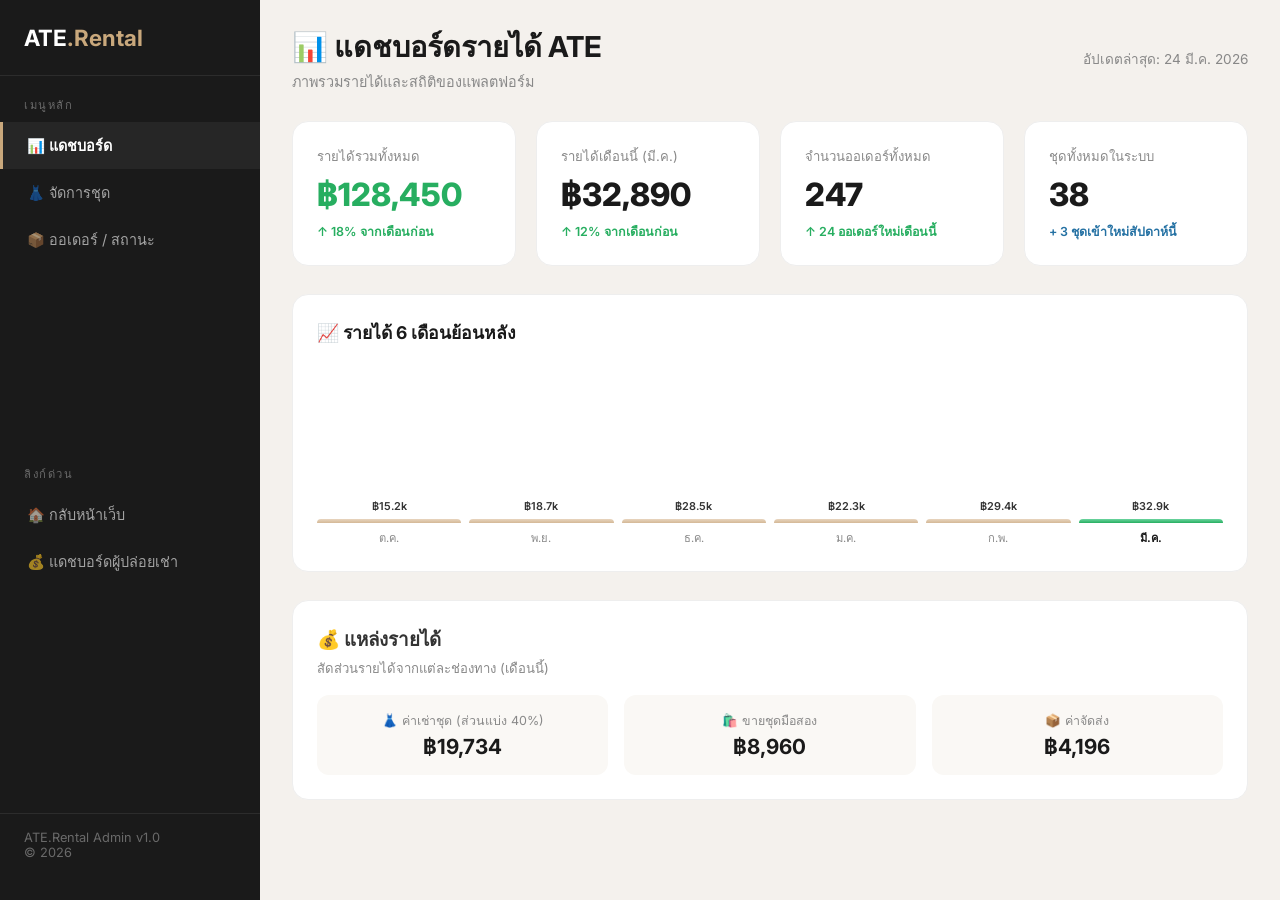
<file: admin.html>
<!DOCTYPE html>
<html lang="th">
<head>
  <meta charset="UTF-8">
  <meta name="viewport" content="width=device-width, initial-scale=1.0">
  <title>Admin Dashboard — ATE.Rental</title>
  <link href="https://fonts.googleapis.com/css2?family=Inter:wght@400;500;600;700;800&display=swap" rel="stylesheet">
  <style>
    :root {
      --dark: #1a1a1a;
      --primary: #c9a87c;
      --primary-dark: #a18259;
      --text: #333;
      --text-light: #888;
      --light: #f8f5f0;
      --radius: 16px;
      --green: #27ae60;
      --orange: #e67e22;
      --red: #e74c3c;
      --blue: #2471a3;
    }
    * { margin:0; padding:0; box-sizing:border-box; }
    body { font-family: 'Inter', sans-serif; background: #f4f1ed; color: var(--text); }

    /* Sidebar */
    .admin-layout { display: flex; min-height: 100vh; }
    .sidebar {
      width: 260px; background: var(--dark); color: #fff; padding: 24px 0;
      position: fixed; top: 0; left: 0; height: 100vh; z-index: 100;
      display: flex; flex-direction: column;
    }
    .sidebar-logo { padding: 0 24px 24px; font-size: 1.4rem; font-weight: 700; border-bottom: 1px solid rgba(255,255,255,0.08); }
    .sidebar-logo span { color: var(--primary); }
    .sidebar-label { font-size: 0.7rem; color: rgba(255,255,255,0.35); text-transform: uppercase; letter-spacing: 1.5px; padding: 20px 24px 8px; }
    .sidebar-nav { list-style: none; flex: 1; }
    .sidebar-nav a {
      display: flex; align-items: center; gap: 12px; padding: 12px 24px;
      color: rgba(255,255,255,0.6); text-decoration: none; font-size: 0.9rem;
      transition: all 0.2s; border-left: 3px solid transparent;
    }
    .sidebar-nav a:hover, .sidebar-nav a.active {
      background: rgba(255,255,255,0.05); color: #fff; border-left-color: var(--primary);
    }
    .sidebar-nav a.active { font-weight: 600; }
    .sidebar-footer { padding: 16px 24px; border-top: 1px solid rgba(255,255,255,0.08); font-size: 0.8rem; color: rgba(255,255,255,0.35); }

    /* Main */
    .main-content { margin-left: 260px; flex: 1; padding: 24px 32px; }
    .page-header { display: flex; justify-content: space-between; align-items: center; margin-bottom: 28px; }
    .page-header h1 { font-size: 1.8rem; color: var(--dark); }
    .page-header p { color: var(--text-light); font-size: 0.9rem; }

    /* Stats Cards */
    .stats-grid { display: grid; grid-template-columns: repeat(4, 1fr); gap: 20px; margin-bottom: 28px; }
    .stat-card {
      background: #fff; border-radius: var(--radius); padding: 24px;
      border: 1px solid #eee; position: relative; overflow: hidden;
    }
    .stat-card::after {
      content: ''; position: absolute; top: 0; right: 0; width: 80px; height: 80px;
      border-radius: 0 0 0 80px; opacity: 0.1;
    }
    .stat-label { font-size: 0.82rem; color: var(--text-light); margin-bottom: 8px; }
    .stat-value { font-size: 2rem; font-weight: 800; color: var(--dark); }
    .stat-change { font-size: 0.78rem; margin-top: 8px; font-weight: 600; }
    .stat-change.up { color: var(--green); }
    .stat-change.down { color: var(--red); }

    /* Chart */
    .chart-section {
      background: #fff; border-radius: var(--radius); padding: 24px;
      border: 1px solid #eee; margin-bottom: 28px;
    }
    .chart-header { display: flex; justify-content: space-between; align-items: center; margin-bottom: 20px; }
    .chart-header h3 { font-size: 1.1rem; color: var(--dark); }
    .chart-bar-container { display: flex; align-items: flex-end; gap: 8px; height: 180px; padding-top: 10px; }
    .chart-bar-wrapper { flex: 1; display: flex; flex-direction: column; align-items: center; gap: 6px; }
    .chart-bar {
      width: 100%; border-radius: 6px 6px 0 0; transition: height 0.6s ease;
      position: relative; min-height: 4px;
    }
    .chart-bar:hover { opacity: 0.85; }
    .chart-bar-label { font-size: 0.7rem; color: var(--text-light); }
    .chart-bar-value { font-size: 0.68rem; color: var(--text); font-weight: 600; }

    /* Table */
    .table-section {
      background: #fff; border-radius: var(--radius); border: 1px solid #eee; margin-bottom: 28px; overflow: hidden;
    }
    .table-header { display: flex; justify-content: space-between; align-items: center; padding: 20px 24px; border-bottom: 1px solid #eee; }
    .table-header h3 { font-size: 1.1rem; color: var(--dark); }
    .admin-table { width: 100%; border-collapse: collapse; }
    .admin-table th {
      text-align: left; padding: 14px 20px; font-size: 0.78rem; color: var(--text-light);
      text-transform: uppercase; letter-spacing: 0.5px; background: #faf8f5; border-bottom: 1px solid #eee;
    }
    .admin-table td { padding: 16px 20px; font-size: 0.88rem; border-bottom: 1px solid #f5f5f5; vertical-align: middle; }
    .admin-table tr:hover { background: #fdfcfa; }
    .admin-table img { width: 48px; height: 48px; object-fit: cover; border-radius: 10px; }

    /* Status Badges */
    .status-badge {
      display: inline-flex; align-items: center; gap: 5px;
      padding: 4px 12px; border-radius: 50px; font-size: 0.75rem; font-weight: 600;
    }
    .status-badge.available { background: #e8f5e9; color: #2e7d32; }
    .status-badge.rented { background: #fff3e0; color: #e65100; }
    .status-badge.shipped { background: #e3f2fd; color: #1565c0; }
    .status-badge.cleaning { background: #fce4ec; color: #c62828; }
    .status-badge.returned { background: #f3e5f5; color: #7b1fa2; }

    /* Buttons */
    .btn-admin {
      padding: 8px 16px; border-radius: 10px; border: none;
      font-size: 0.82rem; font-weight: 600; cursor: pointer; font-family: 'Inter', sans-serif;
      transition: all 0.2s;
    }
    .btn-admin.primary { background: var(--dark); color: #fff; }
    .btn-admin.primary:hover { background: #333; }
    .btn-admin.outline { background: transparent; border: 1.5px solid #ddd; color: var(--text); }
    .btn-admin.outline:hover { border-color: var(--primary); color: var(--primary); }
    .btn-admin.small { padding: 5px 12px; font-size: 0.75rem; }

    /* Status Dropdown */
    .status-select {
      padding: 6px 10px; border-radius: 8px; border: 1.5px solid #ddd; font-size: 0.82rem;
      font-family: 'Inter', sans-serif; cursor: pointer; background: #fff;
    }
    .status-select:focus { outline: none; border-color: var(--primary); }

    /* Modal */
    .admin-modal-overlay {
      position: fixed; top: 0; left: 0; width: 100%; height: 100%;
      background: rgba(0,0,0,0.5); z-index: 1000;
      display: none; align-items: center; justify-content: center;
    }
    .admin-modal-overlay.show { display: flex; }
    .admin-modal {
      background: #fff; border-radius: 20px; width: 560px; max-height: 90vh;
      overflow-y: auto; padding: 32px; position: relative;
    }
    .admin-modal h2 { font-size: 1.3rem; margin-bottom: 20px; color: var(--dark); }
    .form-group { margin-bottom: 16px; }
    .form-group label { display: block; font-size: 0.85rem; font-weight: 600; color: var(--text); margin-bottom: 6px; }
    .form-group input, .form-group select, .form-group textarea {
      width: 100%; padding: 10px 14px; border: 1.5px solid #ddd; border-radius: 10px;
      font-size: 0.9rem; font-family: 'Inter', sans-serif;
    }
    .form-group input:focus, .form-group select:focus, .form-group textarea:focus {
      outline: none; border-color: var(--primary);
    }
    .form-row { display: grid; grid-template-columns: 1fr 1fr; gap: 12px; }
    .modal-close {
      position: absolute; top: 16px; right: 16px; background: #f5f5f5; border: none;
      width: 32px; height: 32px; border-radius: 50%; font-size: 1.1rem; cursor: pointer;
      display: flex; align-items: center; justify-content: center;
    }

    /* Tabs */
    .tab-nav { display: flex; gap: 4px; background: #f5f0eb; border-radius: 12px; padding: 4px; margin-bottom: 24px; width: fit-content; }
    .tab-btn {
      padding: 10px 20px; border: none; background: transparent; border-radius: 8px;
      font-size: 0.88rem; font-weight: 500; cursor: pointer; font-family: 'Inter', sans-serif;
      color: var(--text-light); transition: all 0.2s;
    }
    .tab-btn.active { background: #fff; color: var(--dark); font-weight: 600; box-shadow: 0 2px 8px rgba(0,0,0,0.06); }

    /* Revenue breakdown */
    .revenue-grid { display: grid; grid-template-columns: repeat(3, 1fr); gap: 16px; margin-top: 16px; }
    .revenue-item { padding: 16px; background: #faf8f5; border-radius: 12px; text-align: center; }
    .revenue-item .rev-label { font-size: 0.78rem; color: var(--text-light); margin-bottom: 4px; }
    .revenue-item .rev-value { font-size: 1.3rem; font-weight: 700; color: var(--dark); }

    @media (max-width: 1024px) {
      .stats-grid { grid-template-columns: repeat(2, 1fr); }
      .sidebar { display: none; }
      .main-content { margin-left: 0; }
    }
  </style>
</head>
<body>
  <div class="admin-layout">

    <!-- SIDEBAR -->
    <aside class="sidebar">
      <div class="sidebar-logo">ATE<span>.Rental</span></div>
      <div class="sidebar-label">เมนูหลัก</div>
      <ul class="sidebar-nav">
        <li><a href="#" class="active" onclick="showTab('dashboard')">📊 แดชบอร์ด</a></li>
        <li><a href="#" onclick="showTab('dresses')">👗 จัดการชุด</a></li>
        <li><a href="#" onclick="showTab('orders')">📦 ออเดอร์ / สถานะ</a></li>
      </ul>
      <div class="sidebar-label">ลิงก์ด่วน</div>
      <ul class="sidebar-nav">
        <li><a href="index.html">🏠 กลับหน้าเว็บ</a></li>
        <li><a href="lender.html">💰 แดชบอร์ดผู้ปล่อยเช่า</a></li>
      </ul>
      <div class="sidebar-footer">ATE.Rental Admin v1.0<br>© 2026</div>
    </aside>

    <!-- MAIN CONTENT -->
    <main class="main-content">

      <!-- ===== TAB: DASHBOARD ===== -->
      <div id="tab-dashboard">
        <div class="page-header">
          <div>
            <h1>📊 แดชบอร์ดรายได้ ATE</h1>
            <p>ภาพรวมรายได้และสถิติของแพลตฟอร์ม</p>
          </div>
          <div style="font-size:0.85rem; color:var(--text-light);">อัปเดตล่าสุด: 24 มี.ค. 2026</div>
        </div>

        <!-- Stats Cards -->
        <div class="stats-grid">
          <div class="stat-card">
            <div class="stat-label">รายได้รวมทั้งหมด</div>
            <div class="stat-value" style="color:var(--green);">฿128,450</div>
            <div class="stat-change up">↑ 18% จากเดือนก่อน</div>
          </div>
          <div class="stat-card">
            <div class="stat-label">รายได้เดือนนี้ (มี.ค.)</div>
            <div class="stat-value">฿32,890</div>
            <div class="stat-change up">↑ 12% จากเดือนก่อน</div>
          </div>
          <div class="stat-card">
            <div class="stat-label">จำนวนออเดอร์ทั้งหมด</div>
            <div class="stat-value">247</div>
            <div class="stat-change up">↑ 24 ออเดอร์ใหม่เดือนนี้</div>
          </div>
          <div class="stat-card">
            <div class="stat-label">ชุดทั้งหมดในระบบ</div>
            <div class="stat-value">38</div>
            <div class="stat-change" style="color:var(--blue);">+ 3 ชุดเข้าใหม่สัปดาห์นี้</div>
          </div>
        </div>

        <!-- Revenue Chart -->
        <div class="chart-section">
          <div class="chart-header">
            <h3>📈 รายได้ 6 เดือนย้อนหลัง</h3>
          </div>
          <div class="chart-bar-container">
            <div class="chart-bar-wrapper">
              <div class="chart-bar-value">฿15.2k</div>
              <div class="chart-bar" style="height:48%; background:linear-gradient(to top, #d4b896, #e8d5bf);"></div>
              <div class="chart-bar-label">ต.ค.</div>
            </div>
            <div class="chart-bar-wrapper">
              <div class="chart-bar-value">฿18.7k</div>
              <div class="chart-bar" style="height:58%; background:linear-gradient(to top, #d4b896, #e8d5bf);"></div>
              <div class="chart-bar-label">พ.ย.</div>
            </div>
            <div class="chart-bar-wrapper">
              <div class="chart-bar-value">฿28.5k</div>
              <div class="chart-bar" style="height:85%; background:linear-gradient(to top, #d4b896, #e8d5bf);"></div>
              <div class="chart-bar-label">ธ.ค.</div>
            </div>
            <div class="chart-bar-wrapper">
              <div class="chart-bar-value">฿22.3k</div>
              <div class="chart-bar" style="height:68%; background:linear-gradient(to top, #d4b896, #e8d5bf);"></div>
              <div class="chart-bar-label">ม.ค.</div>
            </div>
            <div class="chart-bar-wrapper">
              <div class="chart-bar-value">฿29.4k</div>
              <div class="chart-bar" style="height:88%; background:linear-gradient(to top, #d4b896, #e8d5bf);"></div>
              <div class="chart-bar-label">ก.พ.</div>
            </div>
            <div class="chart-bar-wrapper">
              <div class="chart-bar-value">฿32.9k</div>
              <div class="chart-bar" style="height:100%; background:linear-gradient(to top, var(--green), #6dd5a0);"></div>
              <div class="chart-bar-label" style="font-weight:700; color:var(--dark);">มี.ค.</div>
            </div>
          </div>
        </div>

        <!-- Revenue Breakdown -->
        <div class="chart-section">
          <h3 style="margin-bottom:4px;">💰 แหล่งรายได้</h3>
          <p style="font-size:0.82rem; color:var(--text-light); margin-bottom:12px;">สัดส่วนรายได้จากแต่ละช่องทาง (เดือนนี้)</p>
          <div class="revenue-grid">
            <div class="revenue-item">
              <div class="rev-label">👗 ค่าเช่าชุด (ส่วนแบ่ง 40%)</div>
              <div class="rev-value">฿19,734</div>
            </div>
            <div class="revenue-item">
              <div class="rev-label">🛍️ ขายชุดมือสอง</div>
              <div class="rev-value">฿8,960</div>
            </div>
            <div class="revenue-item">
              <div class="rev-label">📦 ค่าจัดส่ง</div>
              <div class="rev-value">฿4,196</div>
            </div>
          </div>
        </div>
      </div>

      <!-- ===== TAB: DRESSES ===== -->
      <div id="tab-dresses" style="display:none;">
        <div class="page-header">
          <div>
            <h1>👗 จัดการชุด</h1>
            <p>เพิ่ม แก้ไข อัปเดตชุดทั้งหมดในระบบ</p>
          </div>
          <button class="btn-admin primary" onclick="openAddDressModal()">+ เพิ่มชุดใหม่</button>
        </div>

        <div class="table-section">
          <div class="table-header">
            <h3>ชุดทั้งหมด (38 ชุด)</h3>
            <input type="text" placeholder="🔍 ค้นหาชุด..." style="padding:8px 16px; border-radius:10px; border:1.5px solid #ddd; font-size:0.85rem; width:220px; font-family:'Inter',sans-serif;">
          </div>
          <table class="admin-table">
            <thead>
              <tr>
                <th>ชุด</th>
                <th>ชื่อ</th>
                <th>แบรนด์</th>
                <th>ราคาเช่า</th>
                <th>สถานะ</th>
                <th>เช่าแล้ว</th>
                <th>จัดการ</th>
              </tr>
            </thead>
            <tbody>
              <tr>
                <td><img src="dress1.png" alt=""></td>
                <td><strong>White Ruffle Mini Dress</strong><br><span style="font-size:0.75rem;color:var(--text-light);">S, M, L · ขาว</span></td>
                <td>ATE Original</td>
                <td>฿390 / 3 วัน</td>
                <td><span class="status-badge available">● ว่าง</span></td>
                <td>13 ครั้ง</td>
                <td><button class="btn-admin outline small" onclick="openAddDressModal()">แก้ไข</button></td>
              </tr>
              <tr>
                <td><img src="dress2.png" alt=""></td>
                <td><strong>Chiness Cream Dress</strong><br><span style="font-size:0.75rem;color:var(--text-light);">S · ครีม</span></td>
                <td>iamcoco</td>
                <td>฿550 / 3 วัน</td>
                <td><span class="status-badge rented">● กำลังเช่า</span></td>
                <td>8 ครั้ง</td>
                <td><button class="btn-admin outline small" onclick="openAddDressModal()">แก้ไข</button></td>
              </tr>
              <tr>
                <td><img src="dress3.png" alt=""></td>
                <td><strong>Emerald Satin Cocktail</strong><br><span style="font-size:0.75rem;color:var(--text-light);">S, M, L · เขียว</span></td>
                <td>ATE Original</td>
                <td>฿490 / 3 วัน</td>
                <td><span class="status-badge cleaning">● กำลังซัก</span></td>
                <td>11 ครั้ง</td>
                <td><button class="btn-admin outline small" onclick="openAddDressModal()">แก้ไข</button></td>
              </tr>
              <tr>
                <td><img src="dress4.png" alt=""></td>
                <td><strong>Black Sequin Mini</strong><br><span style="font-size:0.75rem;color:var(--text-light);">XS, S · ดำ</span></td>
                <td>Zara</td>
                <td>฿450 / 3 วัน</td>
                <td><span class="status-badge shipped">● จัดส่งแล้ว</span></td>
                <td>15 ครั้ง</td>
                <td><button class="btn-admin outline small" onclick="openAddDressModal()">แก้ไข</button></td>
              </tr>
              <tr>
                <td><img src="dress5.png" alt=""></td>
                <td><strong>Navy Velvet Evening Gown</strong><br><span style="font-size:0.75rem;color:var(--text-light);">S, M · กรม</span></td>
                <td>ATE Original</td>
                <td>฿590 / 3 วัน</td>
                <td><span class="status-badge available">● ว่าง</span></td>
                <td>15 ครั้ง</td>
                <td><button class="btn-admin outline small" onclick="openAddDressModal()">แก้ไข</button></td>
              </tr>
              <tr>
                <td><img src="dress6.png" alt=""></td>
                <td><strong>Champagne Silk Maxi</strong><br><span style="font-size:0.75rem;color:var(--text-light);">S, M, L · ทอง</span></td>
                <td>ATE Original</td>
                <td>฿590 / 3 วัน</td>
                <td><span class="status-badge returned">● คืนชุดแล้ว</span></td>
                <td>9 ครั้ง</td>
                <td><button class="btn-admin outline small" onclick="openAddDressModal()">แก้ไข</button></td>
              </tr>
            </tbody>
          </table>
        </div>
      </div>

      <!-- ===== TAB: ORDERS ===== -->
      <div id="tab-orders" style="display:none;">
        <div class="page-header">
          <div>
            <h1>📦 ออเดอร์ / อัปเดตสถานะ</h1>
            <p>ติดตามและอัปเดตสถานะออเดอร์ทั้งหมด</p>
          </div>
        </div>

        <div class="table-section">
          <div class="table-header">
            <h3>ออเดอร์ล่าสุด</h3>
            <div style="display:flex; gap:8px;">
              <select class="status-select" id="filterStatus" onchange="filterOrders()">
                <option value="all">ทุกสถานะ</option>
                <option value="pending">รอยืนยัน</option>
                <option value="confirmed">ยืนยันแล้ว</option>
                <option value="shipped">จัดส่งแล้ว</option>
                <option value="cleaning">กำลังซัก</option>
                <option value="returned">คืนชุดแล้ว</option>
              </select>
            </div>
          </div>
          <table class="admin-table" id="ordersTable">
            <thead>
              <tr>
                <th>ออเดอร์</th>
                <th>ลูกค้า</th>
                <th>ชุด</th>
                <th>วันเช่า</th>
                <th>ยอดเงิน</th>
                <th>สถานะ</th>
                <th>อัปเดต</th>
              </tr>
            </thead>
            <tbody>
              <tr data-status="pending">
                <td><strong>ATE-20260324-001</strong></td>
                <td>คุณณัฐนรี ว.<br><span style="font-size:0.75rem;color:var(--text-light);">081-234-5678</span></td>
                <td><div style="display:flex;align-items:center;gap:10px;"><img src="dress1.png" alt=""> White Ruffle Mini</div></td>
                <td>24–26 มี.ค.</td>
                <td>฿440</td>
                <td><span class="status-badge rented">● รอยืนยัน</span></td>
                <td>
                  <select class="status-select" onchange="updateOrderStatus(this)">
                    <option value="pending" selected>รอยืนยัน</option>
                    <option value="confirmed">ยืนยันแล้ว</option>
                    <option value="shipped">จัดส่งแล้ว</option>
                    <option value="returned">คืนชุดแล้ว</option>
                    <option value="cleaning">กำลังซัก</option>
                  </select>
                </td>
              </tr>
              <tr data-status="shipped">
                <td><strong>ATE-20260322-015</strong></td>
                <td>คุณปิยะดา ส.<br><span style="font-size:0.75rem;color:var(--text-light);">089-876-5432</span></td>
                <td><div style="display:flex;align-items:center;gap:10px;"><img src="dress3.png" alt=""> Emerald Satin</div></td>
                <td>22–24 มี.ค.</td>
                <td>฿540</td>
                <td><span class="status-badge shipped">● จัดส่งแล้ว</span></td>
                <td>
                  <select class="status-select" onchange="updateOrderStatus(this)">
                    <option value="pending">รอยืนยัน</option>
                    <option value="confirmed">ยืนยันแล้ว</option>
                    <option value="shipped" selected>จัดส่งแล้ว</option>
                    <option value="returned">คืนชุดแล้ว</option>
                    <option value="cleaning">กำลังซัก</option>
                  </select>
                </td>
              </tr>
              <tr data-status="returned">
                <td><strong>ATE-20260320-012</strong></td>
                <td>คุณสุชาดา ล.<br><span style="font-size:0.75rem;color:var(--text-light);">062-111-2222</span></td>
                <td><div style="display:flex;align-items:center;gap:10px;"><img src="dress5.png" alt=""> Navy Velvet</div></td>
                <td>20–22 มี.ค.</td>
                <td>฿640</td>
                <td><span class="status-badge returned">● คืนชุดแล้ว</span></td>
                <td>
                  <select class="status-select" onchange="updateOrderStatus(this)">
                    <option value="pending">รอยืนยัน</option>
                    <option value="confirmed">ยืนยันแล้ว</option>
                    <option value="shipped">จัดส่งแล้ว</option>
                    <option value="returned" selected>คืนชุดแล้ว</option>
                    <option value="cleaning">กำลังซัก</option>
                  </select>
                </td>
              </tr>
              <tr data-status="cleaning">
                <td><strong>ATE-20260318-009</strong></td>
                <td>คุณชนัญชิดา พ.<br><span style="font-size:0.75rem;color:var(--text-light);">095-333-4444</span></td>
                <td><div style="display:flex;align-items:center;gap:10px;"><img src="dress4.png" alt=""> Black Sequin Mini</div></td>
                <td>18–20 มี.ค.</td>
                <td>฿500</td>
                <td><span class="status-badge cleaning">● กำลังซัก</span></td>
                <td>
                  <select class="status-select" onchange="updateOrderStatus(this)">
                    <option value="pending">รอยืนยัน</option>
                    <option value="confirmed">ยืนยันแล้ว</option>
                    <option value="shipped">จัดส่งแล้ว</option>
                    <option value="returned">คืนชุดแล้ว</option>
                    <option value="cleaning" selected>กำลังซัก</option>
                  </select>
                </td>
              </tr>
              <tr data-status="confirmed">
                <td><strong>ATE-20260324-002</strong></td>
                <td>คุณอารียา ก.<br><span style="font-size:0.75rem;color:var(--text-light);">088-555-6666</span></td>
                <td><div style="display:flex;align-items:center;gap:10px;"><img src="dress6.png" alt=""> Champagne Silk Maxi</div></td>
                <td>25–27 มี.ค.</td>
                <td>฿640</td>
                <td><span class="status-badge available">● ยืนยันแล้ว</span></td>
                <td>
                  <select class="status-select" onchange="updateOrderStatus(this)">
                    <option value="pending">รอยืนยัน</option>
                    <option value="confirmed" selected>ยืนยันแล้ว</option>
                    <option value="shipped">จัดส่งแล้ว</option>
                    <option value="returned">คืนชุดแล้ว</option>
                    <option value="cleaning">กำลังซัก</option>
                  </select>
                </td>
              </tr>
            </tbody>
          </table>
        </div>
      </div>

    </main>
  </div>

  <!-- ADD/EDIT DRESS MODAL -->
  <div class="admin-modal-overlay" id="dressModal">
    <div class="admin-modal">
      <button class="modal-close" onclick="closeDressModal()">✕</button>
      <h2>👗 เพิ่ม / แก้ไขชุด</h2>
      <form onsubmit="saveDress(event)">
        <div class="form-group">
          <label>ชื่อชุด</label>
          <input type="text" placeholder="เช่น White Ruffle Mini Dress" required>
        </div>
        <div class="form-row">
          <div class="form-group">
            <label>แบรนด์</label>
            <input type="text" placeholder="เช่น ATE Original, Zara" required>
          </div>
          <div class="form-group">
            <label>ราคาเช่า (บาท / 3 วัน)</label>
            <input type="number" placeholder="390" required>
          </div>
        </div>
        <div class="form-row">
          <div class="form-group">
            <label>ไซส์</label>
            <input type="text" placeholder="S, M, L">
          </div>
          <div class="form-group">
            <label>สี</label>
            <input type="text" placeholder="ขาว, ดำ, ครีม">
          </div>
        </div>
        <div class="form-row">
          <div class="form-group">
            <label>หมวดหมู่</label>
            <select>
              <option>Casual</option>
              <option>Party</option>
              <option>Premium</option>
              <option>Diner</option>
              <option>Chinese</option>
            </select>
          </div>
          <div class="form-group">
            <label>สถานะ</label>
            <select>
              <option>ว่าง</option>
              <option>กำลังเช่า</option>
              <option>กำลังซัก</option>
              <option>จัดส่งแล้ว</option>
              <option>คืนชุดแล้ว</option>
            </select>
          </div>
        </div>
        <div class="form-group">
          <label>อัปโหลดรูปชุด</label>
          <input type="file" accept="image/*">
        </div>
        <div class="form-group">
          <label>ทริคแต่งตัว (Style Tips)</label>
          <textarea rows="3" placeholder="เช่น แมทช์กับรองเท้าส้นเปลือยสีดำ..."></textarea>
        </div>
        <div style="display:flex; gap:12px; margin-top:20px;">
          <button type="submit" class="btn-admin primary" style="flex:1;">💾 บันทึก</button>
          <button type="button" class="btn-admin outline" style="flex:1;" onclick="closeDressModal()">ยกเลิก</button>
        </div>
      </form>
    </div>
  </div>

  <script>
    // Tab switching
    function showTab(tab) {
      document.querySelectorAll('[id^="tab-"]').forEach(el => el.style.display = 'none');
      document.getElementById('tab-' + tab).style.display = 'block';
      document.querySelectorAll('.sidebar-nav a').forEach(a => a.classList.remove('active'));
      event.target.closest('a').classList.add('active');
    }

    // Modal
    function openAddDressModal() {
      document.getElementById('dressModal').classList.add('show');
    }
    function closeDressModal() {
      document.getElementById('dressModal').classList.remove('show');
    }
    document.getElementById('dressModal').addEventListener('click', function(e) {
      if (e.target === this) closeDressModal();
    });

    // Save dress (mock)
    function saveDress(e) {
      e.preventDefault();
      alert('✅ บันทึกข้อมูลชุดเรียบร้อยแล้ว!');
      closeDressModal();
    }

    // Update order status
    function updateOrderStatus(select) {
      const row = select.closest('tr');
      const badge = row.querySelector('.status-badge');
      const statusMap = {
        'pending': { text: '● รอยืนยัน', class: 'rented' },
        'confirmed': { text: '● ยืนยันแล้ว', class: 'available' },
        'shipped': { text: '● จัดส่งแล้ว', class: 'shipped' },
        'returned': { text: '● คืนชุดแล้ว', class: 'returned' },
        'cleaning': { text: '● กำลังซัก', class: 'cleaning' }
      };
      const status = statusMap[select.value];
      badge.className = 'status-badge ' + status.class;
      badge.textContent = status.text;
      row.setAttribute('data-status', select.value);

      // Flash confirmation
      row.style.background = '#f0fff0';
      setTimeout(() => { row.style.background = ''; }, 1500);
    }

    // Filter orders
    function filterOrders() {
      const filter = document.getElementById('filterStatus').value;
      document.querySelectorAll('#ordersTable tbody tr').forEach(row => {
        if (filter === 'all' || row.getAttribute('data-status') === filter) {
          row.style.display = '';
        } else {
          row.style.display = 'none';
        }
      });
    }
  </script>
</body>
</html>
</file>
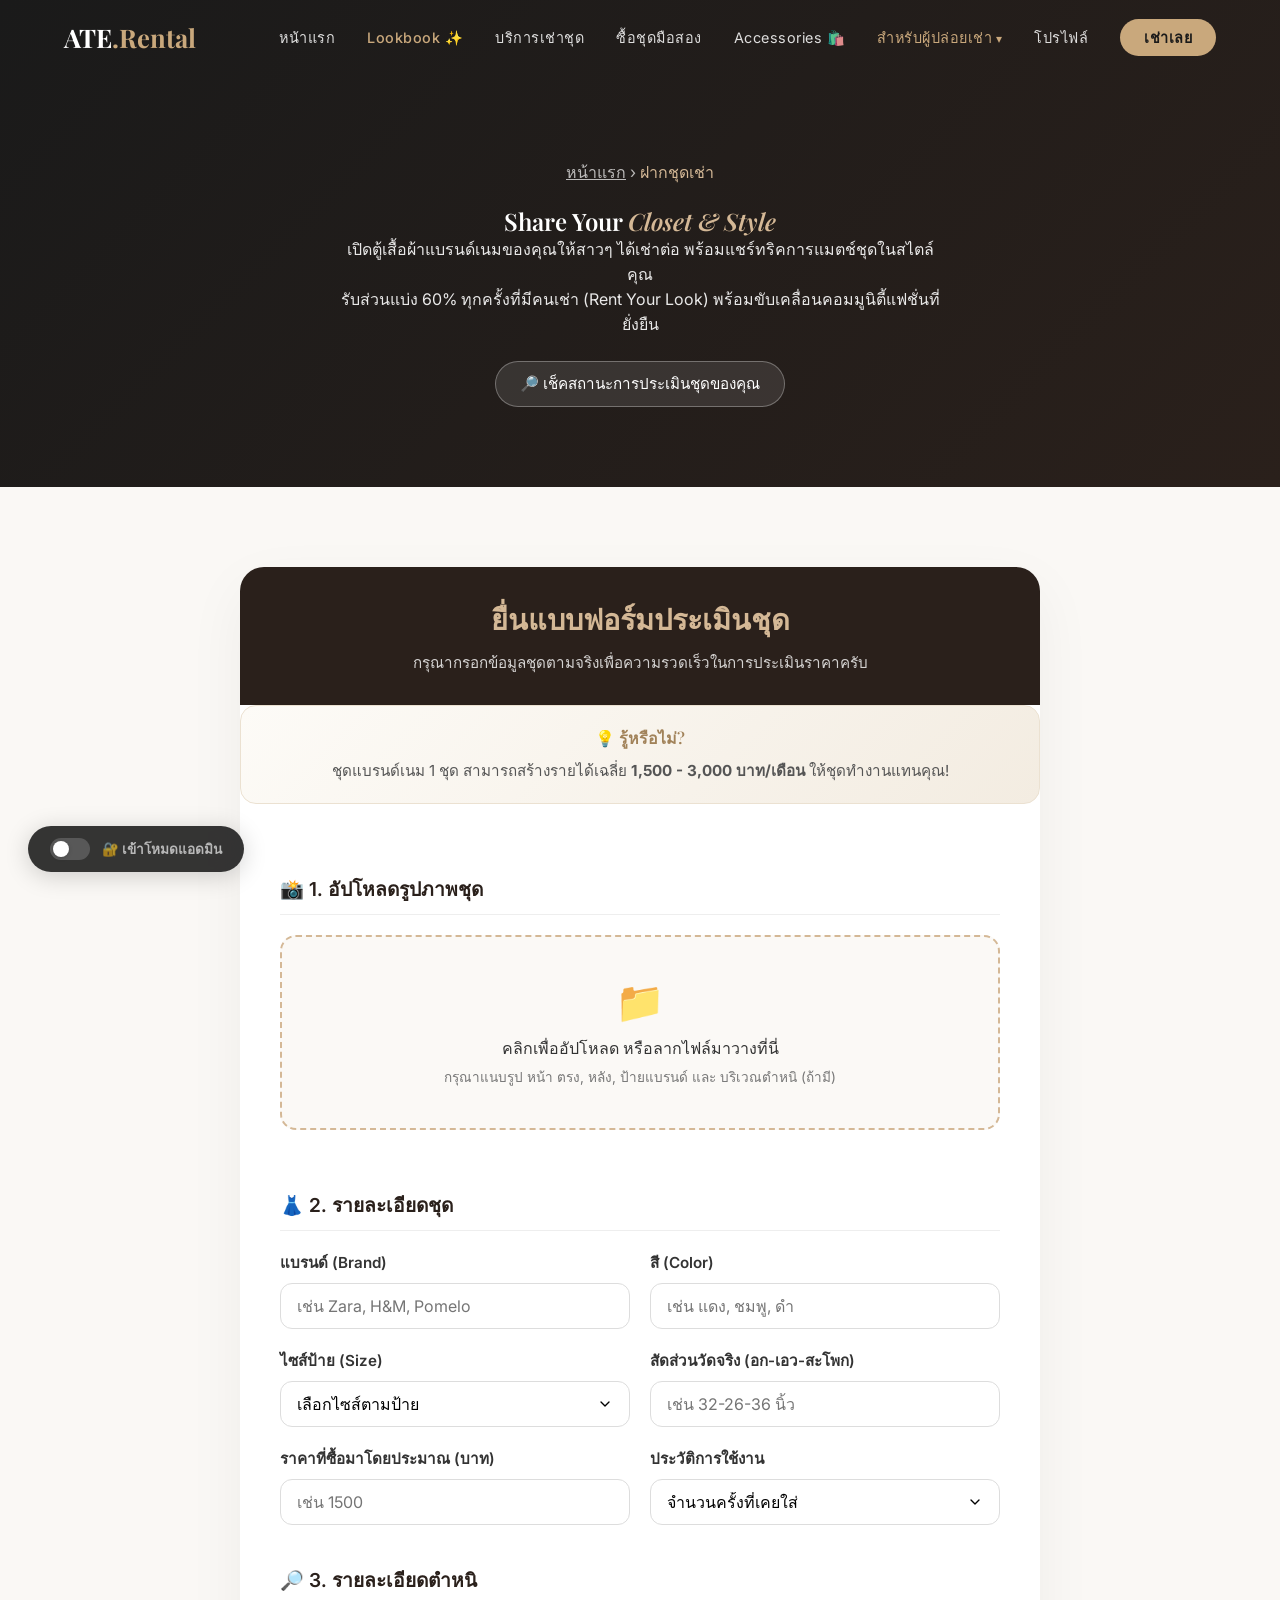
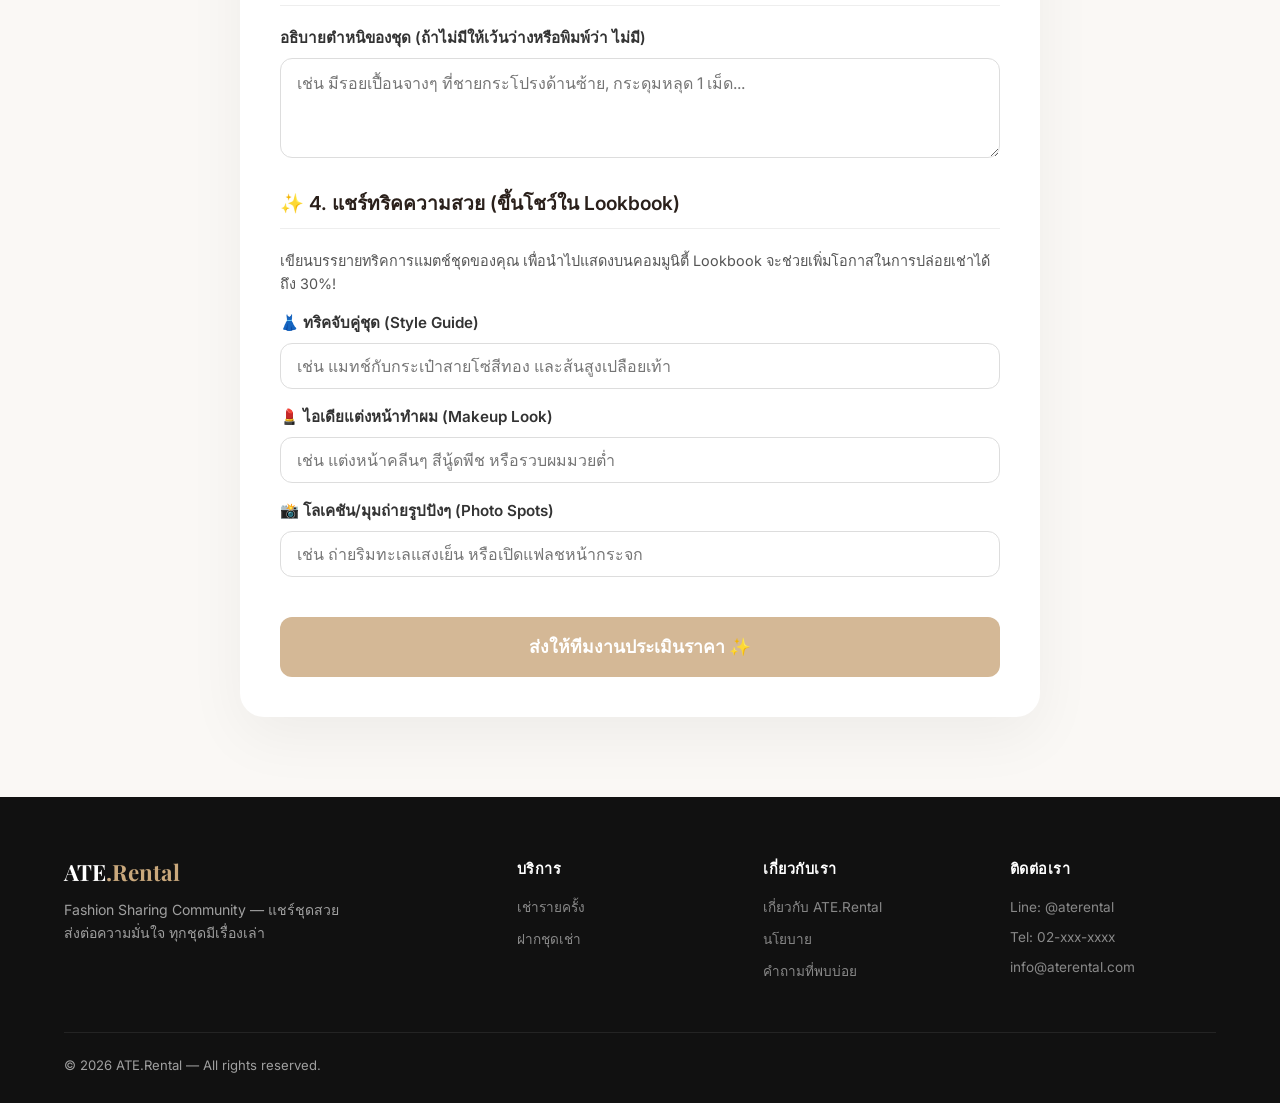
<file: consign.html>
<!DOCTYPE html>
<html lang="th">

<head>
  <meta charset="UTF-8">
  <meta name="viewport" content="width=device-width, initial-scale=1.0">
  <meta name="description" content="ATE.Rental — ฝากชุดเช่ากับเรา เปลี่ยนตู้เสื้อผ้าเป็นรายได้">
  <title>ฝากชุดเช่า (Consignment) — ATE.Rental</title>
  <link rel="stylesheet" href="styles.css">
  <style>
    /* Consign Hero */
    .consign-hero {
      padding: 160px 0 80px;
      background: linear-gradient(135deg, #1a1a1a 0%, #2a201b 100%);
      color: #fff;
      text-align: center;
      position: relative;
    }
    .consign-hero h1 span { color: #d4b896; font-style: italic; }
    
    /* Form Section */
    .consign-main {
      padding: 80px 0;
      background: #faf8f5;
    }
    .consign-container {
      max-width: 800px;
      margin: 0 auto;
      background: #fff;
      border-radius: 24px;
      box-shadow: 0 20px 60px rgba(0,0,0,0.05);
      overflow: hidden;
    }
    .form-header {
      background: #2a201b;
      color: #fff;
      padding: 30px 40px;
      text-align: center;
    }
    .form-header h2 { font-size: 1.8rem; margin-bottom: 8px; color: #d4b896; }
    .form-header p { opacity: 0.8; font-size: 0.95rem; }
    
    .consign-form {
      padding: 40px;
    }
    
    .form-section {
      margin-bottom: 40px;
    }
    .form-section-title {
      font-size: 1.2rem;
      font-weight: 600;
      color: #2a201b;
      margin-bottom: 20px;
      padding-bottom: 10px;
      border-bottom: 1px solid #eee;
      display: flex;
      align-items: center;
      gap: 10px;
    }
    
    /* Upload Zone */
    .upload-zone {
      border: 2px dashed #d4b896;
      border-radius: 16px;
      padding: 40px 20px;
      text-align: center;
      background: #fbf9f6;
      cursor: pointer;
      transition: all 0.3s ease;
      position: relative;
    }
    .upload-zone:hover {
      background: #faf4eb;
      border-color: #b59b7a;
    }
    .upload-icon {
      font-size: 40px;
      margin-bottom: 10px;
      color: #d4b896;
    }
    .upload-text {
      font-weight: 500;
      color: #333;
      margin-bottom: 5px;
    }
    .upload-hint {
      font-size: 0.85rem;
      color: #777;
    }
    .upload-zone input[type="file"] {
      position: absolute;
      top: 0; left: 0; width: 100%; height: 100%;
      opacity: 0; cursor: pointer;
    }
    
    /* Preview Grid */
    .preview-grid {
      display: grid;
      grid-template-columns: repeat(auto-fill, minmax(100px, 1fr));
      gap: 15px;
      margin-top: 20px;
    }
    .preview-box {
      aspect-ratio: 1;
      border-radius: 12px;
      background: #f0f0f0;
      display: flex;
      align-items: center;
      justify-content: center;
      overflow: hidden;
      position: relative;
    }
    .preview-box img {
      width: 100%; height: 100%; object-fit: cover;
    }
    
    /* Grid Layout */
    .form-row {
      display: grid;
      grid-template-columns: 1fr 1fr;
      gap: 20px;
      margin-bottom: 20px;
    }
    @media (max-width: 600px) {
      .form-row { grid-template-columns: 1fr; }
    }
    
    .form-group {
      display: flex;
      flex-direction: column;
      gap: 8px;
    }
    .form-group label {
      font-size: 0.95rem;
      font-weight: 600;
      color: #333;
    }
    .form-control {
      padding: 12px 16px;
      border: 1px solid #ddd;
      border-radius: 12px;
      font-size: 1rem;
      font-family: inherit;
      background: #fff;
      transition: border-color 0.2s;
    }
    .form-control:focus {
      outline: none;
      border-color: #d4b896;
    }
    select.form-control {
      cursor: pointer;
      appearance: none;
      background-image: url("data:image/svg+xml;charset=UTF-8,%3csvg xmlns='http://www.w3.org/2000/svg' viewBox='0 0 24 24' fill='none' stroke='currentColor' stroke-width='2' stroke-linecap='round' stroke-linejoin='round'%3e%3cpolyline points='6 9 12 15 18 9'%3e%3c/polyline%3e%3c/svg%3e");
      background-repeat: no-repeat;
      background-position: right 1rem center;
      background-size: 1em;
    }
    textarea.form-control {
      resize: vertical;
      min-height: 100px;
    }
    
    .submit-btn {
      width: 100%;
      padding: 16px;
      background: #d4b896;
      color: #fff;
      border: none;
      border-radius: 12px;
      font-size: 1.1rem;
      font-weight: 600;
      cursor: pointer;
      transition: all 0.3s ease;
      margin-top: 20px;
    }
    .submit-btn:hover {
      background: #b59b7a;
      transform: translateY(-2px);
    }
    
    /* Success Modal */
    .modal-overlay {
      position: fixed; top: 0; left: 0; width: 100%; height: 100%;
      background: rgba(0,0,0,0.6);
      display: flex; align-items: center; justify-content: center;
      z-index: 10000;
      opacity: 0; pointer-events: none; transition: opacity 0.3s;
    }
    .modal-overlay.show { opacity: 1; pointer-events: auto; }
    .modal-content {
      background: #fff; padding: 40px; border-radius: 24px;
      text-align: center; max-width: 400px; width: 90%;
      transform: translateY(20px); transition: transform 0.3s;
    }
    .modal-overlay.show .modal-content { transform: translateY(0); }
    .success-icon { font-size: 60px; margin-bottom: 20px; display: block; }
    .modal-content h3 { font-size: 1.5rem; margin-bottom: 15px; color: #2a201b; }
    .modal-content p { color: #666; line-height: 1.6; margin-bottom: 25px; }
    
  </style>
</head>

<body>

  <!-- NAVIGATION -->
  <nav id="navbar">
    <div class="container">
      <a href="index.html" class="logo">ATE<span>.Rental</span></a>
      <ul class="nav-links">
        <li><a href="index.html">หน้าแรก</a></li>
        <li><a href="lookbook.html" style="font-weight: 500; color: var(--primary);">Lookbook ✨</a></li>
        <li><a href="rental.html">บริการเช่าชุด</a></li>
        <li><a href="second_hand.html">ซื้อชุดมือสอง</a></li>
        <li><a href="accessories.html">Accessories 🛍️</a></li>
        <li class="dropdown">
          <a href="#" class="dropbtn" style="color:var(--primary)">สำหรับผู้ปล่อยเช่า</a>
          <div class="dropdown-content">
            <a href="consign.html">ฝากชุดเช่า</a>
            <a href="lender.html">แดชบอร์ดรายได้</a>
          </div>
        </li>
        <li><a href="profile.html">โปรไฟล์</a></li>
        <li><a href="rental.html" class="nav-cta">เช่าเลย</a></li>
      </ul>
      <button class="menu-toggle" id="menuToggle" aria-label="Toggle menu">☰</button>
    </div>
  </nav>

  <!-- HERO -->
  <section class="consign-hero">
    <div class="container">
      <div class="breadcrumb" style="margin-bottom: 20px;">
        <a href="index.html" style="color: rgba(255,255,255,0.7);">หน้าแรก</a>
        <span style="color: rgba(255,255,255,0.7);">›</span>
        <span class="current" style="color: #d4b896;">ฝากชุดเช่า</span>
      </div>
      <h1>Share Your <span>Closet & Style</span></h1>
      <p style="max-width: 600px; margin: 0 auto; opacity: 0.9; margin-bottom: 24px;">เปิดตู้เสื้อผ้าแบรนด์เนมของคุณให้สาวๆ ได้เช่าต่อ พร้อมแชร์ทริคการแมตช์ชุดในสไตล์คุณ<br>รับส่วนแบ่ง 60% ทุกครั้งที่มีคนเช่า (Rent Your Look) พร้อมขับเคลื่อนคอมมูนิตี้แฟชั่นที่ยั่งยืน</p>
      <a href="lender.html?tab=evaluated" style="display:inline-block; background:rgba(255,255,255,0.1); border:1px solid rgba(255,255,255,0.3); color:#fff; padding:10px 24px; border-radius:30px; text-decoration:none; font-size:0.95rem; transition:all 0.3s;" onmouseover="this.style.background='rgba(255,255,255,0.2)'" onmouseout="this.style.background='rgba(255,255,255,0.1)'">🔎 เช็คสถานะการประเมินชุดของคุณ</a>
    </div>
  </section>

  <!-- FORM SECTION -->
  <section class="consign-main">
    <div class="container">
      <div class="consign-container">
        <div class="form-header">
          <h2>ยื่นแบบฟอร์มประเมินชุด</h2>
          <p>กรุณากรอกข้อมูลชุดตามจริงเพื่อความรวดเร็วในการประเมินราคาครับ</p>
        </div>
        
        <div style="background: linear-gradient(135deg, #fdfbf7 0%, #f3ece1 100%); padding: 20px; border-radius: 16px; margin-bottom: 30px; border: 1px solid #ebe1d1; text-align: center;">
          <h4 style="color: #a18259; margin-bottom: 8px;">💡 รู้หรือไม่?</h4>
          <p style="color: #555; font-size: 0.95rem; margin: 0;">ชุดแบรนด์เนม 1 ชุด สามารถสร้างรายได้เฉลี่ย <strong>1,500 - 3,000 บาท/เดือน</strong> ให้ชุดทำงานแทนคุณ!</p>
        </div>
        
        <form class="consign-form" id="consignForm" onsubmit="event.preventDefault(); showSuccessModal();">
          
          <!-- Section 1: Photos -->
          <div class="form-section">
            <div class="form-section-title">📸 1. อัปโหลดรูปภาพชุด</div>
            <div class="upload-zone" id="uploadZone">
              <input type="file" multiple accept="image/*" id="fileInput">
              <div class="upload-icon">📁</div>
              <div class="upload-text">คลิกเพื่ออัปโหลด หรือลากไฟล์มาวางที่นี่</div>
              <div class="upload-hint">กรุณาแนบรูป หน้า ตรง, หลัง, ป้ายแบรนด์ และ บริเวณตำหนิ (ถ้ามี)</div>
            </div>
            <div class="preview-grid" id="previewGrid">
              <!-- JS will append previews here -->
            </div>
          </div>

          <!-- Section 2: Details -->
          <div class="form-section">
            <div class="form-section-title">👗 2. รายละเอียดชุด</div>
            <div class="form-row">
              <div class="form-group">
                <label>แบรนด์ (Brand)</label>
                <input type="text" class="form-control" placeholder="เช่น Zara, H&M, Pomelo" required>
              </div>
              <div class="form-group">
                <label>สี (Color)</label>
                <input type="text" class="form-control" placeholder="เช่น แดง, ชมพู, ดำ" required>
              </div>
            </div>
            <div class="form-row">
              <div class="form-group">
                <label>ไซส์ป้าย (Size)</label>
                <select class="form-control" required>
                  <option value="" disabled selected>เลือกไซส์ตามป้าย</option>
                  <option value="XS">XS</option>
                  <option value="S">S</option>
                  <option value="M">M</option>
                  <option value="L">L</option>
                  <option value="XL">XL</option>
                  <option value="Free">Freesize</option>
                </select>
              </div>
              <div class="form-group">
                <label>สัดส่วนวัดจริง (อก-เอว-สะโพก)</label>
                <input type="text" class="form-control" placeholder="เช่น 32-26-36 นิ้ว" required>
              </div>
            </div>
            <div class="form-row">
              <div class="form-group">
                <label>ราคาที่ซื้อมาโดยประมาณ (บาท)</label>
                <input type="number" class="form-control" placeholder="เช่น 1500" required>
              </div>
              <div class="form-group">
                <label>ประวัติการใช้งาน</label>
                <select class="form-control" required>
                  <option value="" disabled selected>จำนวนครั้งที่เคยใส่</option>
                  <option value="0">ของใหม่ป้ายห้อย (ยังไม่เคยใส่)</option>
                  <option value="1">ใส่ 1-3 ครั้ง</option>
                  <option value="2">ใส่ 4-10 ครั้ง</option>
                  <option value="3">ใส่มากกว่า 10 ครั้ง</option>
                </select>
              </div>
            </div>
          </div>

          <!-- Section 3: Defects -->
          <div class="form-section" style="margin-bottom: 30px;">
            <div class="form-section-title">🔎 3. รายละเอียดตำหนิ</div>
            <div class="form-group">
              <label>อธิบายตำหนิของชุด (ถ้าไม่มีให้เว้นว่างหรือพิมพ์ว่า ไม่มี)</label>
              <textarea class="form-control" placeholder="เช่น มีรอยเปื้อนจางๆ ที่ชายกระโปรงด้านซ้าย, กระดุมหลุด 1 เม็ด..."></textarea>
            </div>
          </div>

          <!-- Section 4: Share How To Look (Girlfriend's Guide) -->
          <div class="form-section" style="margin-bottom: 20px;">
            <div class="form-section-title">✨ 4. แชร์ทริคความสวย (ขึ้นโชว์ใน Lookbook)</div>
            <p style="font-size: 0.9rem; color: #555; margin-bottom: 16px;">เขียนบรรยายทริคการแมตช์ชุดของคุณ เพื่อนำไปแสดงบนคอมมูนิตี้ Lookbook จะช่วยเพิ่มโอกาสในการปล่อยเช่าได้ถึง 30%!</p>
            
            <div class="form-group" style="margin-bottom: 16px;">
              <label>👗 ทริคจับคู่ชุด (Style Guide)</label>
              <input type="text" class="form-control" placeholder="เช่น แมทช์กับกระเป๋าสายโซ่สีทอง และส้นสูงเปลือยเท้า">
            </div>
            <div class="form-group" style="margin-bottom: 16px;">
              <label>💄 ไอเดียแต่งหน้าทำผม (Makeup Look)</label>
              <input type="text" class="form-control" placeholder="เช่น แต่งหน้าคลีนๆ สีนู้ดพีช หรือรวบผมมวยต่ำ">
            </div>
            <div class="form-group">
              <label>📸 โลเคชัน/มุมถ่ายรูปปังๆ (Photo Spots)</label>
              <input type="text" class="form-control" placeholder="เช่น ถ่ายริมทะเลแสงเย็น หรือเปิดแฟลชหน้ากระจก">
            </div>
          </div>

          <button type="submit" class="submit-btn" id="submitBtn">ส่งให้ทีมงานประเมินราคา ✨</button>
        </form>
      </div>
    </div>
  </section>

  <!-- SUCCESS MODAL -->
  <div class="modal-overlay" id="successModal">
    <div class="modal-content">
      <span class="success-icon">🎉</span>
      <h3>ขอบคุณที่สนใจฝากชุดเช่า!</h3>
      <p>ระบบได้รับภาพและรายละเอียดชุดของคุณเรียบร้อยแล้ว<br><br>แอดมินกำลังทำการประเมินราคาและจะทำการติดต่อกลับไปหาคุณผ่าน ช่องทางแชท ภายใน 24 ชั่วโมงครับ 💖</p>
      <div style="display:flex; flex-direction:column; gap:12px; margin-top:10px;">
        <a href="lender.html?tab=evaluated" class="submit-btn" style="text-decoration:none; display:inline-block; box-sizing:border-box; margin:0;">ดูสถานะประเมินชุด</a>
        <a href="index.html" style="color:#777; text-decoration:underline; font-size:0.95rem;">กลับหน้าแรก</a>
      </div>
    </div>
  </div>

  <!-- FOOTER -->
  <footer>
    <div class="container">
      <div class="footer-grid">
        <div class="footer-brand">
          <a href="index.html" class="logo">ATE<span>.Rental</span></a>
          <p>Fashion Sharing Community — แชร์ชุดสวย ส่งต่อความมั่นใจ ทุกชุดมีเรื่องเล่า</p>
        </div>
        <div class="footer-col">
          <h4>บริการ</h4>
          <ul>
            <li><a href="rental.html">เช่ารายครั้ง</a></li>
            <li><a href="consign.html">ฝากชุดเช่า</a></li>
          </ul>
        </div>
        <div class="footer-col">
          <h4>เกี่ยวกับเรา</h4>
          <ul>
            <li><a href="#">เกี่ยวกับ ATE.Rental</a></li>
            <li><a href="index.html#policy">นโยบาย</a></li>
            <li><a href="index.html#faq">คำถามที่พบบ่อย</a></li>
          </ul>
        </div>
        <div class="footer-col">
          <h4>ติดต่อเรา</h4>
          <ul>
            <li><a href="#">Line: @aterental</a></li>
            <li><a href="#">Tel: 02-xxx-xxxx</a></li>
            <li><a href="#">info@aterental.com</a></li>
          </ul>
        </div>
      </div>
      <div class="footer-bottom">
        <p>© 2026 ATE.Rental — All rights reserved.</p>
      </div>
    </div>
  </footer>

  <script src="admin-toggle.js"></script>
  <script src="chat.js"></script>
  <script>
    // File Upload Preview Mockup
    const fileInput = document.getElementById('fileInput');
    const previewGrid = document.getElementById('previewGrid');

    fileInput.addEventListener('change', function(e) {
      const files = Array.from(e.target.files);
      files.forEach(file => {
        if (!file.type.match('image.*')) return;
        const reader = new FileReader();
        reader.onload = function(e) {
          const div = document.createElement('div');
          div.className = 'preview-box';
          div.innerHTML = `<img src="${e.target.result}" alt="Preview">`;
          previewGrid.appendChild(div);
        }
        reader.readAsDataURL(file);
      });
    });

    // Modal Logic
    function showSuccessModal() {
      const btn = document.getElementById('submitBtn');
      btn.innerHTML = 'กำลังส่งข้อมูล... ⏳';
      btn.style.opacity = '0.8';
      
      setInterval(() => {
        document.getElementById('successModal').classList.add('show');
        btn.innerHTML = 'ส่งให้ทีมงานประเมินราคา ✨';
        btn.style.opacity = '1';
      }, 1000);
    }

    // Scroll Navbar Setup
    window.addEventListener('scroll', () => { 
        document.getElementById('navbar').classList.toggle('scrolled', window.scrollY > 50);
    });

    // Mobile menu
    document.getElementById('menuToggle').addEventListener('click', () => {
      const links = document.querySelector('.nav-links');
      links.style.display = links.style.display === 'flex' ? 'none' : 'flex';
      links.style.flexDirection = 'column'; links.style.position = 'absolute';
      links.style.top = '100%'; links.style.left = '0'; links.style.width = '100%';
      links.style.background = 'rgba(26,26,26,0.98)'; links.style.padding = '20px';
      links.style.gap = '16px'; links.style.borderRadius = '0 0 16px 16px';
    });
  </script>
</body>
</html>
</file>
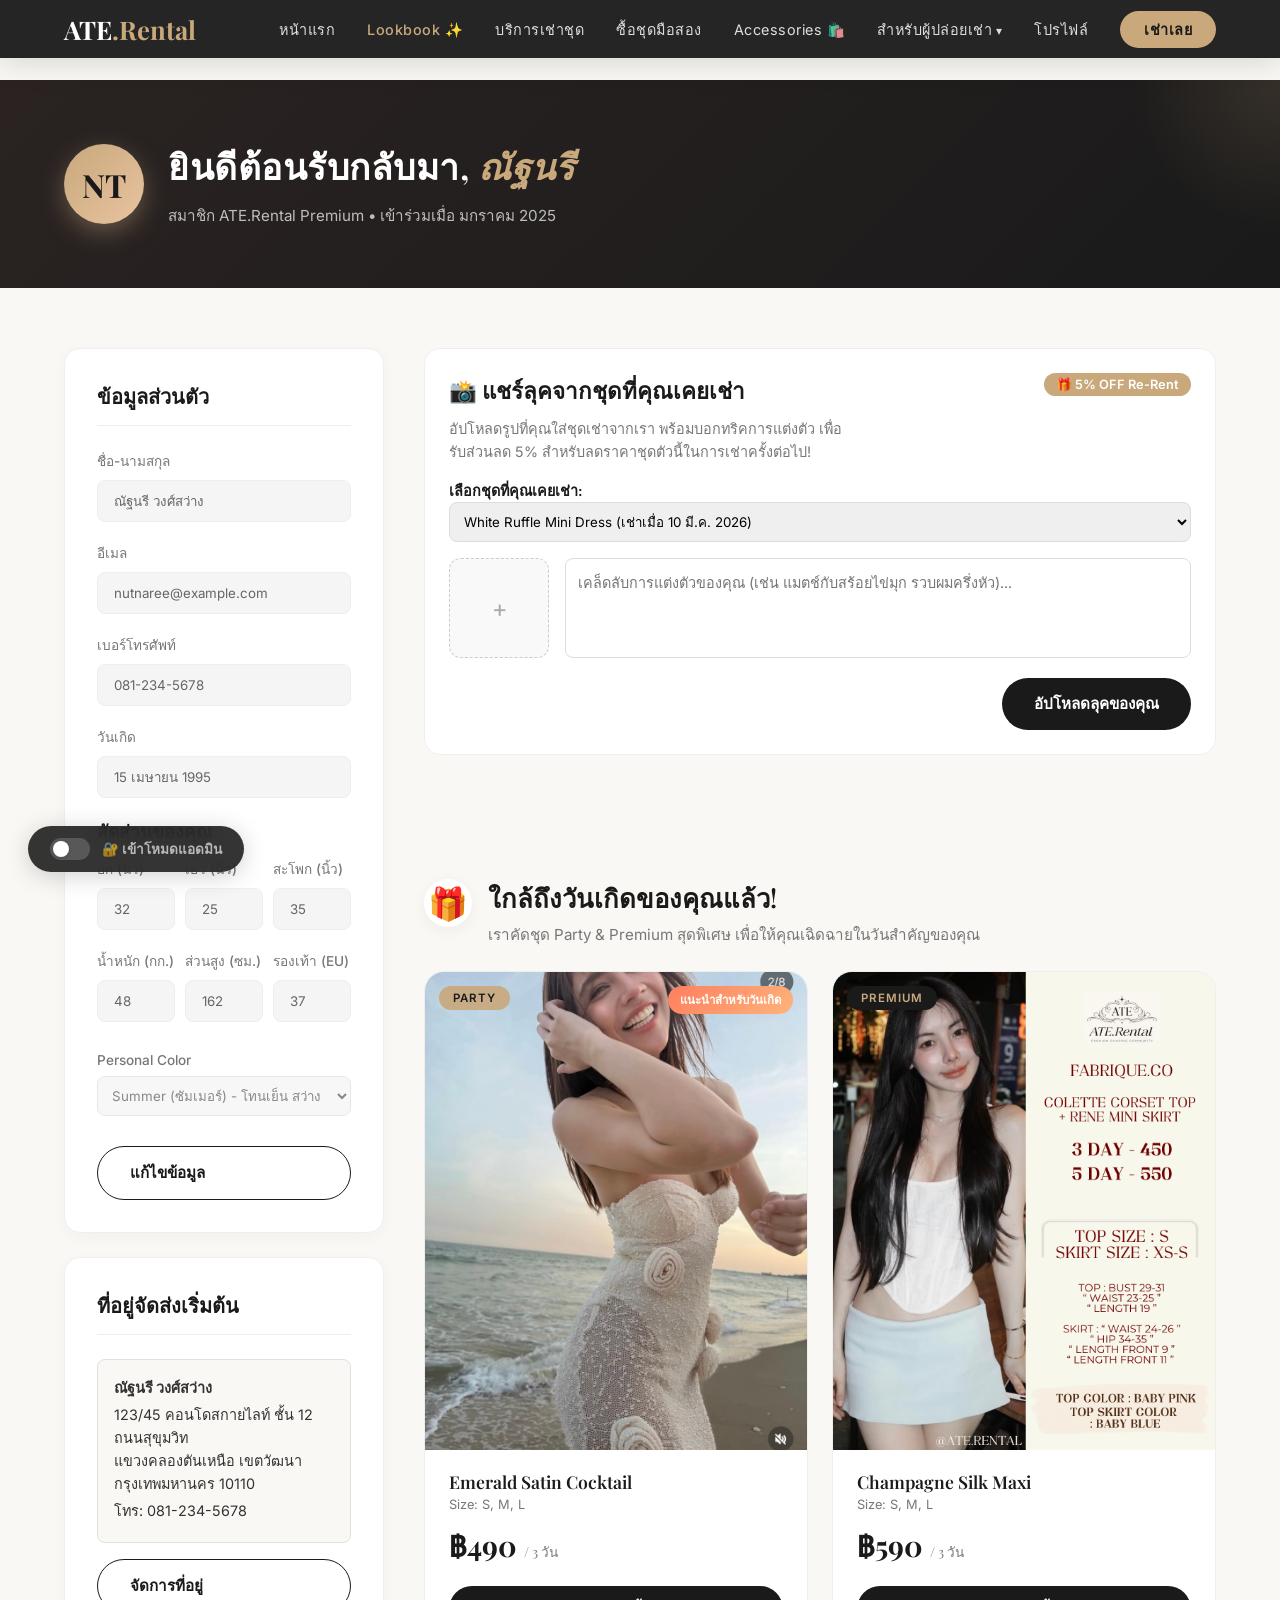
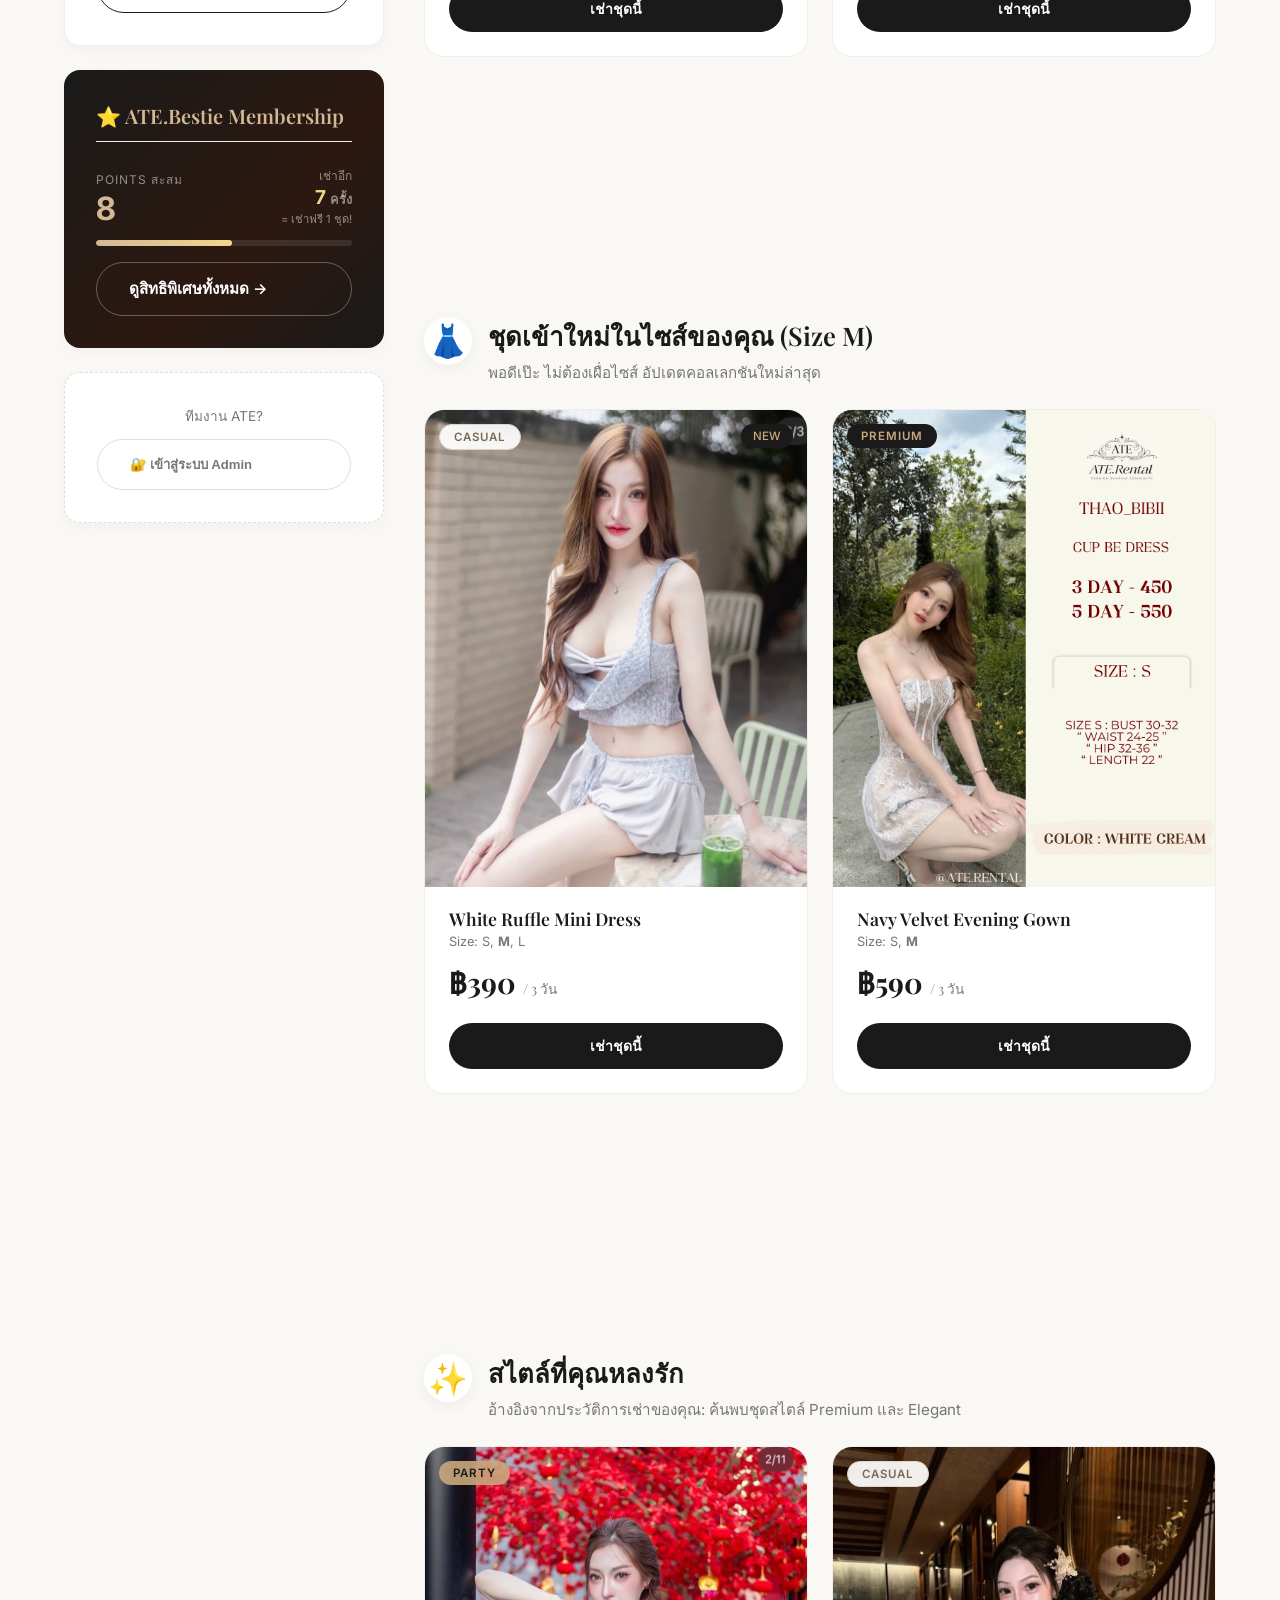
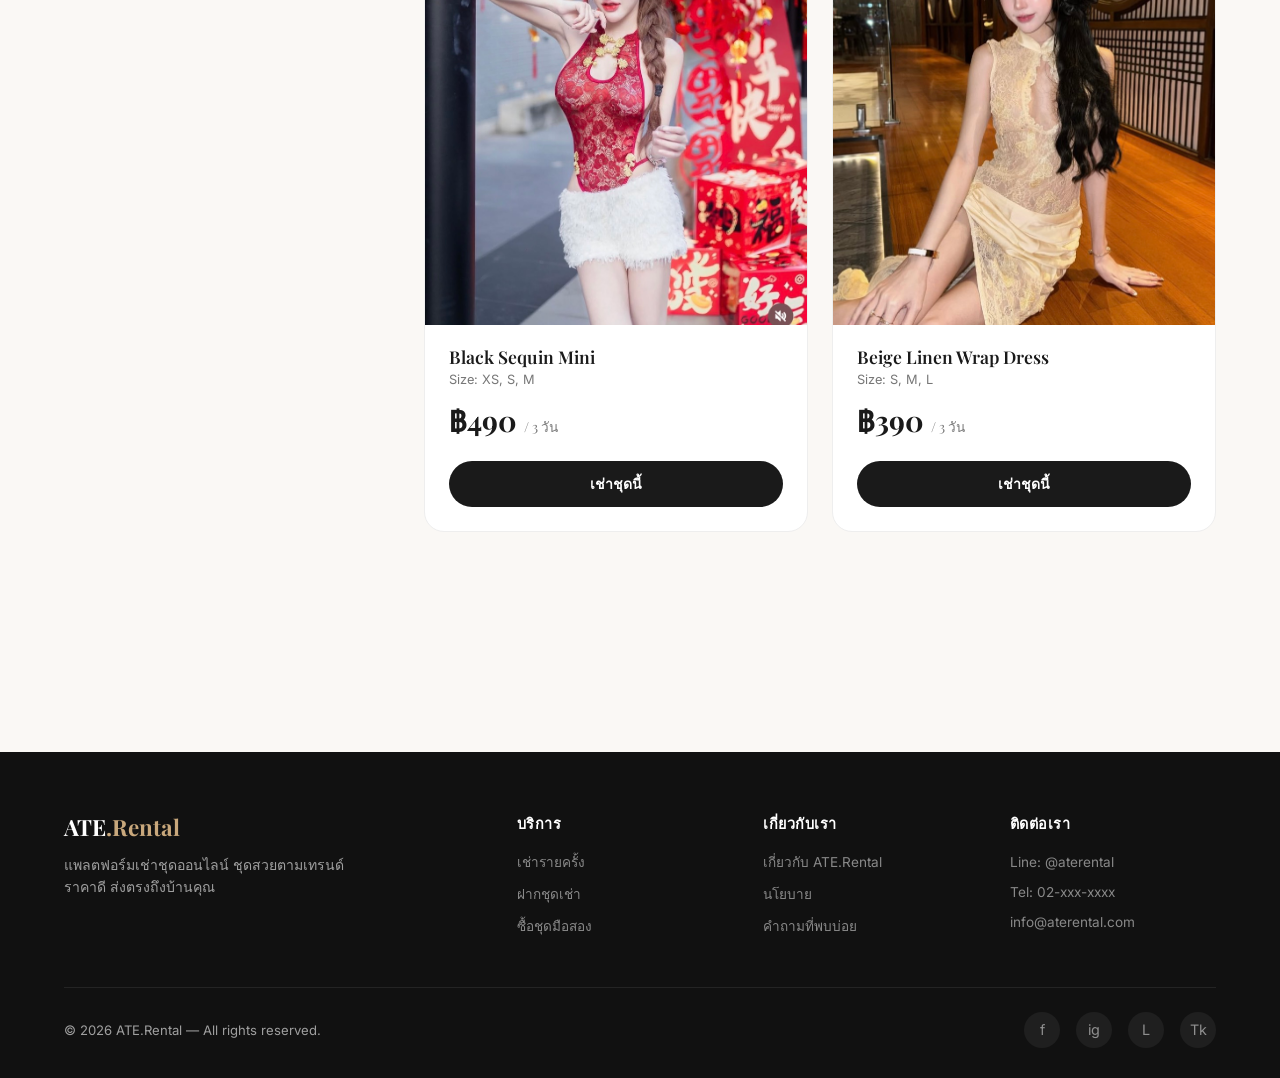
<file: profile.html>
<!DOCTYPE html>
<html lang="th">

<head>
  <meta charset="UTF-8">
  <meta name="viewport" content="width=device-width, initial-scale=1.0">
  <meta name="description"
    content="ATE.Rental Profile - จัดการข้อมูลส่วนตัวและดูชุดที่คัดสรรพิเศษสำหรับคุณ">
  <title>โปรไฟล์ของคุณ — ATE.Rental</title>
  <link rel="stylesheet" href="styles.css">
  <link rel="stylesheet" href="profile.css">
</head>

<body>

  <!-- NAVIGATION -->
  <nav id="navbar" class="scrolled">
    <div class="container">
      <a href="index.html" class="logo">ATE<span>.Rental</span></a>
      <ul class="nav-links">
        <li><a href="index.html">หน้าแรก</a></li>
        <li><a href="lookbook.html" style="font-weight: 500; color: var(--primary);">Lookbook ✨</a></li>
        <li><a href="rental.html">บริการเช่าชุด</a></li>
        <li><a href="second_hand.html">ซื้อชุดมือสอง</a></li>
        <li><a href="accessories.html">Accessories 🛍️</a></li>
        <li class="dropdown">
          <a href="#" class="dropbtn">สำหรับผู้ปล่อยเช่า</a>
          <div class="dropdown-content">
            <a href="consign.html">ฝากชุดเช่า</a>
            <a href="lender.html">แดชบอร์ดรายได้</a>
          </div>
        </li>
        <li><a href="profile.html">โปรไฟล์</a></li>
        <li><a href="rental.html" class="nav-cta">เช่าเลย</a></li>
      </ul>
      <button class="menu-toggle" id="menuToggle" aria-label="Toggle menu">☰</button>
    </div>
  </nav>

  <!-- PROFILE HEADER -->
  <header class="profile-header">
    <div class="container">
      <div class="profile-user">
        <div class="profile-avatar">
          <span>NT</span>
        </div>
        <div class="profile-greeting">
          <h1>ยินดีต้อนรับกลับมา, <span>ณัฐนรี</span></h1>
          <p>สมาชิก ATE.Rental Premium • เข้าร่วมเมื่อ มกราคม 2025</p>
        </div>
      </div>
    </div>
  </header>

  <main class="profile-main container">
    <!-- SIDEBAR / SETTINGS -->
    <aside class="profile-sidebar">
      <section class="settings-card animate">
        <h2>ข้อมูลส่วนตัว</h2>
        <form class="profile-form">
          <div class="form-group">
            <label>ชื่อ-นามสกุล</label>
            <input type="text" value="ณัฐนรี วงศ์สว่าง" disabled>
          </div>
          <div class="form-group">
            <label>อีเมล</label>
            <input type="email" value="nutnaree@example.com" disabled>
          </div>
          <div class="form-group">
            <label>เบอร์โทรศัพท์</label>
            <input type="tel" value="081-234-5678" disabled>
          </div>
          <div class="form-group">
            <label>วันเกิด</label>
            <input type="text" value="15 เมษายน 1995" disabled>
          </div>
          
          <h3 style="margin-top:20px; margin-bottom:12px; font-size:1.1rem; color:var(--dark);">สัดส่วนของคุณ</h3>
          <div class="form-row" style="display:grid; grid-template-columns:1fr 1fr 1fr; gap:10px;">
            <div class="form-group">
              <label>อก (นิ้ว)</label>
              <input type="number" value="32" disabled>
            </div>
            <div class="form-group">
              <label>เอว (นิ้ว)</label>
              <input type="number" value="25" disabled>
            </div>
            <div class="form-group">
              <label>สะโพก (นิ้ว)</label>
              <input type="number" value="35" disabled>
            </div>
          </div>
          <div class="form-row" style="display:grid; grid-template-columns:1fr 1fr 1fr; gap:10px;">
            <div class="form-group">
              <label>น้ำหนัก (กก.)</label>
              <input type="number" value="48" disabled>
            </div>
            <div class="form-group">
              <label>ส่วนสูง (ซม.)</label>
              <input type="number" value="162" disabled>
            </div>
            <div class="form-group">
              <label>รองเท้า (EU)</label>
              <input type="number" value="37" disabled>
            </div>
          </div>
          
          <div class="form-group" style="margin-top:10px;">
            <label>Personal Color</label>
            <select disabled style="width:100%; padding:10px; border-radius:8px; border:1px solid #ddd; background:#f5f5f5; color:#555; font-family:'Inter',sans-serif;">
              <option value="spring">Spring (สปริง) - โทนสว่าง อบอุ่น</option>
              <option value="summer" selected>Summer (ซัมเมอร์) - โทนเย็น สว่าง</option>
              <option value="autumn">Autumn (ออทัมน์) - โทนเข้ม อบอุ่น</option>
              <option value="winter">Winter (วินเทอร์) - โทนเย็น สีชัดเจน</option>
              <option value="unknown">ยังไม่ทราบ</option>
            </select>
          </div>

          <button type="button" class="btn btn-outline" style="color:var(--dark); border-color:var(--dark); width: 100%; margin-top: 10px;">แก้ไขข้อมูล</button>
        </form>
      </section>

      <section class="settings-card animate">
        <h2>ที่อยู่จัดส่งเริ่มต้น</h2>
        <div class="address-box">
          <p><strong>ณัฐนรี วงศ์สว่าง</strong></p>
          <p>123/45 คอนโดสกายไลท์ ชั้น 12 ถนนสุขุมวิท<br>แขวงคลองตันเหนือ เขตวัฒนา<br>กรุงเทพมหานคร 10110</p>
          <p>โทร: 081-234-5678</p>
        </div>
        <button type="button" class="btn btn-outline" style="color:var(--dark); border-color:var(--dark); width: 100%; margin-top: 16px;">จัดการที่อยู่</button>
      </section>

      <section class="settings-card animate" style="background: linear-gradient(135deg, #1a1a1a 0%, #2c1810 60%, #1a1a1a 100%); color:#fff; border:none;">
        <h2 style="color:#d4b896;">⭐ ATE.Bestie Membership</h2>
        <div style="display:flex; justify-content:space-between; align-items:flex-end; margin-bottom:12px;">
          <div>
            <div style="font-size:0.75rem; color:rgba(255,255,255,0.5); text-transform:uppercase; letter-spacing:1px;">Points สะสม</div>
            <div style="font-size:2rem; font-weight:700; color:#d4b896;">8</div>
          </div>
          <div style="text-align:right;">
            <div style="font-size:0.75rem; color:rgba(255,255,255,0.5);">เช่าอีก</div>
            <div style="font-size:1.2rem; font-weight:700; color:#f0d78c;">7 <span style="font-size:0.8rem; color:rgba(255,255,255,0.5);">ครั้ง</span></div>
            <div style="font-size:0.7rem; color:rgba(255,255,255,0.5);">= เช่าฟรี 1 ชุด!</div>
          </div>
        </div>
        <div style="height:6px; background:rgba(255,255,255,0.1); border-radius:10px; overflow:hidden; margin-bottom:16px;">
          <div style="height:100%; width:53%; background:linear-gradient(90deg, #d4b896, #f0d78c); border-radius:10px;"></div>
        </div>
        <a href="membership.html" class="btn btn-outline" style="width:100%; border-color:rgba(255,255,255,0.3); color:#fff; text-align:center;">ดูสิทธิพิเศษทั้งหมด →</a>
      </section>

      <section class="settings-card animate" id="adminSection" style="display:none; border: 1.5px solid #e74c3c;">
        <h2 style="color:#e74c3c;">🔧 Admin Mode</h2>
        <p style="font-size:0.85rem; color:var(--text-light); margin-bottom:12px;">คุณมีสิทธิ์ผู้ดูแลระบบ</p>
        <a href="admin.html" class="btn btn-outline" style="width:100%; border-color:#e74c3c; color:#e74c3c; text-align:center; margin-bottom:8px;">เข้าหน้า Admin Dashboard</a>
        <button type="button" class="btn btn-outline" style="width:100%; border-color:#ddd; color:var(--text-light); font-size:0.82rem;" onclick="toggleAdminMode()">ออกจาก Admin Mode</button>
      </section>

      <section class="settings-card animate" id="loginAdminSection" style="display:none; border: 1px dashed #ddd;">
        <p style="font-size:0.85rem; color:var(--text-light); text-align:center; margin-bottom:12px;">ทีมงาน ATE?</p>
        <button type="button" class="btn btn-outline" style="width:100%; border-color:#ddd; color:var(--text-light); font-size:0.82rem;" onclick="toggleAdminMode()">🔐 เข้าสู่ระบบ Admin</button>
      </section>

      <script>
        // Show/hide admin section based on mode
        if (typeof isAdminMode === 'function' && isAdminMode()) {
          document.getElementById('adminSection').style.display = 'block';
        } else {
          document.getElementById('loginAdminSection').style.display = 'block';
        }
      </script>
    </aside>

    <!-- PERSONALIZED RECOMMENDATIONS -->
    <div class="profile-content">
      
      <!-- SHARE YOUR LOOK -->
      <section class="share-look-section animate" style="background:#fff; padding:24px; border-radius:var(--radius); margin-bottom: 24px; border: 1px solid #eee;">
        <div style="display:flex; justify-content:space-between; align-items:flex-start; margin-bottom:16px;">
          <div>
            <h2 style="font-size:1.4rem; color:var(--dark); margin-bottom:8px;">📸 แชร์ลุคจากชุดที่คุณเคยเช่า</h2>
            <p style="font-size:0.9rem; color:var(--text-light); max-width:400px;">
              อัปโหลดรูปที่คุณใส่ชุดเช่าจากเรา พร้อมบอกทริคการแต่งตัว เพื่อรับส่วนลด 5% สำหรับลดราคาชุดตัวนี้ในการเช่าครั้งต่อไป!
            </p>
          </div>
          <div style="background:var(--primary); color:#fff; padding:4px 12px; border-radius:50px; font-size:0.8rem; font-weight:600;">🎁 5% OFF Re-Rent</div>
        </div>
        
        <form style="display:flex; flex-direction:column; gap:16px;">
          <div class="form-group">
            <label style="font-size:0.9rem; font-weight:600; color:var(--dark);">เลือกชุดที่คุณเคยเช่า:</label>
            <select style="width:100%; padding:10px; border-radius:8px; border:1px solid #ddd; font-family:'Inter',sans-serif;">
              <option>White Ruffle Mini Dress (เช่าเมื่อ 10 มี.ค. 2026)</option>
              <option>Navy Velvet Evening Gown (เช่าเมื่อ 15 ก.พ. 2026)</option>
            </select>
          </div>
          <div style="display:flex; gap:16px; align-items:flex-start;">
            <div style="width:100px; height:100px; background:#f9f9f9; border:1px dashed #ccc; border-radius:12px; display:flex; align-items:center; justify-content:center; flex-shrink:0; cursor:pointer;" onclick="document.getElementById('lookInput').click()">
              <span style="font-size:1.5rem; color:#aaa;">+</span>
              <input type="file" id="lookInput" hidden accept="image/*">
            </div>
            <div style="flex:1;">
              <textarea placeholder="เคล็ดลับการแต่งตัวของคุณ (เช่น แมตช์กับสร้อยไข่มุก รวบผมครึ่งหัว)..." style="width:100%; height:100px; padding:12px; border:1px solid #ddd; border-radius:8px; font-family:'Inter',sans-serif; resize:none; font-size:0.9rem;" required></textarea>
            </div>
          </div>
          <button type="button" class="btn btn-dark" style="align-self:flex-end;" onclick="alert('ขอบคุณที่แชร์ลุคสวยๆ! คูปองส่วนลด 5% สำหรับเช่าชุดนี้ซ้ำ ถูกส่งเข้าบัญชีของคุณแล้ว')">อัปโหลดลุคของคุณ</button>
        </form>
      </section>
      
      <!-- BIRTHDAY REC -->
      <section class="rec-section animate">
        <div class="rec-header">
          <div class="rec-icon">🎁</div>
          <div class="rec-title">
            <h2>ใกล้ถึงวันเกิดของคุณแล้ว!</h2>
            <p>เราคัดชุด Party & Premium สุดพิเศษ เพื่อให้คุณเฉิดฉายในวันสำคัญของคุณ</p>
          </div>
        </div>
        <div class="catalog-grid">
          <div class="product-card">
            <div class="product-img"><img src="dress3.png" alt="Emerald Satin Cocktail" loading="lazy">
              <span class="product-badge party">Party</span>
              <span class="product-days birthday-badge">แนะนำสำหรับวันเกิด</span>
            </div>
            <div class="product-info">
              <h3>Emerald Satin Cocktail</h3>
              <p class="product-size">Size: S, M, L</p>
              <div class="product-price">฿490 <span>/ 3 วัน</span></div>
              <a href="#" class="btn btn-dark" onclick="goToCheckout(this); return false;">เช่าชุดนี้</a>
            </div>
          </div>
          <div class="product-card">
            <div class="product-img"><img src="dress6.png" alt="Champagne Silk Maxi" loading="lazy">
              <span class="product-badge premium">Premium</span>
            </div>
            <div class="product-info">
              <h3>Champagne Silk Maxi</h3>
              <p class="product-size">Size: S, M, L</p>
              <div class="product-price">฿590 <span>/ 3 วัน</span></div>
              <a href="#" class="btn btn-dark" onclick="goToCheckout(this); return false;">เช่าชุดนี้</a>
            </div>
          </div>
        </div>
      </section>

      <!-- SIZE REC -->
      <section class="rec-section animate">
        <div class="rec-header">
          <div class="rec-icon">👗</div>
          <div class="rec-title">
            <h2>ชุดเข้าใหม่ในไซส์ของคุณ (Size M)</h2>
            <p>พอดีเป๊ะ ไม่ต้องเผื่อไซส์ อัปเดตคอลเลกชันใหม่ล่าสุด</p>
          </div>
        </div>
        <div class="catalog-grid">
          <div class="product-card">
            <div class="product-img"><img src="dress1.png" alt="White Ruffle Mini Dress" loading="lazy">
              <span class="product-badge casual">Casual</span>
              <span class="product-days new-badge">NEW</span>
            </div>
            <div class="product-info">
              <h3>White Ruffle Mini Dress</h3>
              <p class="product-size">Size: S, <strong>M</strong>, L</p>
              <div class="product-price">฿390 <span>/ 3 วัน</span></div>
              <a href="#" class="btn btn-dark" onclick="goToCheckout(this); return false;">เช่าชุดนี้</a>
            </div>
          </div>
          <div class="product-card">
            <div class="product-img"><img src="dress5.png" alt="Navy Velvet Evening Gown" loading="lazy">
              <span class="product-badge premium">Premium</span>
            </div>
            <div class="product-info">
              <h3>Navy Velvet Evening Gown</h3>
              <p class="product-size">Size: S, <strong>M</strong></p>
              <div class="product-price">฿590 <span>/ 3 วัน</span></div>
              <a href="#" class="btn btn-dark" onclick="goToCheckout(this); return false;">เช่าชุดนี้</a>
            </div>
          </div>
        </div>
      </section>

      <!-- STYLE REC -->
      <section class="rec-section animate">
        <div class="rec-header">
          <div class="rec-icon">✨</div>
          <div class="rec-title">
            <h2>สไตล์ที่คุณหลงรัก</h2>
            <p>อ้างอิงจากประวัติการเช่าของคุณ: ค้นพบชุดสไตล์ Premium และ Elegant</p>
          </div>
        </div>
        <div class="catalog-grid">
          <div class="product-card">
            <div class="product-img"><img src="dress4.png" alt="Black Sequin Mini" loading="lazy">
              <span class="product-badge party">Party</span>
            </div>
            <div class="product-info">
              <h3>Black Sequin Mini</h3>
              <p class="product-size">Size: XS, S, M</p>
              <div class="product-price">฿490 <span>/ 3 วัน</span></div>
              <a href="#" class="btn btn-dark" onclick="goToCheckout(this); return false;">เช่าชุดนี้</a>
            </div>
          </div>
          <div class="product-card">
            <div class="product-img"><img src="dress2.png" alt="Beige Linen Wrap Dress" loading="lazy">
              <span class="product-badge casual">Casual</span>
            </div>
            <div class="product-info">
              <h3>Beige Linen Wrap Dress</h3>
              <p class="product-size">Size: S, M, L</p>
              <div class="product-price">฿390 <span>/ 3 วัน</span></div>
              <a href="#" class="btn btn-dark" onclick="goToCheckout(this); return false;">เช่าชุดนี้</a>
            </div>
          </div>
        </div>
      </section>

    </div>
  </main>

  <!-- FOOTER -->
  <footer>
    <div class="container">
      <div class="footer-grid">
        <div class="footer-brand">
          <a href="index.html" class="logo">ATE<span>.Rental</span></a>
          <p>แพลตฟอร์มเช่าชุดออนไลน์ ชุดสวยตามเทรนด์ ราคาดี ส่งตรงถึงบ้านคุณ</p>
        </div>
        <div class="footer-col">
          <h4>บริการ</h4>
          <ul>
            <li><a href="rental.html">เช่ารายครั้ง</a></li>
            <li><a href="index.html#consign">ฝากชุดเช่า</a></li>
            <li><a href="second_hand.html">ซื้อชุดมือสอง</a></li>
          </ul>
        </div>
        <div class="footer-col">
          <h4>เกี่ยวกับเรา</h4>
          <ul>
            <li><a href="#">เกี่ยวกับ ATE.Rental</a></li>
            <li><a href="index.html#policy">นโยบาย</a></li>
            <li><a href="index.html#faq">คำถามที่พบบ่อย</a></li>
          </ul>
        </div>
        <div class="footer-col">
          <h4>ติดต่อเรา</h4>
          <ul>
            <li><a href="#">Line: @aterental</a></li>
            <li><a href="#">Tel: 02-xxx-xxxx</a></li>
            <li><a href="#">info@aterental.com</a></li>
          </ul>
        </div>
      </div>
      <div class="footer-bottom">
        <p>© 2026 ATE.Rental — All rights reserved.</p>
        <div class="social-links">
          <a href="#" aria-label="Facebook">f</a>
          <a href="#" aria-label="Instagram">ig</a>
          <a href="#" aria-label="Line">L</a>
          <a href="#" aria-label="TikTok">Tk</a>
        </div>
      </div>
    </div>
  </footer>

  <script>
    // ===== Checkout Navigation =====
    function goToCheckout(btn) {
      const card = btn.closest('.wishlist-card') || btn.closest('.history-card') || btn.closest('.product-card');
      if (!card) return;
      
      const name = card.querySelector('h4') ? card.querySelector('h4').textContent.trim() : 
                   (card.querySelector('h3') ? card.querySelector('h3').textContent.trim() : '');
                   
      const priceText = card.querySelector('.product-price') ? card.querySelector('.product-price').textContent : 
                        (card.querySelector('p') ? card.querySelector('p').textContent : '');
                        
      const price = priceText.match(/\d+/) ? priceText.match(/\d+/)[0] : '';
      const img = card.querySelector('img') ? card.querySelector('img').getAttribute('src') : '';
      
      const params = new URLSearchParams({
        name, price, image: img
      });
      window.location.href = `checkout.html?${params.toString()}`;
    }

    // Navigation toggle
    document.getElementById('menuToggle').addEventListener('click', () => {
      const links = document.querySelector('.nav-links');
      links.style.display = links.style.display === 'flex' ? 'none' : 'flex';
      links.style.flexDirection = 'column'; links.style.position = 'absolute';
      links.style.top = '100%'; links.style.left = '0'; links.style.width = '100%';
      links.style.background = 'rgba(26,26,26,0.98)'; links.style.padding = '20px';
      links.style.gap = '16px'; links.style.borderRadius = '0 0 16px 16px';
    });

    // Scroll animations
    const observer = new IntersectionObserver((entries) => {
      entries.forEach(e => { if (e.isIntersecting) { e.target.classList.add('visible'); observer.unobserve(e.target) } })
    }, { threshold: 0.1, rootMargin: '0px 0px -50px 0px' });
    document.querySelectorAll('.animate').forEach(el => observer.observe(el));
  </script>

  <script src="admin-toggle.js"></script>
</body>
</html>
</file>
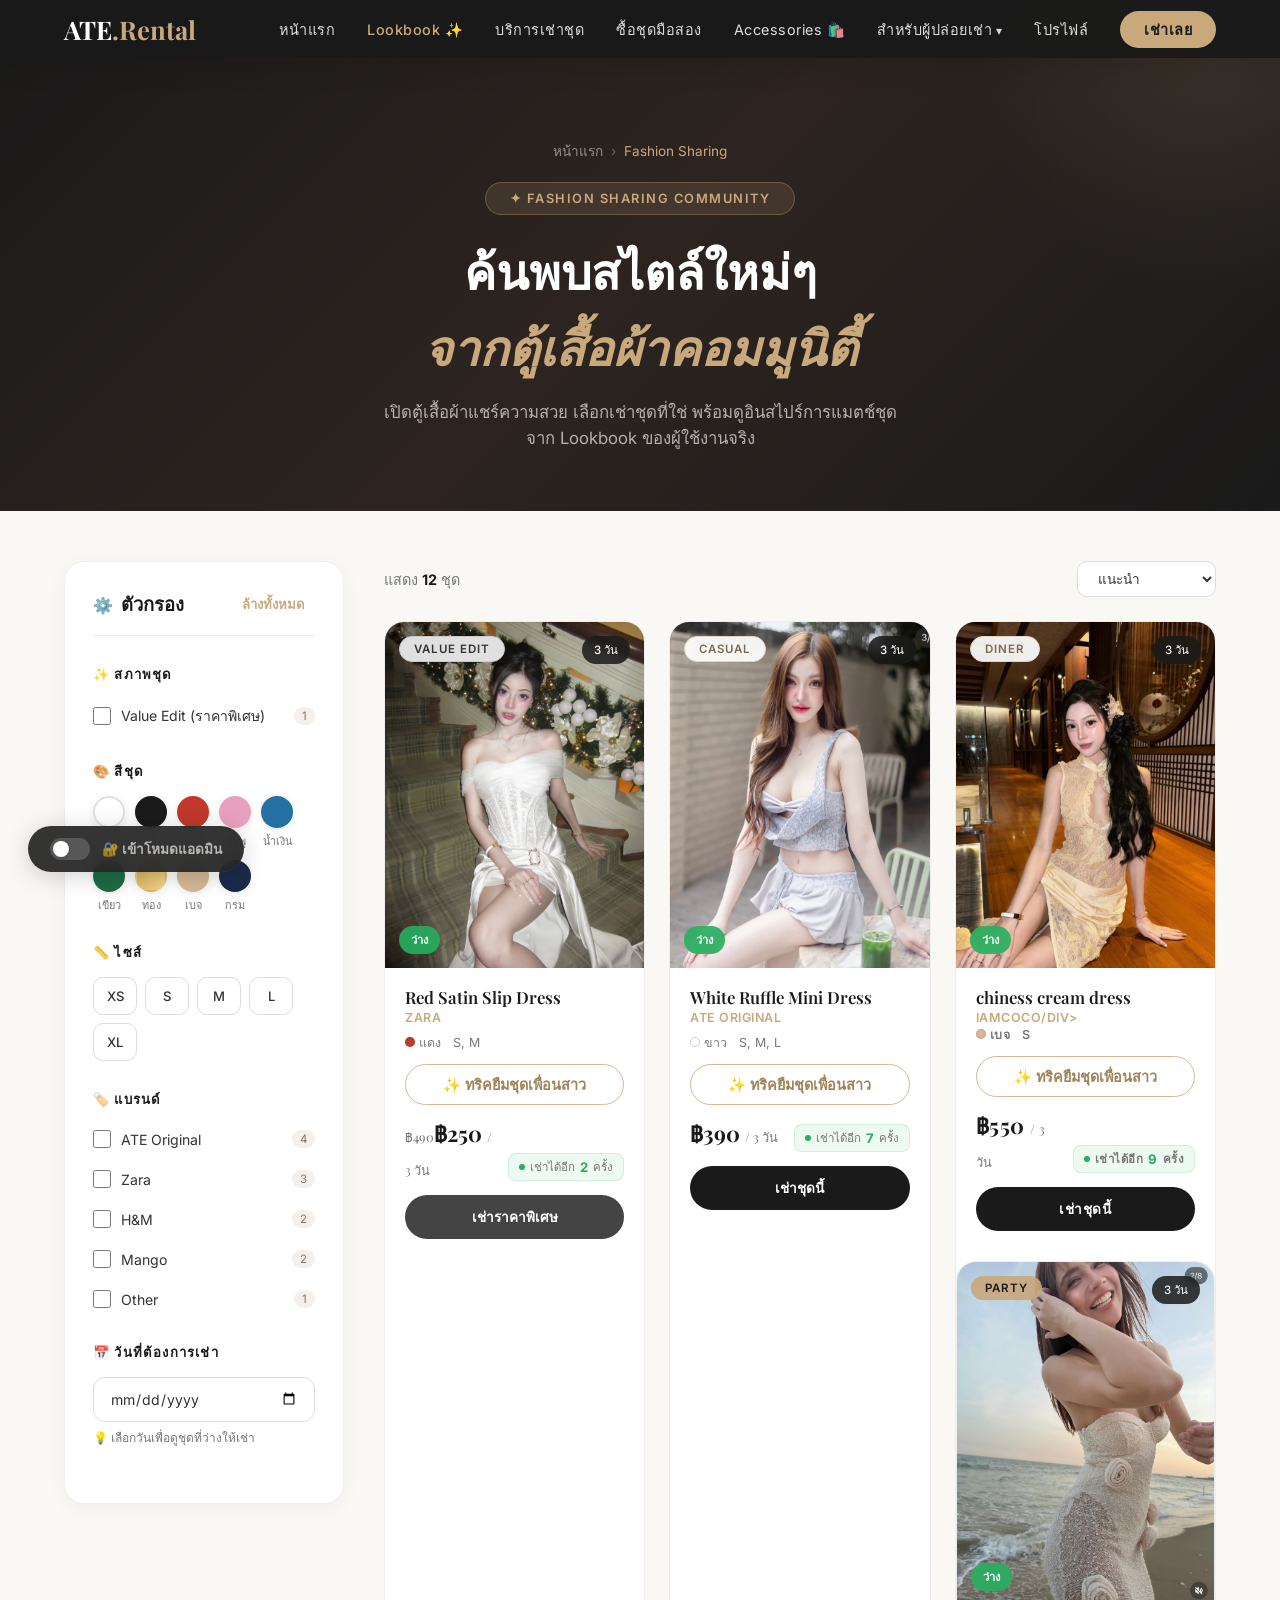
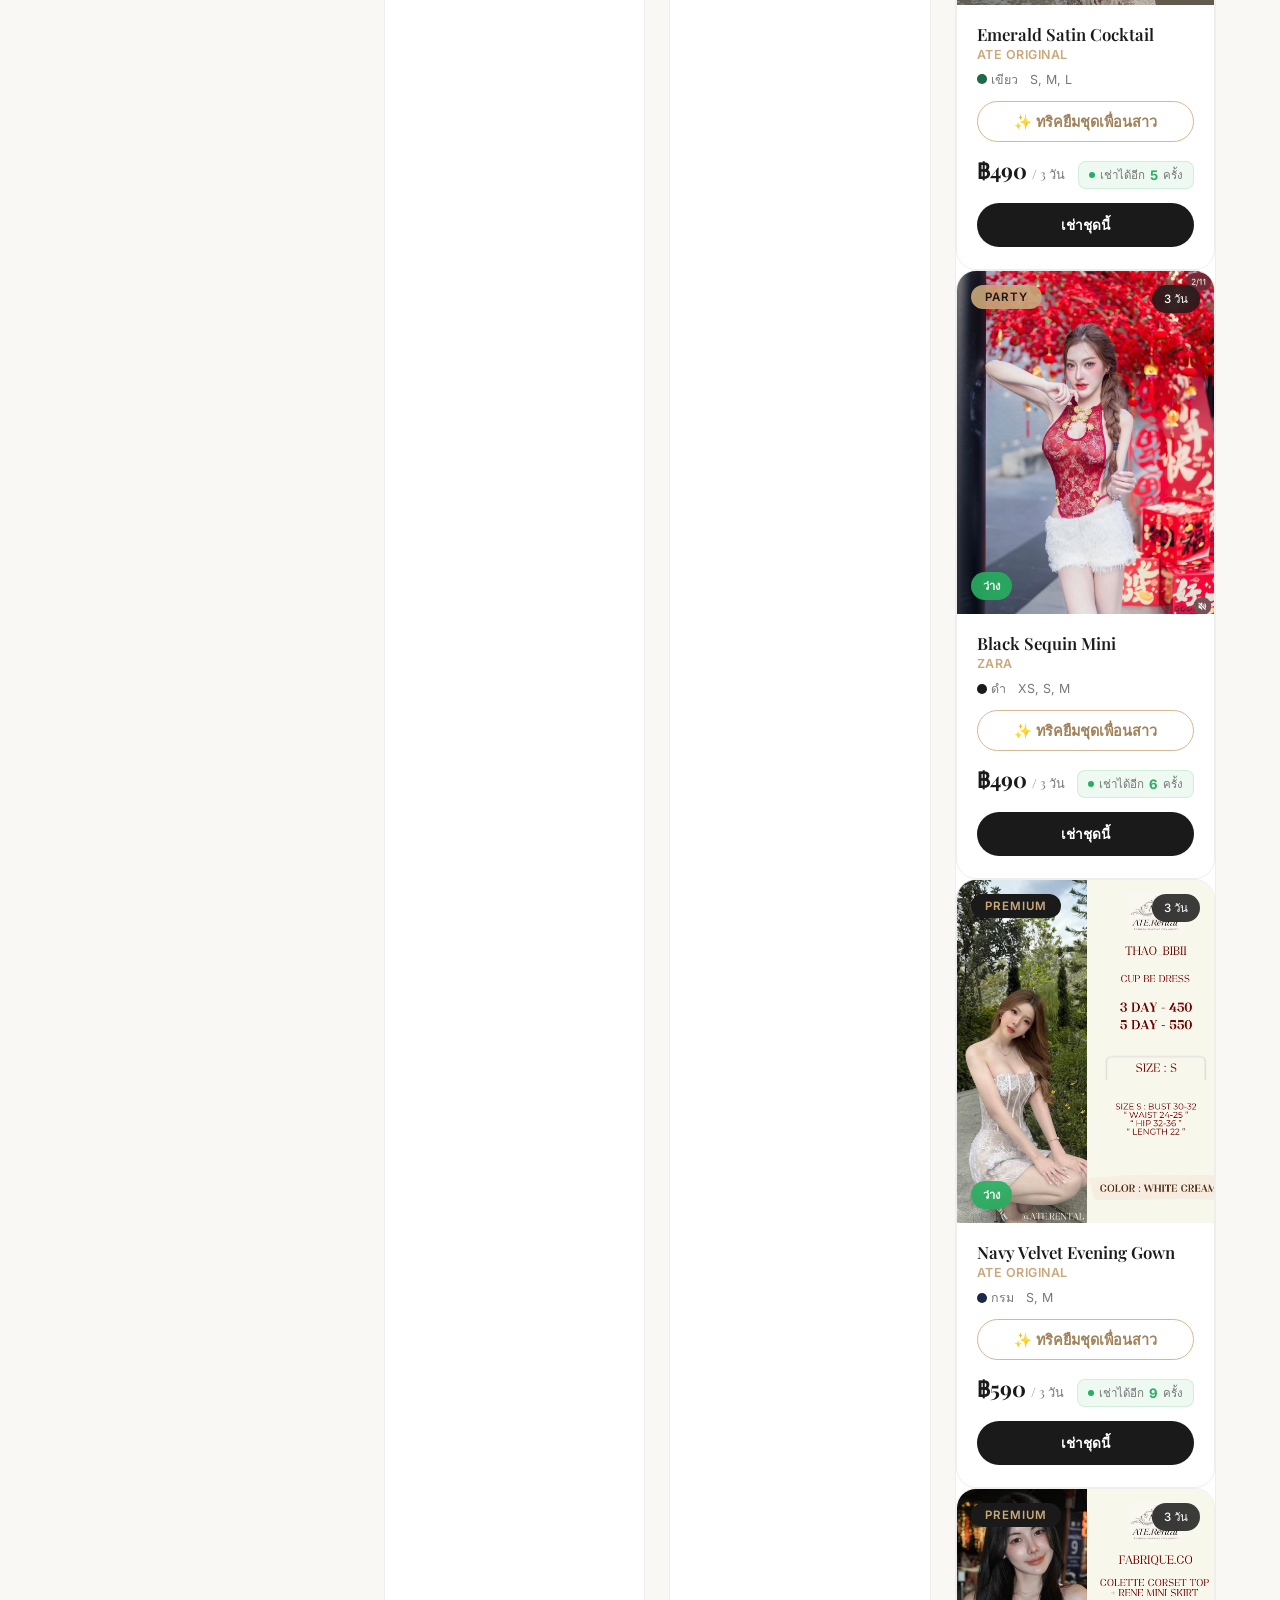
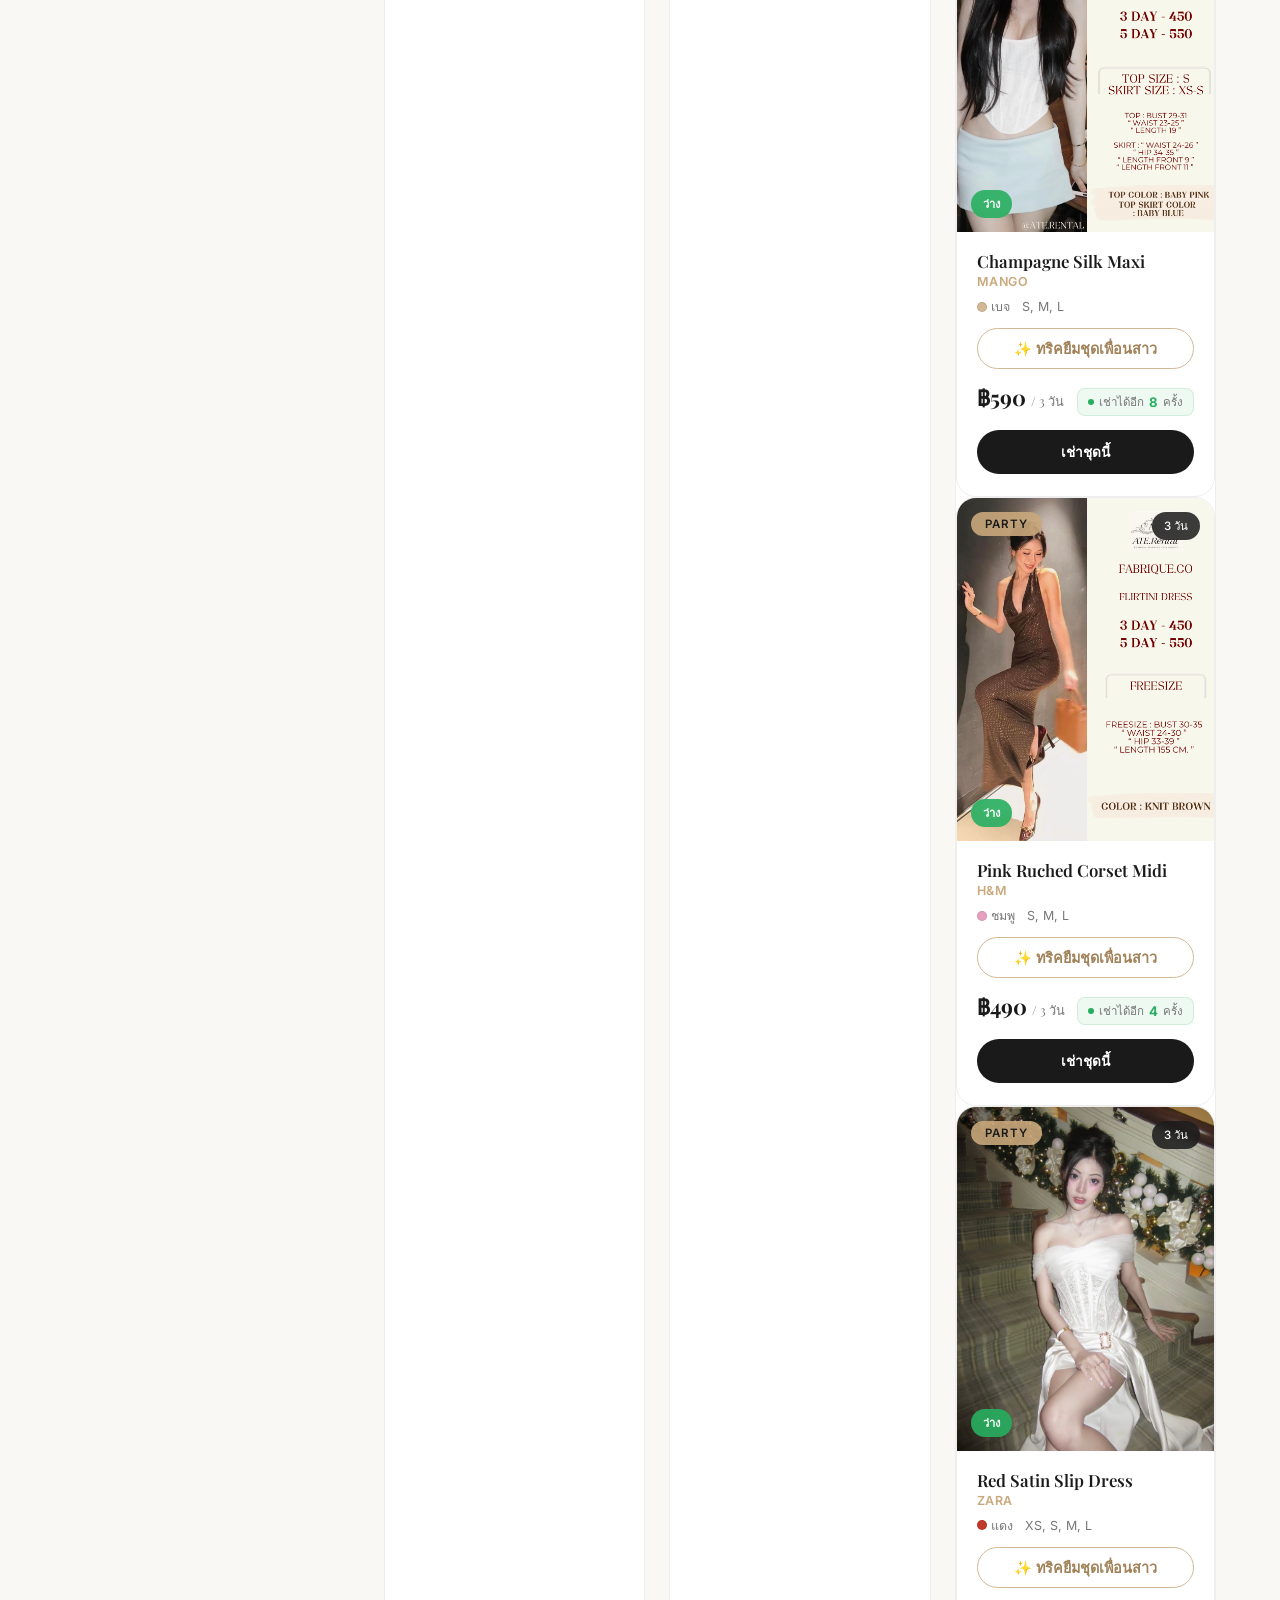
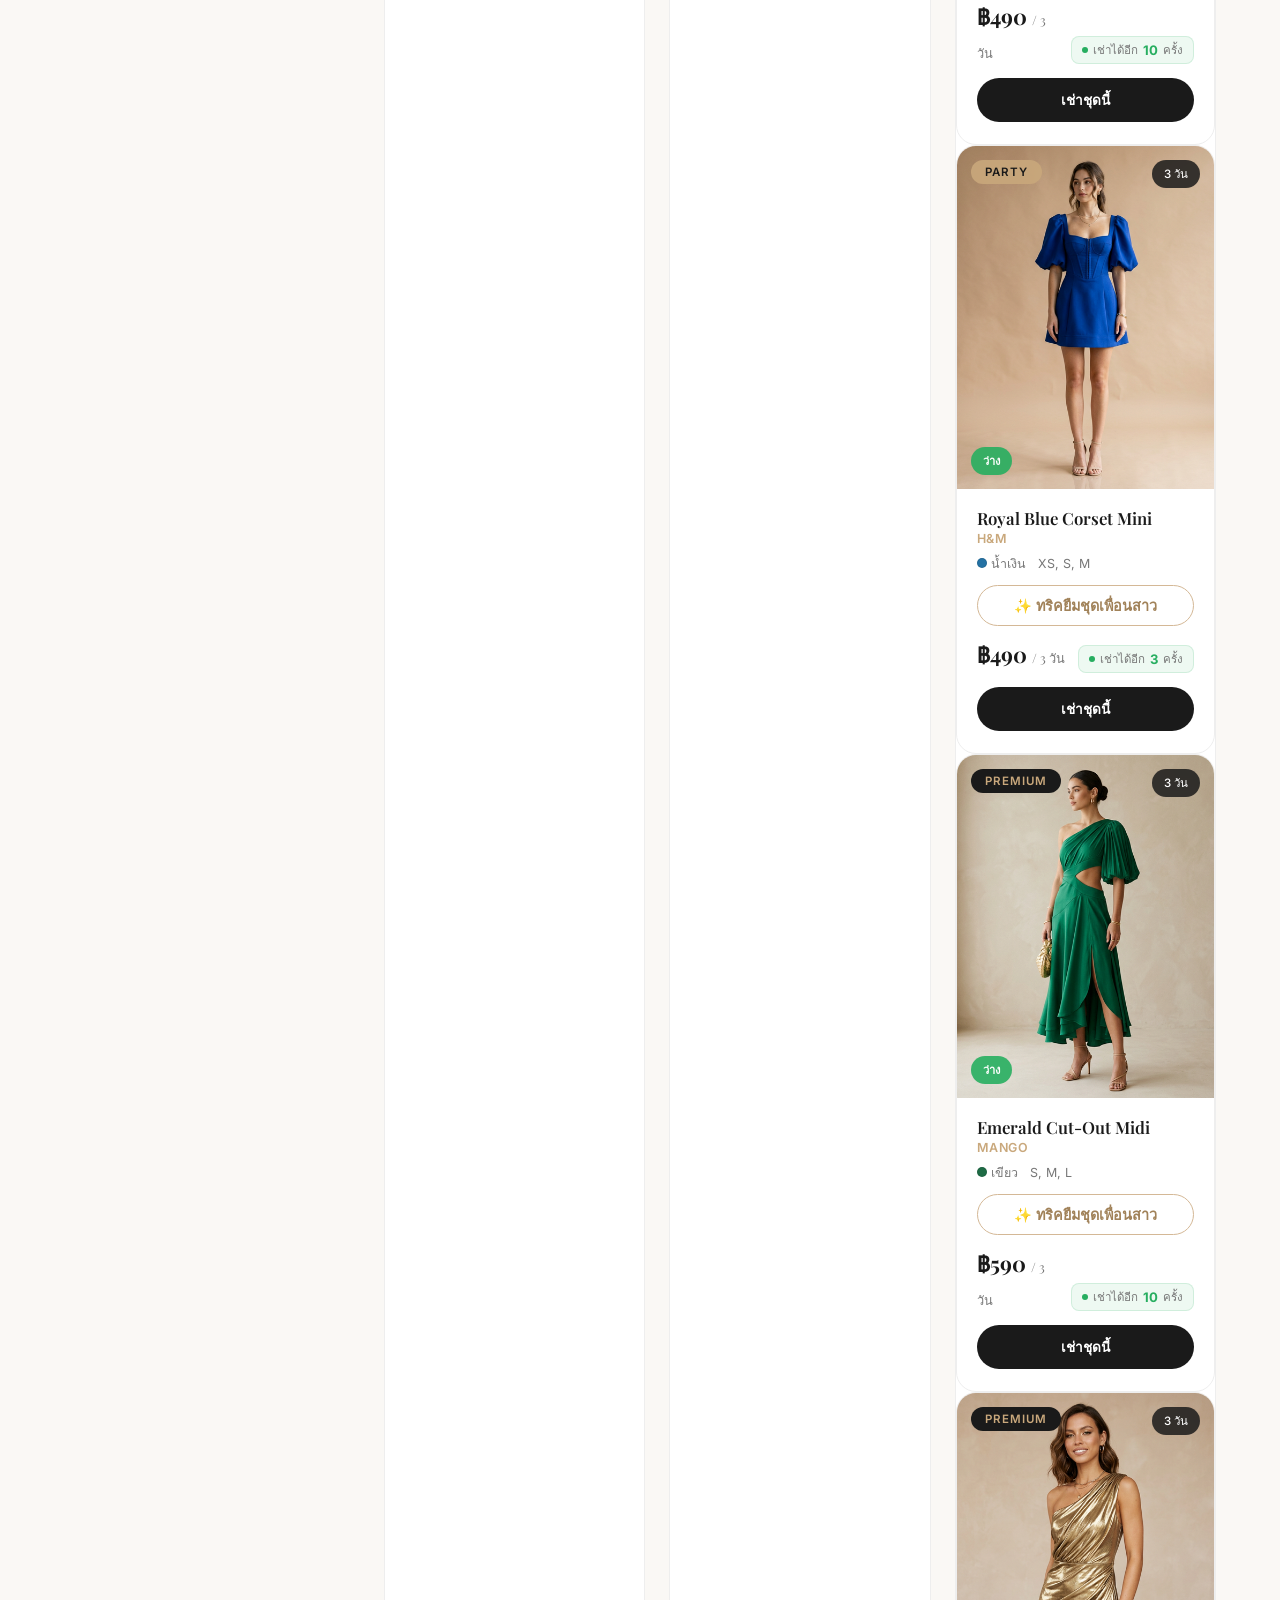
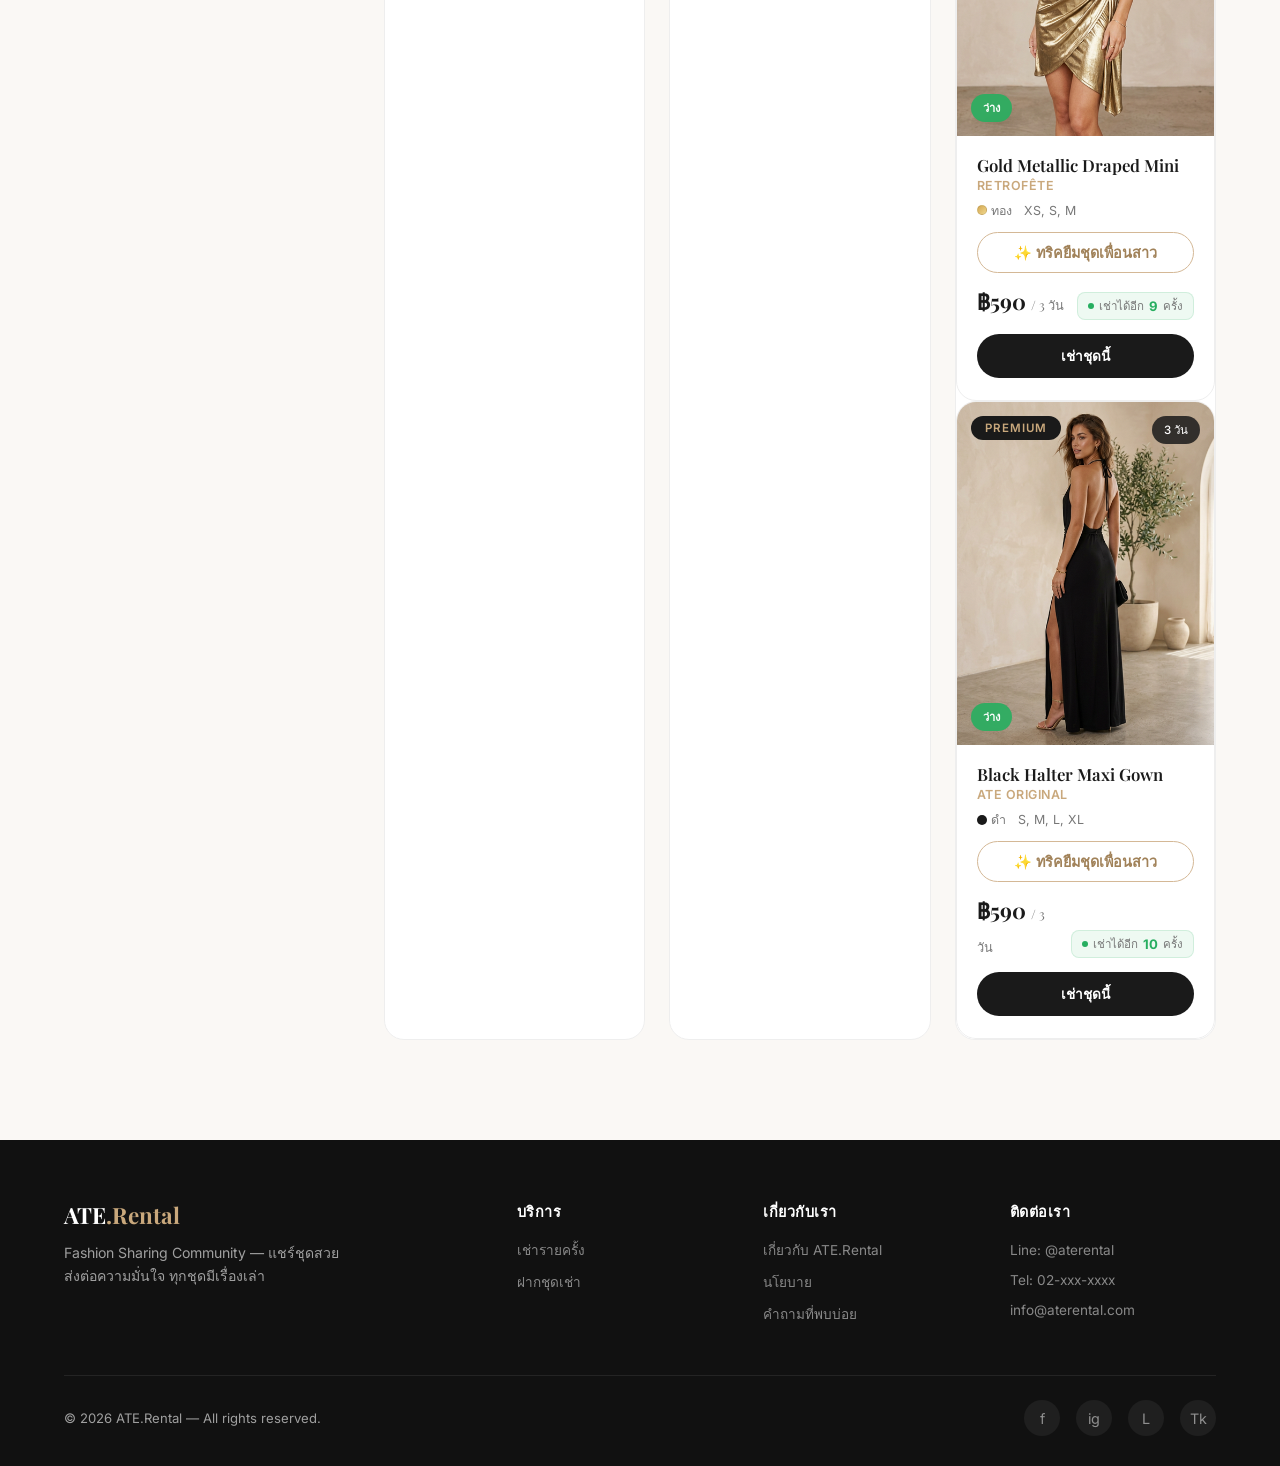
<file: rental.html>
<!DOCTYPE html>
<html lang="th">

<head>
  <meta charset="UTF-8">
  <meta name="viewport" content="width=device-width, initial-scale=1.0">
  <meta name="description"
    content="ATE.Rental — Fashion Sharing Community ส่งต่อความสวยในชุดที่มีเรื่องเล่า กรองตามสี ไซส์ แบรนด์ และวันที่ต้องการเช่า">
  <title>Fashion Sharing Community — ATE.Rental</title>
  <link rel="stylesheet" href="styles.css">
  <link rel="stylesheet" href="rental.css">
</head>

<body>

  <!-- NAVIGATION -->
  <nav id="navbar" class="scrolled">
    <div class="container">
      <a href="index.html" class="logo">ATE<span>.Rental</span></a>
      <ul class="nav-links">
        <li><a href="index.html">หน้าแรก</a></li>
        <li><a href="lookbook.html" style="font-weight: 500; color: var(--primary);">Lookbook ✨</a></li>
        <li><a href="rental.html">บริการเช่าชุด</a></li>
        <li><a href="second_hand.html">ซื้อชุดมือสอง</a></li>
        <li><a href="accessories.html">Accessories 🛍️</a></li>
        <li class="dropdown">
          <a href="#" class="dropbtn">สำหรับผู้ปล่อยเช่า</a>
          <div class="dropdown-content">
            <a href="consign.html">ฝากชุดเช่า</a>
            <a href="lender.html">แดชบอร์ดรายได้</a>
          </div>
        </li>
        <li><a href="profile.html">โปรไฟล์</a></li>
        <li><a href="rental.html" class="nav-cta">เช่าเลย</a></li>
      </ul>
      <button class="menu-toggle" id="menuToggle" aria-label="Toggle menu">☰</button>
    </div>
  </nav>

  <!-- HERO -->
  <section class="rental-hero">
    <div class="container">
      <div class="breadcrumb">
        <a href="index.html">หน้าแรก</a>
        <span>›</span>
        <span class="current">Fashion Sharing</span>
      </div>
      <div class="community-badge">✦ Fashion Sharing Community</div>
      <h1>ค้นพบสไตล์ใหม่ๆ<br><span>จากตู้เสื้อผ้าคอมมูนิตี้</span></h1>
      <p>เปิดตู้เสื้อผ้าแชร์ความสวย เลือกเช่าชุดที่ใช่ พร้อมดูอินสไปร์การแมตช์ชุดจาก Lookbook ของผู้ใช้งานจริง</p>
    </div>
  </section>

  <!-- MAIN CONTENT -->
  <section class="rental-main">
    <div class="container">

      <!-- Mobile Filter Toggle -->
      <button class="mobile-filter-toggle" id="mobileFilterToggle">
        🔍 กรองชุด <span class="filter-count-badge" id="filterCountBadge">0</span>
      </button>

      <!-- Active Filter Tags -->
      <div class="active-filters" id="activeFilters"></div>

      <div class="rental-layout">

        <!-- FILTER SIDEBAR -->
        <aside class="filter-sidebar" id="filterSidebar">
          <div class="filter-header">
            <h3>ตัวกรอง</h3>
            <button class="close-filter-btn" id="closeFilter">✕</button>
            <button class="clear-filters-btn" id="clearAll">ล้างทั้งหมด</button>
          </div>

          <!-- Condition Filter -->
          <div class="filter-group">
            <div class="filter-group-title">✨ สภาพชุด</div>
            <div class="brand-options">
              <label class="brand-check">
                <input type="checkbox" name="condition" value="value_edit">
                <span>Value Edit (ราคาพิเศษ)</span>
                <span class="brand-count">1</span>
              </label>
            </div>
          </div>

          <!-- Color Filter -->
          <div class="filter-group">
            <div class="filter-group-title">🎨 สีชุด</div>
            <div class="color-swatches">
              <label class="color-swatch">
                <input type="checkbox" name="color" value="white">
                <div class="swatch swatch-white"></div>
                <span class="swatch-label">ขาว</span>
              </label>
              <label class="color-swatch">
                <input type="checkbox" name="color" value="black">
                <div class="swatch swatch-black"></div>
                <span class="swatch-label">ดำ</span>
              </label>
              <label class="color-swatch">
                <input type="checkbox" name="color" value="red">
                <div class="swatch swatch-red"></div>
                <span class="swatch-label">แดง</span>
              </label>
              <label class="color-swatch">
                <input type="checkbox" name="color" value="pink">
                <div class="swatch swatch-pink"></div>
                <span class="swatch-label">ชมพู</span>
              </label>
              <label class="color-swatch">
                <input type="checkbox" name="color" value="blue">
                <div class="swatch swatch-blue"></div>
                <span class="swatch-label">น้ำเงิน</span>
              </label>
              <label class="color-swatch">
                <input type="checkbox" name="color" value="green">
                <div class="swatch swatch-green"></div>
                <span class="swatch-label">เขียว</span>
              </label>
              <label class="color-swatch">
                <input type="checkbox" name="color" value="gold">
                <div class="swatch swatch-gold"></div>
                <span class="swatch-label">ทอง</span>
              </label>
              <label class="color-swatch">
                <input type="checkbox" name="color" value="beige">
                <div class="swatch swatch-beige"></div>
                <span class="swatch-label">เบจ</span>
              </label>
              <label class="color-swatch">
                <input type="checkbox" name="color" value="navy">
                <div class="swatch swatch-navy"></div>
                <span class="swatch-label">กรม</span>
              </label>
            </div>
          </div>

          <!-- Size Filter -->
          <div class="filter-group">
            <div class="filter-group-title">📏 ไซส์</div>
            <div class="size-options">
              <label class="size-btn"><input type="checkbox" name="size" value="XS"><span
                  class="size-label">XS</span></label>
              <label class="size-btn"><input type="checkbox" name="size" value="S"><span
                  class="size-label">S</span></label>
              <label class="size-btn"><input type="checkbox" name="size" value="M"><span
                  class="size-label">M</span></label>
              <label class="size-btn"><input type="checkbox" name="size" value="L"><span
                  class="size-label">L</span></label>
              <label class="size-btn"><input type="checkbox" name="size" value="XL"><span
                  class="size-label">XL</span></label>
            </div>
          </div>

          <!-- Brand Filter -->
          <div class="filter-group">
            <div class="filter-group-title">🏷️ แบรนด์</div>
            <div class="brand-options">
              <label class="brand-check">
                <input type="checkbox" name="brand" value="ATE Original">
                <span>ATE Original</span>
                <span class="brand-count">4</span>
              </label>
              <label class="brand-check">
                <input type="checkbox" name="brand" value="Zara">
                <span>Zara</span>
                <span class="brand-count">3</span>
              </label>
              <label class="brand-check">
                <input type="checkbox" name="brand" value="H&M">
                <span>H&M</span>
                <span class="brand-count">2</span>
              </label>
              <label class="brand-check">
                <input type="checkbox" name="brand" value="Mango">
                <span>Mango</span>
                <span class="brand-count">2</span>
              </label>
              <label class="brand-check">
                <input type="checkbox" name="brand" value="Other">
                <span>Other</span>
                <span class="brand-count">1</span>
              </label>
            </div>
          </div>

          <!-- Date Filter -->
          <div class="filter-group">
            <div class="filter-group-title">📅 วันที่ต้องการเช่า</div>
            <div class="date-input-wrap">
              <input type="date" id="rentalDate" min="">
            </div>
            <div class="date-hint">💡 เลือกวันเพื่อดูชุดที่ว่างให้เช่า</div>
          </div>

          <button class="apply-filter-btn" id="applyFilter">ดูผลลัพธ์</button>
        </aside>

        <!-- PRODUCT AREA -->
        <div class="product-area">
          <!-- Result Bar -->
          <div class="result-bar">
            <div class="result-count" id="resultCount">แสดง <strong>12</strong> ชุด</div>
            <select class="sort-select" id="sortSelect">
              <option value="recommended">แนะนำ</option>
              <option value="price-low">ราคาต่ำ → สูง</option>
              <option value="price-high">ราคาสูง → ต่ำ</option>
              <option value="newest">ใหม่ล่าสุด</option>
            </select>
          </div>

          <!-- Product Grid -->
          <div class="rental-grid" id="rentalGrid">

            <!-- Value Edit Card -->
            <div class="rental-card" data-color="red" data-sizes="S,M" data-brand="Zara" data-category="party" data-condition="value_edit"
              data-price="250" data-booked="">
              <div class="product-img">
                <img src="dress8.png" alt="Red Satin Slip Dress" loading="lazy">
                <span class="product-badge value-edit">Value Edit</span>
                <span class="product-days">3 วัน</span>
                <span class="avail-badge available">ว่าง</span>
              </div>
              <div class="card-info">
                <h3>Red Satin Slip Dress</h3>
                <div class="card-brand">Zara</div>
                <div class="card-meta">
                  <span><span class="card-color-dot" style="background:#c0392b"></span> แดง</span>
                  <span>S, M</span>
                </div>
                <div class="card-story">
                  <div class="story-avatar">💡</div>
                  <div class="story-text">
                    <span class="story-name">⚠️ ตำหนิ:</span> รอยเกี่ยวผ้าด้านหลัง 1 ซม. ไม่สะดุดตาเวลาสวมใส่
                  </div>
                </div>
                <div class="card-bottom">
                  <div class="card-price"><span class="old-price">฿490</span>฿250 <span>/ 3 วัน</span></div>
                  <div class="rental-remaining"><span class="remaining-dot"></span> เช่าได้อีก <strong>2</strong> ครั้ง</div>
                </div>
                <a href="checkout.html?type=value_edit&name=Red+Satin+Slip+Dress&price=250&image=dress8.png&color=แดง&size=M&defect=รอยเกี่ยวผ้าด้านหลัง+1+ซม." class="btn btn-dark" style="background:#444;">เช่าราคาพิเศษ</a>
              </div>
            </div>

            <!-- Card 1 -->
            <div class="rental-card" data-color="white" data-sizes="S,M,L" data-brand="ATE Original"
              data-category="casual" data-price="390" data-booked="2026-03-15,2026-03-16,2026-03-17">
              <div class="product-img">
                <img src="dress1.png" alt="White Ruffle Mini Dress" loading="lazy">
                <span class="product-badge casual">Casual</span>
                <span class="product-days">3 วัน</span>
                <span class="avail-badge available">ว่าง</span>
              </div>
              <div class="card-info">
                <h3>White Ruffle Mini Dress</h3>
                <div class="card-brand">ATE Original</div>
                <div class="card-meta">
                  <span><span class="card-color-dot" style="background:#fff;border:1px solid #ccc"></span> ขาว</span>
                  <span>S, M, L</span>
                </div>
                <!-- Storytelling -->
                <div class="card-story">
                  <div class="story-avatar">🌸</div>
                  <div class="story-text">
                    <span class="story-name">พี่มิ้นท์</span> — "ใส่ไปบรันช์กับเพื่อนสาว ได้คอมพลิเมนต์เยอะมาก
                    แนะนำใส่กับรองเท้าส้นเตี้ยนะคะ สบายทั้งวัน"
                  </div>
                </div>
                <div class="card-bottom">
                  <div class="card-price">฿390 <span>/ 3 วัน</span></div>
                  <div class="rental-remaining"><span class="remaining-dot"></span> เช่าได้อีก <strong>7</strong> ครั้ง
                  </div>
                </div>
                <a href="#" class="btn btn-dark" onclick="goToCheckout(this); return false;">เช่าชุดนี้</a>
              </div>
            </div>

            <!-- Card 2 -->
            <div class="rental-card" data-color="cream" data-sizes="S" data-brand="Zara" data-category="casual"
              data-price="550" data-booked="2026-03-20,2026-03-21,2026-03-22">
              <div class="product-img">
                <img src="dress2.png" alt="Beige Linen Wrap Dress" loading="lazy">
                <span class="product-badge casual">Diner</span>
                <span class="product-days">3 วัน</span>
                <span class="avail-badge available">ว่าง</span>
              </div>
              <div class="card-info">
                <h3>chiness cream dress</h3>
                <div class="card-brand">iamcoco/div>
                <div class="card-meta">
                  <span><span class="card-color-dot" style="background:#d4b896"></span> เบจ</span>
                  <span>S</span>
                </div>
                <div class="card-story">
                  <div class="story-avatar">🧡</div>
                  <div class="story-text">
                    <span class="story-name">คุณอ้น</span> — "ช่วงนี้ร้านมีแต่คนไปดินเนอร์ร้าน Laoteng ที่อาหารจีนสุดฮิตเช็กซี่เข้ากับสถานที่จัดได้เลย
คุณอันใจดีบอกว่าพสคะ ใส่ชุดนี้อันแนะนำให้มีกิ๊ฟดอกไม้จีนกันกับ
ติดผมปลอมเพิ่มแบบนี้คือเริ่ดเลยค่ะ"
                  </div>
                </div>
                <div class="card-bottom">
                  <div class="card-price">฿550 <span>/ 3 วัน</span></div>
                  <div class="rental-remaining"><span class="remaining-dot"></span> เช่าได้อีก <strong>9</strong> ครั้ง
                  </div>
                </div>
                <a href="#" class="btn btn-dark" onclick="goToCheckout(this); return false;">เช่าชุดนี้</a>
              </div>
            </div>

            <!-- Card 3 -->
            <div class="rental-card" data-color="green" data-sizes="S,M,L" data-brand="ATE Original"
              data-category="party" data-price="490" data-booked="2026-03-10,2026-03-11,2026-03-12">
              <div class="product-img">
                <img src="dress3.png" alt="Emerald Satin Cocktail" loading="lazy">
                <span class="product-badge party">Party</span>
                <span class="product-days">3 วัน</span>
                <span class="avail-badge available">ว่าง</span>
              </div>
              <div class="card-info">
                <h3>Emerald Satin Cocktail</h3>
                <div class="card-brand">ATE Original</div>
                <div class="card-meta">
                  <span><span class="card-color-dot" style="background:#1e6b45"></span> เขียว</span>
                  <span>S, M, L</span>
                </div>
                <div class="card-story">
                  <div class="story-avatar">💚</div>
                  <div class="story-text">
                    <span class="story-name">พี่เจน</span> — "ใส่ไปงานแต่ง ผ้าซาตินพริ้วสวย ทิปส์คือจับคู่กับ clutch
                    สีทอง จะดู luxury มาก"
                  </div>
                </div>
                <div class="card-bottom">
                  <div class="card-price">฿490 <span>/ 3 วัน</span></div>
                  <div class="rental-remaining"><span class="remaining-dot"></span> เช่าได้อีก <strong>5</strong> ครั้ง
                  </div>
                </div>
                <a href="#" class="btn btn-dark" onclick="goToCheckout(this); return false;">เช่าชุดนี้</a>
              </div>
            </div>

            <!-- Card 4 -->
            <div class="rental-card" data-color="black" data-sizes="XS,S,M" data-brand="Zara" data-category="party"
              data-price="490" data-booked="2026-03-08,2026-03-09,2026-03-10">
              <div class="product-img">
                <img src="dress4.png" alt="Black Sequin Mini" loading="lazy">
                <span class="product-badge party">Party</span>
                <span class="product-days">3 วัน</span>
                <span class="avail-badge available">ว่าง</span>
              </div>
              <div class="card-info">
                <h3>Black Sequin Mini</h3>
                <div class="card-brand">Zara</div>
                <div class="card-meta">
                  <span><span class="card-color-dot" style="background:#1a1a1a"></span> ดำ</span>
                  <span>XS, S, M</span>
                </div>
                <div class="card-story">
                  <div class="story-avatar">✨</div>
                  <div class="story-text">
                    <span class="story-name">พี่แนน</span> — "ใส่ไปปาร์ตี้วันเกิด sequin เปล่งประกายมากค่ะ แมทช์กับ
                    earring ยาว ๆ จะปังสุด!"
                  </div>
                </div>
                <div class="card-bottom">
                  <div class="card-price">฿490 <span>/ 3 วัน</span></div>
                  <div class="rental-remaining"><span class="remaining-dot"></span> เช่าได้อีก <strong>6</strong> ครั้ง
                  </div>
                </div>
                <a href="#" class="btn btn-dark" onclick="goToCheckout(this); return false;">เช่าชุดนี้</a>
              </div>
            </div>

            <!-- Card 5 -->
            <div class="rental-card" data-color="navy" data-sizes="S,M" data-brand="ATE Original"
              data-category="premium" data-price="590" data-booked="2026-03-25,2026-03-26,2026-03-27">
              <div class="product-img">
                <img src="dress5.png" alt="Navy Velvet Evening Gown" loading="lazy">
                <span class="product-badge premium">Premium</span>
                <span class="product-days">3 วัน</span>
                <span class="avail-badge available">ว่าง</span>
              </div>
              <div class="card-info">
                <h3>Navy Velvet Evening Gown</h3>
                <div class="card-brand">ATE Original</div>
                <div class="card-meta">
                  <span><span class="card-color-dot" style="background:#1b2a4a"></span> กรม</span>
                  <span>S, M</span>
                </div>
                <div class="card-story">
                  <div class="story-avatar">💎</div>
                  <div class="story-text">
                    <span class="story-name">พี่เมย์</span> — "เดรสตัวนี้ใส่ไปงานดินเนอร์มาครั้งเดียว
                    ผ้ากำมะหยี่สวยหรูมาก แนะนำทำผมแบบรวบขึ้นจะดูเพรียวค่ะ"
                  </div>
                </div>
                <div class="card-bottom">
                  <div class="card-price">฿590 <span>/ 3 วัน</span></div>
                  <div class="rental-remaining"><span class="remaining-dot"></span> เช่าได้อีก <strong>9</strong> ครั้ง
                  </div>
                </div>
                <a href="#" class="btn btn-dark" onclick="goToCheckout(this); return false;">เช่าชุดนี้</a>
              </div>
            </div>

            <!-- Card 6 -->
            <div class="rental-card" data-color="beige" data-sizes="S,M,L" data-brand="Mango" data-category="premium"
              data-price="590" data-booked="">
              <div class="product-img">
                <img src="dress6.png" alt="Champagne Silk Maxi" loading="lazy">
                <span class="product-badge premium">Premium</span>
                <span class="product-days">3 วัน</span>
                <span class="avail-badge available">ว่าง</span>
              </div>
              <div class="card-info">
                <h3>Champagne Silk Maxi</h3>
                <div class="card-brand">Mango</div>
                <div class="card-meta">
                  <span><span class="card-color-dot" style="background:#d4b896"></span> เบจ</span>
                  <span>S, M, L</span>
                </div>
                <div class="card-story">
                  <div class="story-avatar">🥂</div>
                  <div class="story-text">
                    <span class="story-name">พี่อร</span> — "ชุดนี้ใส่ไปงาน gala ผ้าไหมพลิ้วสวย ใส่กับ heels
                    สีนู้ดจะดูขายาวมาก เหมาะมากเลย"
                  </div>
                </div>
                <div class="card-bottom">
                  <div class="card-price">฿590 <span>/ 3 วัน</span></div>
                  <div class="rental-remaining"><span class="remaining-dot"></span> เช่าได้อีก <strong>8</strong> ครั้ง
                  </div>
                </div>
                <a href="#" class="btn btn-dark" onclick="goToCheckout(this); return false;">เช่าชุดนี้</a>
              </div>
            </div>

            <!-- Card 7 -->
            <div class="rental-card" data-color="pink" data-sizes="S,M,L" data-brand="H&M" data-category="party"
              data-price="490" data-booked="2026-03-18,2026-03-19,2026-03-20">
              <div class="product-img">
                <img src="dress7.png" alt="Pink Ruched Corset Midi" loading="lazy">
                <span class="product-badge party">Party</span>
                <span class="product-days">3 วัน</span>
                <span class="avail-badge available">ว่าง</span>
              </div>
              <div class="card-info">
                <h3>Pink Ruched Corset Midi</h3>
                <div class="card-brand">H&M</div>
                <div class="card-meta">
                  <span><span class="card-color-dot" style="background:#e8a0bf"></span> ชมพู</span>
                  <span>S, M, L</span>
                </div>
                <div class="card-story">
                  <div class="story-avatar">🌷</div>
                  <div class="story-text">
                    <span class="story-name">น้องปิ่น</span> — "corset midi สุดฮิตค่ะ ใส่ไป date night ได้รับคำชมเลย
                    ทรงรัดเอวทำให้ดูเข้ารูปสวยมาก"
                  </div>
                </div>
                <div class="card-bottom">
                  <div class="card-price">฿490 <span>/ 3 วัน</span></div>
                  <div class="rental-remaining"><span class="remaining-dot"></span> เช่าได้อีก <strong>4</strong> ครั้ง
                  </div>
                </div>
                <a href="#" class="btn btn-dark" onclick="goToCheckout(this); return false;">เช่าชุดนี้</a>
              </div>
            </div>

            <!-- Card 8 -->
            <div class="rental-card" data-color="red" data-sizes="XS,S,M,L" data-brand="Zara" data-category="party"
              data-price="490" data-booked="">
              <div class="product-img">
                <img src="dress8.png" alt="Red Satin Slip Dress" loading="lazy">
                <span class="product-badge party">Party</span>
                <span class="product-days">3 วัน</span>
                <span class="avail-badge available">ว่าง</span>
              </div>
              <div class="card-info">
                <h3>Red Satin Slip Dress</h3>
                <div class="card-brand">Zara</div>
                <div class="card-meta">
                  <span><span class="card-color-dot" style="background:#c0392b"></span> แดง</span>
                  <span>XS, S, M, L</span>
                </div>
                <div class="card-story">
                  <div class="story-avatar">❤️</div>
                  <div class="story-text">
                    <span class="story-name">พี่เบลล์</span> — "slip dress สีแดงตัวนี้ใส่แล้วเซ็กซี่แบบเรียบหรู
                    ใส่ไปงานดินเนอร์ทุกคนต้องหัน!"
                  </div>
                </div>
                <div class="card-bottom">
                  <div class="card-price">฿490 <span>/ 3 วัน</span></div>
                  <div class="rental-remaining"><span class="remaining-dot"></span> เช่าได้อีก <strong>10</strong> ครั้ง
                  </div>
                </div>
                <a href="#" class="btn btn-dark" onclick="goToCheckout(this); return false;">เช่าชุดนี้</a>
              </div>
            </div>

            <!-- Card 9 -->
            <div class="rental-card" data-color="blue" data-sizes="XS,S,M" data-brand="H&M" data-category="party"
              data-price="490" data-booked="2026-03-12,2026-03-13,2026-03-14">
              <div class="product-img">
                <img src="dress9.png" alt="Royal Blue Corset Mini" loading="lazy">
                <span class="product-badge party">Party</span>
                <span class="product-days">3 วัน</span>
                <span class="avail-badge available">ว่าง</span>
              </div>
              <div class="card-info">
                <h3>Royal Blue Corset Mini</h3>
                <div class="card-brand">H&M</div>
                <div class="card-meta">
                  <span><span class="card-color-dot" style="background:#2471a3"></span> น้ำเงิน</span>
                  <span>XS, S, M</span>
                </div>
                <div class="card-story">
                  <div class="story-avatar">💙</div>
                  <div class="story-text">
                    <span class="story-name">น้องบี</span> — "สีน้ำเงินตัวนี้สวยจริงค่ะ puff sleeves ช่วยให้ดู cute
                    ใส่ไปเดินห้างยังได้คอมพลิเมนต์"
                  </div>
                </div>
                <div class="card-bottom">
                  <div class="card-price">฿490 <span>/ 3 วัน</span></div>
                  <div class="rental-remaining"><span class="remaining-dot"></span> เช่าได้อีก <strong>3</strong> ครั้ง
                  </div>
                </div>
                <a href="#" class="btn btn-dark" onclick="goToCheckout(this); return false;">เช่าชุดนี้</a>
              </div>
            </div>

            <!-- Card 10 -->
            <div class="rental-card" data-color="green" data-sizes="S,M,L" data-brand="Mango" data-category="premium"
              data-price="590" data-booked="">
              <div class="product-img">
                <img src="dress10.png" alt="Emerald Cut-Out Midi" loading="lazy">
                <span class="product-badge premium">Premium</span>
                <span class="product-days">3 วัน</span>
                <span class="avail-badge available">ว่าง</span>
              </div>
              <div class="card-info">
                <h3>Emerald Cut-Out Midi</h3>
                <div class="card-brand">Mango</div>
                <div class="card-meta">
                  <span><span class="card-color-dot" style="background:#1e6b45"></span> เขียว</span>
                  <span>S, M, L</span>
                </div>
                <div class="card-story">
                  <div class="story-avatar">🍃</div>
                  <div class="story-text">
                    <span class="story-name">พี่กิ๊ฟ</span> — "cut-out dress ตัวนี้ทันสมัยมาก ใส่ไปถ่าย content ได้ยอด
                    like เยอะมาก ภาพสวยทุกมุม"
                  </div>
                </div>
                <div class="card-bottom">
                  <div class="card-price">฿590 <span>/ 3 วัน</span></div>
                  <div class="rental-remaining"><span class="remaining-dot"></span> เช่าได้อีก <strong>10</strong> ครั้ง
                  </div>
                </div>
                <a href="#" class="btn btn-dark" onclick="goToCheckout(this); return false;">เช่าชุดนี้</a>
              </div>
            </div>

            <!-- Card 11 -->
            <div class="rental-card" data-color="gold" data-sizes="XS,S,M" data-brand="Other" data-category="premium"
              data-price="590" data-booked="2026-03-22,2026-03-23,2026-03-24">
              <div class="product-img">
                <img src="dress11.png" alt="Gold Metallic Draped Mini" loading="lazy">
                <span class="product-badge premium">Premium</span>
                <span class="product-days">3 วัน</span>
                <span class="avail-badge available">ว่าง</span>
              </div>
              <div class="card-info">
                <h3>Gold Metallic Draped Mini</h3>
                <div class="card-brand">Retrofête</div>
                <div class="card-meta">
                  <span><span class="card-color-dot" style="background:linear-gradient(135deg,#d4a853,#f0d78c)"></span>
                    ทอง</span>
                  <span>XS, S, M</span>
                </div>
                <div class="card-story">
                  <div class="story-avatar">👑</div>
                  <div class="story-text">
                    <span class="story-name">พี่นุ่น</span> — "ชุดนี้ซื้อมาจากอเมริกา ใส่ไปงาน award night ครั้งเดียว
                    metallic สวยวิ้ง ใส่ผมตรงจะดูเท่มาก"
                  </div>
                </div>
                <div class="card-bottom">
                  <div class="card-price">฿590 <span>/ 3 วัน</span></div>
                  <div class="rental-remaining"><span class="remaining-dot"></span> เช่าได้อีก <strong>9</strong> ครั้ง
                  </div>
                </div>
                <a href="#" class="btn btn-dark" onclick="goToCheckout(this); return false;">เช่าชุดนี้</a>
              </div>
            </div>

            <!-- Card 12 -->
            <div class="rental-card" data-color="black" data-sizes="S,M,L,XL" data-brand="ATE Original"
              data-category="premium" data-price="590" data-booked="">
              <div class="product-img">
                <img src="dress12.png" alt="Black Halter Maxi Gown" loading="lazy">
                <span class="product-badge premium">Premium</span>
                <span class="product-days">3 วัน</span>
                <span class="avail-badge available">ว่าง</span>
              </div>
              <div class="card-info">
                <h3>Black Halter Maxi Gown</h3>
                <div class="card-brand">ATE Original</div>
                <div class="card-meta">
                  <span><span class="card-color-dot" style="background:#1a1a1a"></span> ดำ</span>
                  <span>S, M, L, XL</span>
                </div>
                <div class="card-story">
                  <div class="story-avatar">🖤</div>
                  <div class="story-text">
                    <span class="story-name">พี่ออม</span> — "maxi gown ตัวนี้สวยคลาสสิก ใส่ไปงานราตรีได้เลย
                    หลังเปิดสวยเซ็กซี่ แนะนำผมเกล้าค่ะ"
                  </div>
                </div>
                <div class="card-bottom">
                  <div class="card-price">฿590 <span>/ 3 วัน</span></div>
                  <div class="rental-remaining"><span class="remaining-dot"></span> เช่าได้อีก <strong>10</strong> ครั้ง
                  </div>
                </div>
                <a href="#" class="btn btn-dark" onclick="goToCheckout(this); return false;">เช่าชุดนี้</a>
              </div>
            </div>

            <!-- Empty State -->
            <div class="empty-state" id="emptyState">
              <div class="empty-state-icon">👗</div>
              <h3>ไม่พบชุดที่ตรงกับตัวกรอง</h3>
              <p>ลองปรับตัวกรองใหม่ หรือล้างตัวกรองทั้งหมดเพื่อดูชุดทั้งหมด</p>
              <button class="btn btn-primary" onclick="clearAllFilters()">ล้างตัวกรองทั้งหมด</button>
            </div>

          </div>
        </div>
      </div>
    </div>
  </section>

  <!-- Back to Top -->
  <button class="back-to-top" id="backToTop">↑</button>

  <!-- FOOTER -->
  <footer>
    <div class="container">
      <div class="footer-grid">
        <div class="footer-brand">
          <a href="index.html" class="logo">ATE<span>.Rental</span></a>
          <p>Fashion Sharing Community — แชร์ชุดสวย ส่งต่อความมั่นใจ ทุกชุดมีเรื่องเล่า</p>
        </div>
        <div class="footer-col">
          <h4>บริการ</h4>
          <ul>
            <li><a href="rental.html">เช่ารายครั้ง</a></li>
            <li><a href="index.html#consign">ฝากชุดเช่า</a></li>
          </ul>
        </div>
        <div class="footer-col">
          <h4>เกี่ยวกับเรา</h4>
          <ul>
            <li><a href="#">เกี่ยวกับ ATE.Rental</a></li>
            <li><a href="index.html#policy">นโยบาย</a></li>
            <li><a href="index.html#faq">คำถามที่พบบ่อย</a></li>
          </ul>
        </div>
        <div class="footer-col">
          <h4>ติดต่อเรา</h4>
          <ul>
            <li><a href="#">Line: @aterental</a></li>
            <li><a href="#">Tel: 02-xxx-xxxx</a></li>
            <li><a href="#">info@aterental.com</a></li>
          </ul>
        </div>
      </div>
      <div class="footer-bottom">
        <p>© 2026 ATE.Rental — All rights reserved.</p>
        <div class="social-links">
          <a href="#" aria-label="Facebook">f</a>
          <a href="#" aria-label="Instagram">ig</a>
          <a href="#" aria-label="Line">L</a>
          <a href="#" aria-label="TikTok">Tk</a>
        </div>
      </div>
    </div>
  </footer>

  <script>
    // ===== FILTER SYSTEM =====
    const cards = document.querySelectorAll('.rental-card');
    const rentalGrid = document.getElementById('rentalGrid');
    const resultCount = document.getElementById('resultCount');
    const emptyState = document.getElementById('emptyState');
    const activeFiltersEl = document.getElementById('activeFilters');
    const filterCountBadge = document.getElementById('filterCountBadge');

    // Thai color names
    const colorNames = {
      white: 'ขาว', black: 'ดำ', red: 'แดง', pink: 'ชมพู',
      blue: 'น้ำเงิน', green: 'เขียว', gold: 'ทอง', beige: 'เบจ', navy: 'กรม'
    };

    // Set min date to today
    const dateInput = document.getElementById('rentalDate');
    const today = new Date().toISOString().split('T')[0];
    dateInput.min = today;

    // Listen to all filter changes
    document.querySelectorAll('input[name="color"], input[name="size"], input[name="brand"], input[name="condition"]').forEach(input => {
      input.addEventListener('change', applyFilters);
    });
    dateInput.addEventListener('change', applyFilters);

    // Sort
    document.getElementById('sortSelect').addEventListener('change', applyFilters);

    function getSelectedValues(name) {
      return [...document.querySelectorAll(`input[name="${name}"]:checked`)].map(i => i.value);
    }

    function applyFilters() {
      const selectedColors = getSelectedValues('color');
      const selectedSizes = getSelectedValues('size');
      const selectedBrands = getSelectedValues('brand');
      const selectedConditions = getSelectedValues('condition');
      const selectedDate = dateInput.value;

      let visibleCount = 0;

      cards.forEach(card => {
        const cardColor = card.dataset.color;
        const cardSizes = card.dataset.sizes.split(',');
        const cardBrand = card.dataset.brand;
        const cardCondition = card.dataset.condition;
        const bookedDates = card.dataset.booked ? card.dataset.booked.split(',') : [];

        let show = true;

        // Color filter
        if (selectedColors.length > 0 && !selectedColors.includes(cardColor)) show = false;

        // Size filter (any match)
        if (selectedSizes.length > 0 && !selectedSizes.some(s => cardSizes.includes(s))) show = false;

        // Brand filter
        if (selectedBrands.length > 0 && !selectedBrands.includes(cardBrand)) show = false;

        // Condition filter
        if (selectedConditions.length > 0 && !selectedConditions.includes(cardCondition)) show = false;

        // Date filter - check if date is booked
        if (selectedDate && bookedDates.includes(selectedDate)) show = false;

        // Update availability badge
        const availBadge = card.querySelector('.avail-badge');
        if (selectedDate) {
          if (bookedDates.includes(selectedDate)) {
            availBadge.textContent = 'ไม่ว่าง';
            availBadge.className = 'avail-badge unavailable';
          } else {
            availBadge.textContent = 'ว่าง';
            availBadge.className = 'avail-badge available';
          }
        } else {
          availBadge.textContent = 'ว่าง';
          availBadge.className = 'avail-badge available';
        }

        if (show) {
          card.classList.remove('filtering-out');
          card.classList.add('filtering-in');
          card.style.display = '';
          visibleCount++;
        } else {
          card.classList.add('filtering-out');
          card.classList.remove('filtering-in');
          setTimeout(() => { if (card.classList.contains('filtering-out')) card.style.display = 'none'; }, 300);
        }
      });

      // Sort visible cards
      const sortValue = document.getElementById('sortSelect').value;
      const visibleCards = [...cards].filter(c => !c.classList.contains('filtering-out'));

      visibleCards.sort((a, b) => {
        const priceA = parseInt(a.dataset.price);
        const priceB = parseInt(b.dataset.price);
        if (sortValue === 'price-low') return priceA - priceB;
        if (sortValue === 'price-high') return priceB - priceA;
        return 0;
      });

      visibleCards.forEach(card => rentalGrid.appendChild(card));
      rentalGrid.appendChild(emptyState);

      // Update result count
      resultCount.innerHTML = `แสดง <strong>${visibleCount}</strong> ชุด`;

      // Empty state
      if (visibleCount === 0) {
        emptyState.classList.add('show');
      } else {
        emptyState.classList.remove('show');
      }

      // Update active filter tags
      updateFilterTags(selectedColors, selectedSizes, selectedBrands, selectedDate);

      // Update mobile badge
      const totalFilters = selectedColors.length + selectedSizes.length + selectedBrands.length + (selectedDate ? 1 : 0);
      filterCountBadge.textContent = totalFilters;
      filterCountBadge.classList.toggle('has-filters', totalFilters > 0);
    }

    function updateFilterTags(colors, sizes, brands, date) {
      activeFiltersEl.innerHTML = '';
      colors.forEach(c => addTag(`สี: ${colorNames[c]}`, 'color', c));
      sizes.forEach(s => addTag(`ไซส์: ${s}`, 'size', s));
      brands.forEach(b => addTag(`แบรนด์: ${b}`, 'brand', b));
      if (date) {
        const d = new Date(date);
        const formatted = d.toLocaleDateString('th-TH', { day: 'numeric', month: 'short', year: 'numeric' });
        addTag(`วันที่: ${formatted}`, 'date', '');
      }
    }

    function addTag(label, type, value) {
      const tag = document.createElement('div');
      tag.className = 'filter-tag';
      tag.innerHTML = `${label} <button class="remove-tag" aria-label="Remove filter">×</button>`;
      tag.querySelector('.remove-tag').addEventListener('click', () => {
        if (type === 'date') {
          dateInput.value = '';
        } else {
          const input = document.querySelector(`input[name="${type}"][value="${value}"]`);
          if (input) input.checked = false;
        }
        applyFilters();
      });
      activeFiltersEl.appendChild(tag);
    }

    function clearAllFilters() {
      document.querySelectorAll('input[name="color"], input[name="size"], input[name="brand"]').forEach(i => i.checked = false);
      dateInput.value = '';
      document.getElementById('sortSelect').value = 'recommended';
      applyFilters();
    }

    document.getElementById('clearAll').addEventListener('click', clearAllFilters);

    // ===== CHECKOUT NAVIGATION =====
    function goToCheckout(btn) {
      const card = btn.closest('.rental-card');
      const name = card.querySelector('.card-info h3').textContent.trim();
      const badge = card.querySelector('.product-badge');
      const brand = badge ? badge.textContent.trim() : '';
      const price = card.dataset.price || '';
      const img = card.querySelector('.product-img img') ? card.querySelector('.product-img img').getAttribute('src') : '';
      
      const colorEl = card.querySelector('.card-color-dot');
      const color = colorEl && colorEl.nextSibling ? colorEl.nextSibling.textContent.trim() : '';
      
      const metaSpans = card.querySelectorAll('.card-meta > span');
      const size = metaSpans.length > 1 ? metaSpans[1].textContent.trim() : '';

      const storyEl = card.querySelector('.story-text');
      const story = storyEl ? storyEl.textContent.trim() : '';

      const params = new URLSearchParams({
        name, brand, price, image: img, color, size, story
      });
      window.location.href = `checkout.html?${params.toString()}`;
    }

    // ===== MOBILE FILTER =====
    const filterSidebar = document.getElementById('filterSidebar');

    document.getElementById('mobileFilterToggle').addEventListener('click', () => {
      filterSidebar.classList.add('open');
      document.body.style.overflow = 'hidden';
    });

    document.getElementById('closeFilter').addEventListener('click', () => {
      filterSidebar.classList.remove('open');
      document.body.style.overflow = '';
    });

    document.getElementById('applyFilter').addEventListener('click', () => {
      filterSidebar.classList.remove('open');
      document.body.style.overflow = '';
    });

    // ===== NAVBAR =====
    document.getElementById('menuToggle').addEventListener('click', () => {
      const links = document.querySelector('.nav-links');
      links.style.display = links.style.display === 'flex' ? 'none' : 'flex';
      links.style.flexDirection = 'column';
      links.style.position = 'absolute';
      links.style.top = '100%';
      links.style.left = '0';
      links.style.width = '100%';
      links.style.background = 'rgba(26,26,26,0.98)';
      links.style.padding = '20px';
      links.style.gap = '16px';
      links.style.borderRadius = '0 0 16px 16px';
    });

    // ===== BACK TO TOP =====
    const backToTop = document.getElementById('backToTop');
    window.addEventListener('scroll', () => {
      backToTop.classList.toggle('visible', window.scrollY > 400);
    });
    backToTop.addEventListener('click', () => {
      window.scrollTo({ top: 0, behavior: 'smooth' });
    });

    // ===== SMOOTH SCROLL =====
    document.querySelectorAll('a[href^="#"]').forEach(a => {
      a.addEventListener('click', e => {
        const href = a.getAttribute('href');
        if (href === '#') return;
        e.preventDefault();
        const t = document.querySelector(href);
        if (t) t.scrollIntoView({ behavior: 'smooth', block: 'start' });
      });
    });

    // ===== HOW TO LOOK MODAL =====
    const howToLookData = {
       "default": {
          style: "แมทช์กับกระเป๋าสะพายสายน้อยสีทอง และรองเท้าส้นสูงเปลือย จะช่วยขับให้ชุดดูเด่นและขายาวขึ้นค่ะ",
          makeup: "แต่งหน้าคลีนๆ สีนู้ด/พีช ดัดผมลอนคลายๆ หรือเกล้าผมต่ำให้ดูเป็นธรรมชาติแบบสายฝอเบาๆ",
          photo: "ถ่ายรับแสงแดด 16:30 น. หรือถ่ายหน้ากระจกคาเฟ่แบบเปิดแฟลชปังๆ ไปเลยค่ะ",
          gallery: [
              "https://images.unsplash.com/photo-1515347619252-8d28e7e318df?w=200&h=250&fit=crop",
              "https://images.unsplash.com/photo-1529139574466-a303027c1d8b?w=200&h=250&fit=crop"
          ]
       },
       "Navy Velvet Evening Gown": {
          style: "ชุดผ้ากำมะหยี่พรางหุ่นดีมากกกก ใส่กับรองเท้าส้นเข็มสีดำหรือสีเงิน และต่างหูระย้าเพชรวิบวับคือจบ! แพงที่สุดในงานแน่นอน",
          makeup: "ลองทาลิปสีแดงก่ำ (Burgundy) เข้ากับชุดสีกรมสุดๆ แนะนำทำผมทรงมวยต่ำ (Low Bun) เปิดโชว์คอให้ดูระหงค่ะ",
          photo: "ถ่ายรูปโซนแสงสลัวๆ ตาม Rooftop Bar หรือหน้าแบคดรอปงานที่ไฟส่องลงมา ชุดจะเล่นแสงเหลือบสวยมาก",
          gallery: [
              "https://images.unsplash.com/photo-1566150905458-1bf1fc113f0d?w=200&h=250&fit=crop",
              "https://images.unsplash.com/photo-1539008835657-9e8e9680c956?w=200&h=250&fit=crop"
          ]
       },
       "Black Sequin Mini": {
          style: "ชุดเลื่อมสีดำวิบวับ ใส่คู่กับส้นสูงเปลือยสีดำ หรือบูทยาวก็แซ่บค่ะ ถือกระเป๋าคลัทช์เรียบๆ ก็ไม่ต้องกลัวแย่งซีนชุดเลย",
          makeup: "เน้นแต่งตาสโมคกี้อายอ่อนๆ หรือกรีดอายไลเนอร์เฉี่ยวๆ ส่วนสีลิปใช้สีนู้ดอมน้ำตาลนิดนึงเพื่อลุคสวยดุ",
          photo: "เปิดแฟลชถ่ายรูปหน้ากำแพงเรียบๆ หรือในโซนที่แสงสลัว จะช่วยดึงมิติวิบวับของชุดออกมาได้ดีที่สุด!",
          gallery: [
              "https://images.unsplash.com/photo-1502716119720-b23a93e5fe1b?w=200&h=250&fit=crop",
              "https://images.unsplash.com/photo-1485231183945-fc3b74f9d2a2?w=200&h=250&fit=crop"
          ]
       },
       "Pink Ruched Corset Midi": {
           style: "ชุดชมพูหวานปนเซ็กซี่ แนะนำคอมพลีทลุคด้วยรองเท้าส้นสูงหัวแหลมสีขาวหรือสีใสค่ะ เพื่อความตัวเล็กตัวน้อย",
           makeup: "แต่งหน้าโทนชมพูพีช หรือคอรัล ปัดแก้มหน้าแก้มฉ่ำๆ ดัดขนตาให้งอนเด้งแล้วทาลิปกลอสทับให้ดูเด็กลง",
           photo: "ถ่ายรูปแนวปิคนิค หรือสวนดอกไม้คาเฟ่สไตล์อังกฤษ จะให้ฟีลนางเอกมาก แสงเช้าหรือเย็นประทับใจแน่นอน",
           gallery: [
              "https://images.unsplash.com/photo-1524250502761-1ac6f2e30d43?w=200&h=250&fit=crop",
              "https://images.unsplash.com/photo-1496766444005-728add901eab?w=200&h=250&fit=crop"
           ]
       }
    };

    function openHowToLookModal(card) {
       const title = card.querySelector('.dress-name') ? card.querySelector('.dress-name').textContent.trim() : 
                     (card.querySelector('h3') ? card.querySelector('h3').textContent.trim() : "default");
       
       const storyNameEl = card.querySelector('.story-name');
       let ownerName = "สาวๆ ATE.Rental";
       let ownerAvatar = "✨";
       if(storyNameEl) {
           ownerName = storyNameEl.textContent;
           ownerAvatar = ownerName.charAt(ownerName.startsWith('พี่') ? 3 : 0) || "A";
       }

       const data = howToLookData[title] || howToLookData["default"];
       
       document.getElementById('htlAvatar').textContent = ownerAvatar;
       document.getElementById('htlName').textContent = ownerName + " (เพื่อนสาวของคุณ)";
       document.getElementById('htlStyle').textContent = data.style;
       document.getElementById('htlMakeup').textContent = data.makeup;
       document.getElementById('htlPhoto').textContent = data.photo;
       
       const galleryEl = document.getElementById('htlGallery');
       galleryEl.innerHTML = '';
       data.gallery.forEach(imgUrl => {
           galleryEl.innerHTML += `<img src="${imgUrl}" alt="Share Look" style="height:200px; width:auto; border-radius:12px; object-fit:cover; box-shadow:0 4px 15px rgba(0,0,0,0.05);">`;
       });
       
       document.getElementById('howToLookModal').style.opacity = '1';
       document.getElementById('howToLookModal').style.pointerEvents = 'auto';
       document.body.style.overflow = 'hidden';
    }

    function closeHowToLookModal() {
       document.getElementById('howToLookModal').style.opacity = '0';
       document.getElementById('howToLookModal').style.pointerEvents = 'none';
       document.body.style.overflow = '';
    }
    
  </script>

  <!-- HOW TO LOOK MODAL -->
  <div class="modal-overlay" id="howToLookModal" style="z-index: 10000; opacity: 0; pointer-events: none; transition: opacity 0.3s; position: fixed; top: 0; left: 0; width: 100%; height: 100%; background: rgba(0,0,0,0.5); display: flex; align-items: center; justify-content: center;">
    <div class="modal-content" style="max-width:500px; padding:0; overflow:hidden; border-radius:24px; text-align:left; position:relative; background:#fff; box-shadow:0 20px 60px rgba(0,0,0,0.3);">
      <button class="mock-close" onclick="closeHowToLookModal()" style="color:#333; z-index:10; background:#fff; border-radius:50%; width:30px; height:30px; box-shadow:0 2px 10px rgba(0,0,0,0.1); position:absolute; top:15px; right:15px; display:flex; align-items:center; justify-content:center; cursor:pointer; border:none; font-weight:bold;">✕</button>
      
      <div style="background: linear-gradient(135deg, #fdfbf7 0%, #f3ece1 100%); padding: 35px 24px 25px; text-align:center; border-bottom:1px solid #ebe1d1;">
        <span style="font-size:36px; display:block; margin-bottom:10px;">👒</span>
        <h3 style="color:#2a201b; margin-bottom:5px; font-size:1.5rem; font-family:serif; font-style:italic;">How to Look</h3>
        <p style="color:#888; font-size:0.9rem;">อินเนอร์ยืมชุดเพื่อนสาว แชร์ความสวยไปด้วยกัน!</p>
      </div>

      <div style="padding: 24px; text-align:left; max-height: 55vh; overflow-y:auto; background:#fff;">
        
        <!-- Shared By -->
        <div style="display:flex; align-items:center; gap:12px; margin-bottom:24px; background:#faf8f5; padding:12px 16px; border-radius:12px; border:1px solid #f2e6d9;">
           <div style="width:45px; height:45px; border-radius:50%; background:#d4b896; display:flex; align-items:center; justify-content:center; color:#fff; font-weight:bold; font-size:1.2rem;" id="htlAvatar">A</div>
           <div>
             <div style="font-size:0.8rem; color:#888; margin-bottom:2px;">แชร์ทริคโดย (Owner / เจ้าของชุด)</div>
             <div><strong style="color:#2a201b; font-size:1.05rem;" id="htlName">K. Alice</strong> <span style="font-size: 0.85rem; color: #f39c12; font-weight: normal; margin-left: 6px;">★ 4.9 <span style="color:#2e7d32; background:#e8f5e9; padding:2px 8px; border-radius:10px; margin-left:4px; font-size:0.75rem;">Trusted Owner</span></span></div>
           </div>
        </div>

        <div style="display:flex; flex-direction:column; gap:24px;">
          <!-- Style -->
          <div>
            <h4 style="color:#b59b7a; display:flex; align-items:center; gap:8px; font-size:1.05rem; margin-bottom:8px;">
               👗 ทริคแมทช์ชุด (Style)
            </h4>
            <p style="color:#555; font-size:0.95rem; line-height:1.6; margin:0;" id="htlStyle">Text</p>
          </div>
          
          <!-- Makeup -->
          <div>
            <h4 style="color:#b59b7a; display:flex; align-items:center; gap:8px; font-size:1.05rem; margin-bottom:8px;">
               💄 ไอเดียแต่งหน้า (Makeup Look)
            </h4>
            <p style="color:#555; font-size:0.95rem; line-height:1.6; margin:0;" id="htlMakeup">Text</p>
          </div>

          <!-- Photo -->
          <div>
            <h4 style="color:#b59b7a; display:flex; align-items:center; gap:8px; font-size:1.05rem; margin-bottom:8px;">
               📸 โลเคชันถ่ายรูปปังๆ (Photo Spots)
            </h4>
            <p style="color:#555; font-size:0.95rem; line-height:1.6; margin:0;" id="htlPhoto">Text</p>
          </div>

          <!-- Community Gallery -->
          <div style="margin-top: 10px; border-top: 1px dashed #eee; padding-top: 20px;">
            <h4 style="color:#2a201b; display:flex; align-items:center; justify-content:space-between; font-size:1.05rem; margin-bottom:12px;">
               <span>✨ แชร์ลุคสวย (Community Looks)</span>
               <span style="font-size:0.8rem; background:#f2e6d9; padding:4px 10px; border-radius:30px; color:#b59b7a;">2 รีวิว</span>
            </h4>
            <div id="htlGallery" style="display:flex; gap:12px; overflow-x:auto; padding-bottom:10px;">
              <!-- Javascript will inject images here -->
            </div>
          </div>
        </div>

      </div>
      <div style="padding: 20px; background:#faf8f5; border-top:1px solid #eee; text-align:center;">
         <button class="btn btn-primary" style="width:100%; font-size:1.05rem;" onclick="closeHowToLookModal()">ช้อปความสวยนี้เลย! 💖</button>
      </div>
    </div>
  </div>

  <script>
    // Close modal when clicking outside
    document.getElementById('howToLookModal').addEventListener('click', function(e) {
       if (e.target === this) closeHowToLookModal();
    });

    // Replace original stories with How To Look Buttons
    document.querySelectorAll('.card-story').forEach(story => {
      story.style.display = 'none';
      
      const info = story.parentElement;
      const btn = document.createElement('button');
      btn.className = 'btn btn-outline';
      btn.style.cssText = 'width:100%; margin:8px 0 12px 0; border-color:#d4b896; color:#a18259; font-size:0.9rem; padding:8px; display:flex; align-items:center; justify-content:center; gap:6px; border-radius:30px; border-width:1.5px;';
      btn.innerHTML = '✨ ทริคยืมชุดเพื่อนสาว';
      btn.onclick = (e) => { e.preventDefault(); openHowToLookModal(info.closest('.rental-card')); };
      
      info.insertBefore(btn, info.querySelector('.card-bottom'));
    });
  </script>

  <script src="admin-toggle.js"></script>
  <script src="chat.js"></script>
</body>

</html>
</file>
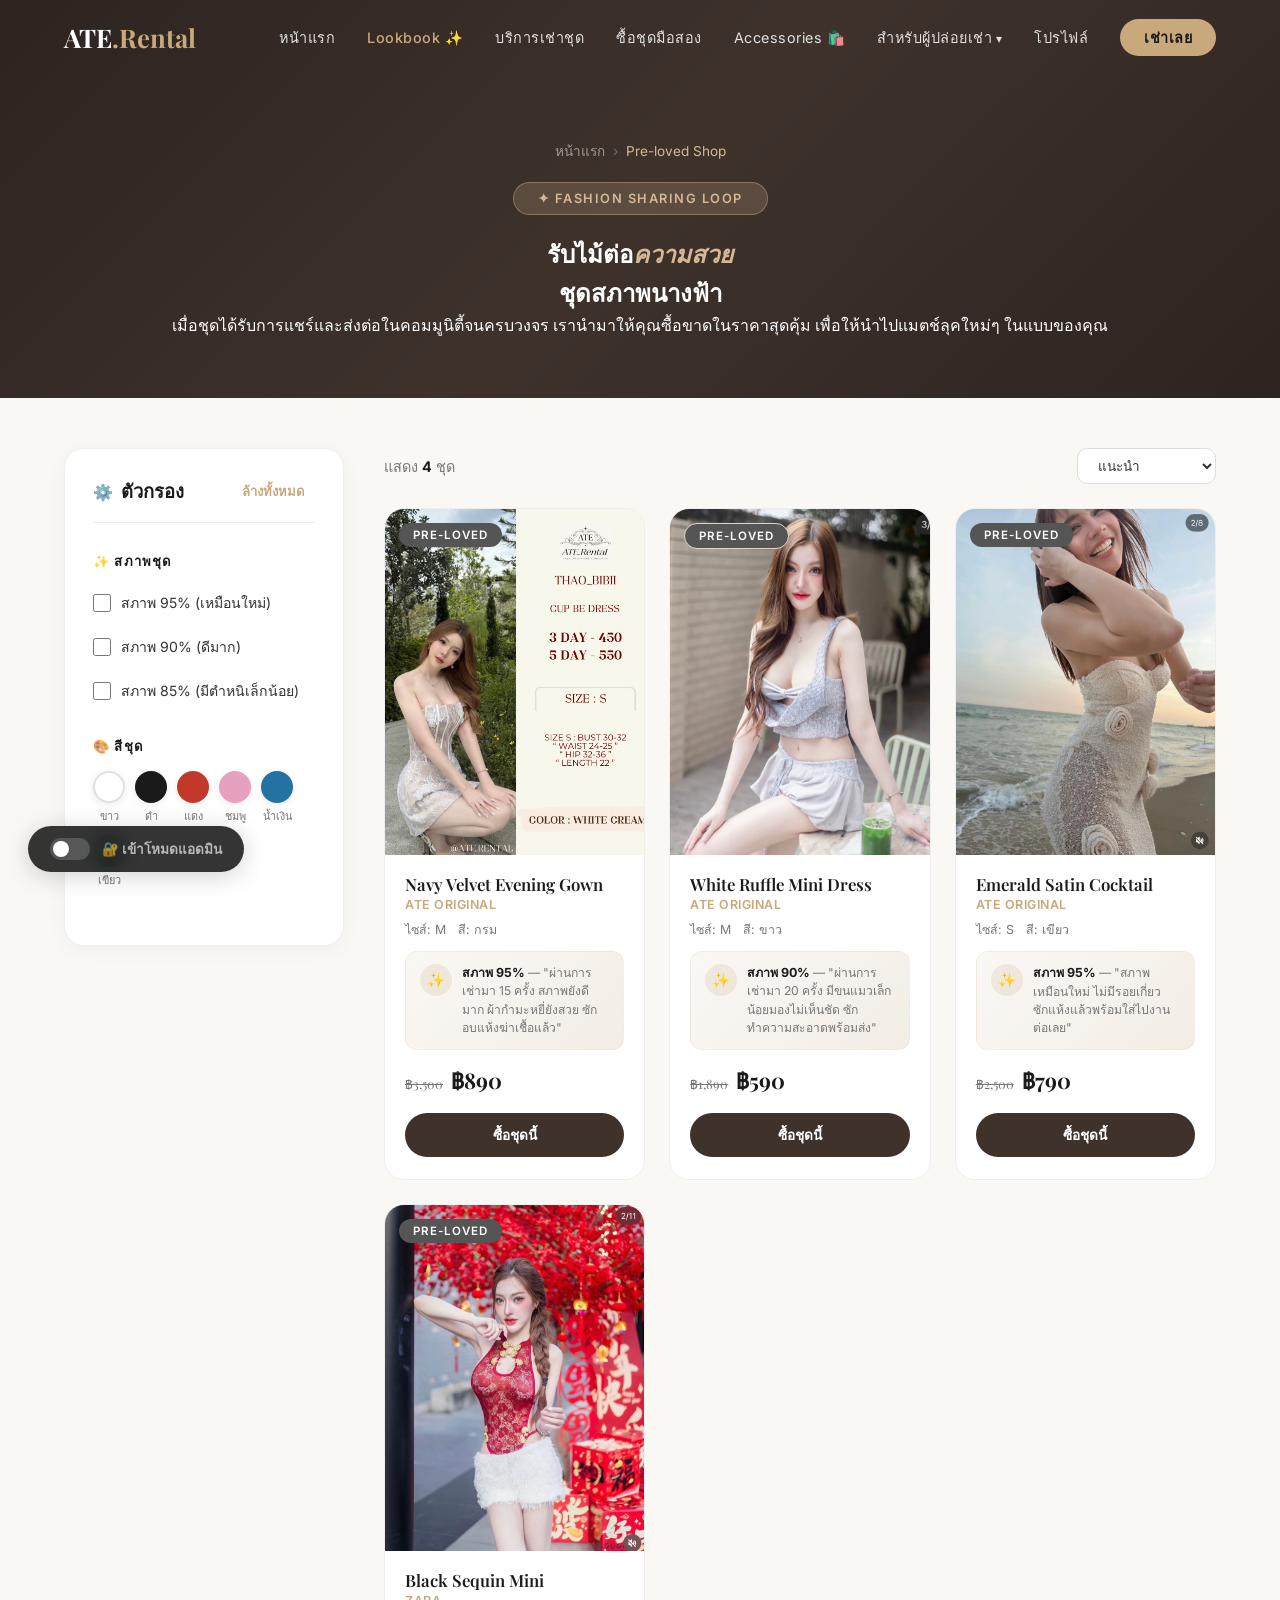
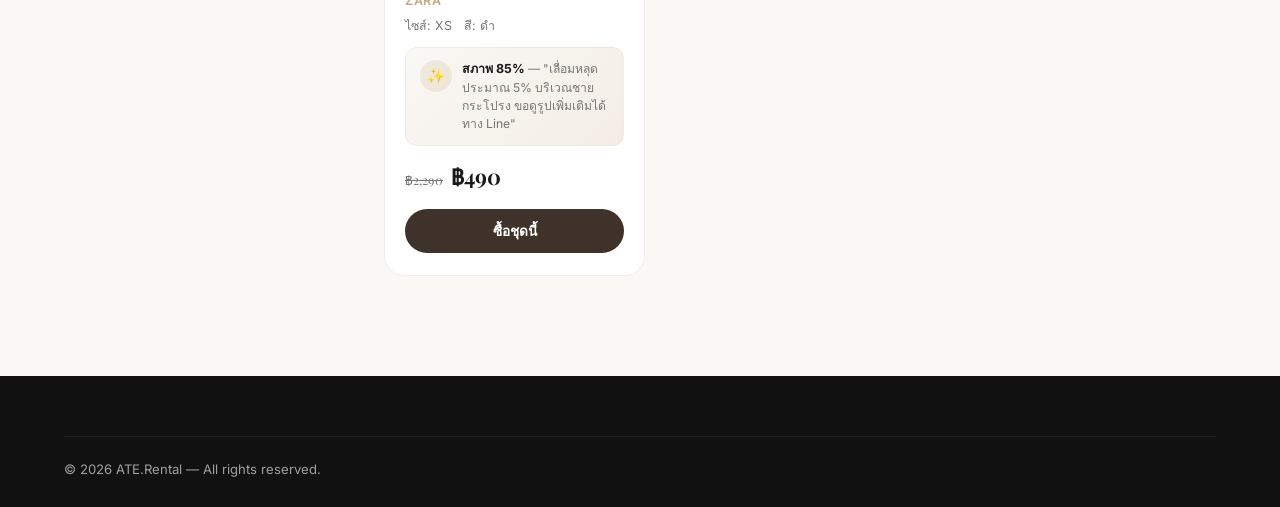
<file: second_hand.html>
<!DOCTYPE html>
<html lang="th">
<head>
  <meta charset="UTF-8">
  <meta name="viewport" content="width=device-width, initial-scale=1.0">
  <meta name="description" content="ATE.Rental — ซื้อชุดสวยมือสองที่ปล่อยเช่าครบจำนวนแล้ว ในราคาสุดคุ้ม คุณภาพดี สภาพนางฟ้า">
  <title>Pre-loved Shop — ซื้อชุดมือสอง ATE.Rental</title>
  <link rel="stylesheet" href="styles.css">
  <link rel="stylesheet" href="rental.css">
  <style>
    .secondhand-hero {
      padding: 140px 0 60px;
      background: linear-gradient(135deg, #2d2420 0%, #3e322b 50%, #2d2420 100%);
      position: relative;
      overflow: hidden;
      text-align: center;
      color: #fff;
    }
    .secondhand-hero h1 span { color: #d4b896; font-style: italic; }
    .condition-badge {
      position: absolute;
      bottom: 14px;
      left: 14px;
      padding: 5px 12px;
      border-radius: 50px;
      font-size: 0.7rem;
      font-weight: 600;
      background: #333;
      color: #ffd700;
      backdrop-filter: blur(6px);
      border: 1px solid rgba(255,215,0,0.3);
    }
    .old-price {
      text-decoration: line-through;
      color: var(--text-light);
      font-size: 0.9rem;
      font-weight: normal;
      margin-right: 8px;
    }
    /* Override rental.css: show full story text, no truncation */
    .card-story {
      max-height: none;
      cursor: default;
    }
    .card-story::after {
      display: none;
    }
  </style>
</head>
<body>

  <!-- NAVIGATION -->
  <nav id="navbar" class="scrolled">
    <div class="container">
      <a href="index.html" class="logo">ATE<span>.Rental</span></a>
      <ul class="nav-links">
        <li><a href="index.html">หน้าแรก</a></li>
        <li><a href="lookbook.html" style="font-weight: 500; color: var(--primary);">Lookbook ✨</a></li>
        <li><a href="rental.html">บริการเช่าชุด</a></li>
        <li><a href="second_hand.html">ซื้อชุดมือสอง</a></li>
        <li><a href="accessories.html">Accessories 🛍️</a></li>
        <li class="dropdown">
          <a href="#" class="dropbtn">สำหรับผู้ปล่อยเช่า</a>
          <div class="dropdown-content">
            <a href="consign.html">ฝากชุดเช่า</a>
            <a href="lender.html">แดชบอร์ดรายได้</a>
          </div>
        </li>
        <li><a href="profile.html">โปรไฟล์</a></li>
        <li><a href="rental.html" class="nav-cta">เช่าเลย</a></li>
      </ul>
      <button class="menu-toggle" id="menuToggle" aria-label="Toggle menu">☰</button>
    </div>
  </nav>

  <!-- HERO -->
  <section class="secondhand-hero">
    <div class="container">
      <div class="breadcrumb">
        <a href="index.html">หน้าแรก</a>
        <span>›</span>
        <span class="current" style="color: #d4b896;">Pre-loved Shop</span>
      </div>
      <div class="community-badge" style="background: rgba(212,184,150,0.2); color:#d4b896; border-color: rgba(212,184,150,0.4);">✦ Fashion Sharing Loop</div>
      <h1>รับไม้ต่อ<span>ความสวย</span><br>ชุดสภาพนางฟ้า</h1>
      <p>เมื่อชุดได้รับการแชร์และส่งต่อในคอมมูนิตี้จนครบวงจร เรานำมาให้คุณซื้อขาดในราคาสุดคุ้ม เพื่อให้นำไปแมตช์ลุคใหม่ๆ ในแบบของคุณ</p>
    </div>
  </section>

  <!-- MAIN CONTENT -->
  <section class="rental-main">
    <div class="container">
      <button class="mobile-filter-toggle" id="mobileFilterToggle">
        🔍 กรองชุด <span class="filter-count-badge" id="filterCountBadge">0</span>
      </button>

      <div class="active-filters" id="activeFilters"></div>

      <div class="rental-layout">
        <!-- FILTER SIDEBAR -->
        <aside class="filter-sidebar" id="filterSidebar">
          <div class="filter-header">
            <h3>ตัวกรอง</h3>
            <button class="close-filter-btn" id="closeFilter">✕</button>
            <button class="clear-filters-btn" id="clearAll">ล้างทั้งหมด</button>
          </div>

          <!-- Condition Filter -->
          <div class="filter-group">
            <div class="filter-group-title">✨ สภาพชุด</div>
            <div class="brand-options">
              <label class="brand-check">
                <input type="checkbox" name="condition" value="95">
                <span>สภาพ 95% (เหมือนใหม่)</span>
              </label>
              <label class="brand-check">
                <input type="checkbox" name="condition" value="90">
                <span>สภาพ 90% (ดีมาก)</span>
              </label>
              <label class="brand-check">
                <input type="checkbox" name="condition" value="85">
                <span>สภาพ 85% (มีตำหนิเล็กน้อย)</span>
              </label>
            </div>
          </div>

          <!-- Color Filter -->
          <div class="filter-group">
            <div class="filter-group-title">🎨 สีชุด</div>
            <div class="color-swatches">
              <label class="color-swatch"><input type="checkbox" name="color" value="white"><div class="swatch swatch-white"></div><span class="swatch-label">ขาว</span></label>
              <label class="color-swatch"><input type="checkbox" name="color" value="black"><div class="swatch swatch-black"></div><span class="swatch-label">ดำ</span></label>
              <label class="color-swatch"><input type="checkbox" name="color" value="red"><div class="swatch swatch-red"></div><span class="swatch-label">แดง</span></label>
              <label class="color-swatch"><input type="checkbox" name="color" value="pink"><div class="swatch swatch-pink"></div><span class="swatch-label">ชมพู</span></label>
              <label class="color-swatch"><input type="checkbox" name="color" value="blue"><div class="swatch swatch-blue"></div><span class="swatch-label">น้ำเงิน</span></label>
              <label class="color-swatch"><input type="checkbox" name="color" value="green"><div class="swatch swatch-green"></div><span class="swatch-label">เขียว</span></label>
            </div>
          </div>

          <button class="apply-filter-btn" id="applyFilter">ดูผลลัพธ์</button>
        </aside>

        <!-- PRODUCT AREA -->
        <div class="product-area">
          <div class="result-bar">
            <div class="result-count" id="resultCount">แสดง <strong>4</strong> ชุด</div>
            <select class="sort-select" id="sortSelect">
              <option value="recommended">แนะนำ</option>
              <option value="price-low">ราคาต่ำ → สูง</option>
              <option value="price-high">ราคาสูง → ต่ำ</option>
            </select>
          </div>

          <!-- Product Grid -->
          <div class="rental-grid" id="rentalGrid">

            <!-- Card 1 -->
            <div class="rental-card" data-color="blue" data-condition="95" data-price="890">
              <div class="product-img">
                <img src="dress5.png" alt="Navy Velvet Evening Gown" loading="lazy">
                <span class="product-badge premium" style="background:#555;color:#fff;">Pre-loved</span>
              </div>
              <div class="card-info">
                <h3>Navy Velvet Evening Gown</h3>
                <div class="card-brand">ATE Original</div>
                <div class="card-meta">
                  <span>ไซส์: M</span>
                  <span>สี: กรม</span>
                </div>
                <div class="card-story">
                  <div class="story-avatar">✨</div>
                  <div class="story-text">
                    <span class="story-name">สภาพ 95%</span> — "ผ่านการเช่ามา 15 ครั้ง สภาพยังดีมาก ผ้ากำมะหยี่ยังสวย ซักอบแห้งฆ่าเชื้อแล้ว"
                  </div>
                </div>
                <div class="card-bottom">
                  <div class="card-price"><span class="old-price">฿3,500</span>฿890</div>
                </div>
                <a href="checkout.html?type=buy&name=Navy+Velvet+Evening+Gown&price=890&image=dress5.png&color=กรม&size=M" class="btn btn-dark" style="background:#3e322b;">ซื้อชุดนี้</a>
              </div>
            </div>

            <!-- Card 2 -->
            <div class="rental-card" data-color="white" data-condition="90" data-price="590">
              <div class="product-img">
                <img src="dress1.png" alt="White Ruffle Mini Dress" loading="lazy">
                <span class="product-badge casual" style="background:#555;color:#fff;">Pre-loved</span>
              </div>
              <div class="card-info">
                <h3>White Ruffle Mini Dress</h3>
                <div class="card-brand">ATE Original</div>
                <div class="card-meta">
                  <span>ไซส์: M</span>
                  <span>สี: ขาว</span>
                </div>
                <div class="card-story">
                  <div class="story-avatar">✨</div>
                  <div class="story-text">
                    <span class="story-name">สภาพ 90%</span> — "ผ่านการเช่ามา 20 ครั้ง มีขนแมวเล็กน้อยมองไม่เห็นชัด ซักทำความสะอาดพร้อมส่ง"
                  </div>
                </div>
                <div class="card-bottom">
                  <div class="card-price"><span class="old-price">฿1,890</span>฿590</div>
                </div>
                <a href="checkout.html?type=buy&name=White+Ruffle+Mini+Dress&price=590&image=dress1.png&color=ขาว&size=M" class="btn btn-dark" style="background:#3e322b;">ซื้อชุดนี้</a>
              </div>
            </div>

            <!-- Card 3 -->
            <div class="rental-card" data-color="green" data-condition="95" data-price="790">
              <div class="product-img">
                <img src="dress3.png" alt="Emerald Satin Cocktail" loading="lazy">
                <span class="product-badge party" style="background:#555;color:#fff;">Pre-loved</span>
              </div>
              <div class="card-info">
                <h3>Emerald Satin Cocktail</h3>
                <div class="card-brand">ATE Original</div>
                <div class="card-meta">
                  <span>ไซส์: S</span>
                  <span>สี: เขียว</span>
                </div>
                <div class="card-story">
                  <div class="story-avatar">✨</div>
                  <div class="story-text">
                    <span class="story-name">สภาพ 95%</span> — "สภาพเหมือนใหม่ ไม่มีรอยเกี่ยว ซักแห้งแล้วพร้อมใส่ไปงานต่อเลย"
                  </div>
                </div>
                <div class="card-bottom">
                  <div class="card-price"><span class="old-price">฿2,500</span>฿790</div>
                </div>
                <a href="checkout.html?type=buy&name=Emerald+Satin+Cocktail&price=790&image=dress3.png&color=เขียว&size=S" class="btn btn-dark" style="background:#3e322b;">ซื้อชุดนี้</a>
              </div>
            </div>

            <!-- Card 4 -->
            <div class="rental-card" data-color="black" data-condition="85" data-price="490">
              <div class="product-img">
                <img src="dress4.png" alt="Black Sequin Mini" loading="lazy">
                <span class="product-badge party" style="background:#555;color:#fff;">Pre-loved</span>
              </div>
              <div class="card-info">
                <h3>Black Sequin Mini</h3>
                <div class="card-brand">Zara</div>
                <div class="card-meta">
                  <span>ไซส์: XS</span>
                  <span>สี: ดำ</span>
                </div>
                <div class="card-story">
                  <div class="story-avatar">✨</div>
                  <div class="story-text">
                    <span class="story-name">สภาพ 85%</span> — "เลื่อมหลุดประมาณ 5% บริเวณชายกระโปรง ขอดูรูปเพิ่มเติมได้ทาง Line"
                  </div>
                </div>
                <div class="card-bottom">
                  <div class="card-price"><span class="old-price">฿2,290</span>฿490</div>
                </div>
                <a href="checkout.html?type=buy&name=Black+Sequin+Mini&price=490&image=dress4.png&color=ดำ&size=XS" class="btn btn-dark" style="background:#3e322b;">ซื้อชุดนี้</a>
              </div>
            </div>

            <div class="empty-state" id="emptyState">
              <div class="empty-state-icon">👗</div>
              <h3>ไม่พบชุดที่ตรงกับตัวกรอง</h3>
              <button class="btn btn-primary" onclick="clearAllFilters()">ล้างตัวกรองทั้งหมด</button>
            </div>

          </div>
        </div>
      </div>
    </div>
  </section>

  <!-- FOOTER -->
  <footer>
    <div class="container">
      <div class="footer-bottom">
        <p>© 2026 ATE.Rental — All rights reserved.</p>
      </div>
    </div>
  </footer>

  <script>
    const cards = document.querySelectorAll('.rental-card');
    const rentalGrid = document.getElementById('rentalGrid');
    const resultCount = document.getElementById('resultCount');
    const emptyState = document.getElementById('emptyState');
    
    document.querySelectorAll('input[name="color"], input[name="condition"]').forEach(input => {
      input.addEventListener('change', applyFilters);
    });
    document.getElementById('sortSelect').addEventListener('change', applyFilters);

    function getSelectedValues(name) {
      return [...document.querySelectorAll(`input[name="${name}"]:checked`)].map(i => i.value);
    }

    function applyFilters() {
      const selectedColors = getSelectedValues('color');
      const selectedConditions = getSelectedValues('condition');
      let visibleCount = 0;

      cards.forEach(card => {
        const cardColor = card.dataset.color;
        const cardCondition = card.dataset.condition;
        let show = true;
        if (selectedColors.length > 0 && !selectedColors.includes(cardColor)) show = false;
        if (selectedConditions.length > 0 && !selectedConditions.includes(cardCondition)) show = false;

        card.style.display = show ? '' : 'none';
        if (show) visibleCount++;
      });

      resultCount.innerHTML = `แสดง <strong>${visibleCount}</strong> ชุด`;
      emptyState.style.display = visibleCount === 0 ? 'block' : 'none';
    }

    // Scroll
    window.addEventListener('scroll', () => { document.getElementById('navbar').classList.toggle('scrolled', window.scrollY > 50) });
    document.getElementById('menuToggle').addEventListener('click', () => {
      const links = document.querySelector('.nav-links');
      links.style.display = links.style.display === 'flex' ? 'none' : 'flex';
      if(links.style.display === 'flex') {
        links.style.flexDirection = 'column'; links.style.position = 'absolute';
        links.style.top = '100%'; links.style.left = '0'; links.style.width = '100%';
        links.style.background = 'rgba(26,26,26,0.98)'; links.style.padding = '20px';
      }
    });
  </script>
  <script src="admin-toggle.js"></script>
</body>
</html>
</file>
<file: styles.css>
@import url('https://fonts.googleapis.com/css2?family=Playfair+Display:ital,wght@0,400;0,600;0,700;1,400&family=Inter:wght@300;400;500;600;700&display=swap');

:root {
    --primary: #c9a87c;
    --primary-dark: #a8845a;
    --accent: #e8c4a0;
    --dark: #1a1a1a;
    --darker: #111;
    --light: #faf8f5;
    --text: #333;
    --text-light: #777;
    --glass: rgba(255, 255, 255, 0.08);
    --glass-border: rgba(255, 255, 255, 0.12);
    --shadow: 0 8px 32px rgba(0, 0, 0, 0.08);
    --radius: 16px;
    --transition: all 0.3s cubic-bezier(0.4, 0, 0.2, 1)
}

* {
    margin: 0;
    padding: 0;
    box-sizing: border-box
}

html {
    scroll-behavior: smooth
}

body {
    font-family: 'Inter', sans-serif;
    color: var(--text);
    background: var(--light);
    overflow-x: hidden
}

h1,
h2,
h3,
h4 {
    font-family: 'Playfair Display', serif;
    font-weight: 600
}

.container {
    max-width: 1200px;
    margin: 0 auto;
    padding: 0 24px
}

/* NAV */
nav {
    position: fixed;
    top: 0;
    width: 100%;
    z-index: 1000;
    transition: var(--transition);
    padding: 20px 0
}

nav.scrolled {
    background: rgba(26, 26, 26, 0.95);
    backdrop-filter: blur(20px);
    padding: 12px 0;
    box-shadow: 0 4px 30px rgba(0, 0, 0, 0.15)
}

nav .container {
    display: flex;
    justify-content: space-between;
    align-items: center
}

.logo {
    font-family: 'Playfair Display', serif;
    font-size: 1.6rem;
    font-weight: 700;
    color: #fff;
    text-decoration: none
}

.logo span {
    color: var(--primary)
}

.nav-links {
    display: flex;
    gap: 32px;
    list-style: none;
    align-items: center
}

.nav-links a {
    color: rgba(255, 255, 255, 0.85);
    text-decoration: none;
    font-size: 0.9rem;
    font-weight: 400;
    transition: var(--transition);
    letter-spacing: 0.5px
}

.nav-links a:hover {
    color: var(--primary)
}

/* Dropdown Menu */
.dropdown {
  position: relative;
  display: inline-block;
}
.dropdown-content {
  display: none;
  position: absolute;
  background-color: #fff;
  min-width: 180px;
  box-shadow: 0px 8px 16px 0px rgba(0,0,0,0.1);
  border-radius: 8px;
  z-index: 1000;
  top: 100%;
  left: 0;
  overflow: hidden;
  border: 1px solid #eee;
}
.dropdown:hover .dropdown-content {
  display: block;
}
.dropdown-content a {
  color: var(--dark) !important;
  padding: 12px 16px;
  text-decoration: none;
  display: block;
  font-weight: 400 !important;
  font-size: 0.95rem;
  border-bottom: 1px solid #f0f0f0;
}
.dropdown-content a:last-child {
  border-bottom: none;
}
.dropdown-content a:hover {
  background-color: #fcfcfc;
  color: var(--primary) !important;
}
.dropdown > a::after {
  content: ' ▾';
  font-size: 0.8em;
}

.nav-cta {
    background: var(--primary) !important;
    color: var(--dark) !important;
    padding: 10px 24px;
    border-radius: 50px;
    font-weight: 600 !important
}

.nav-cta:hover {
    background: var(--accent) !important;
    transform: translateY(-1px)
}

.menu-toggle {
    display: none;
    background: none;
    border: none;
    color: #fff;
    font-size: 1.5rem;
    cursor: pointer
}

/* HERO */
.hero {
    min-height: 100vh;
    background: linear-gradient(135deg, #1a1a1a 0%, #2d2420 50%, #1a1a1a 100%);
    display: flex;
    align-items: center;
    position: relative;
    overflow: hidden
}

.hero::before {
    content: '';
    position: absolute;
    top: -50%;
    right: -20%;
    width: 700px;
    height: 700px;
    background: radial-gradient(circle, rgba(201, 168, 124, 0.15) 0%, transparent 70%);
    border-radius: 50%
}

.hero::after {
    content: '';
    position: absolute;
    bottom: -30%;
    left: -10%;
    width: 500px;
    height: 500px;
    background: radial-gradient(circle, rgba(232, 196, 160, 0.1) 0%, transparent 70%);
    border-radius: 50%
}

.hero .container {
    display: grid;
    grid-template-columns: 1fr 1fr;
    gap: 60px;
    align-items: center;
    position: relative;
    z-index: 1
}

.hero-content {
    color: #fff
}

.hero-badge {
    display: inline-block;
    background: rgba(201, 168, 124, 0.15);
    border: 1px solid rgba(201, 168, 124, 0.3);
    color: var(--primary);
    padding: 8px 20px;
    border-radius: 50px;
    font-size: 0.8rem;
    font-weight: 500;
    letter-spacing: 1.5px;
    text-transform: uppercase;
    margin-bottom: 24px;
    animation: fadeInUp 0.8s ease
}

.hero h1 {
    font-size: 3.5rem;
    line-height: 1.15;
    margin-bottom: 20px;
    animation: fadeInUp 0.8s ease 0.1s both
}

.hero h1 span {
    color: var(--primary);
    font-style: italic
}

.hero p {
    font-size: 1.1rem;
    color: rgba(255, 255, 255, 0.7);
    line-height: 1.7;
    margin-bottom: 36px;
    max-width: 480px;
    animation: fadeInUp 0.8s ease 0.2s both
}

.hero-buttons {
    display: flex;
    gap: 16px;
    animation: fadeInUp 0.8s ease 0.3s both
}

.btn {
    display: inline-flex;
    align-items: center;
    gap: 8px;
    padding: 14px 32px;
    border-radius: 50px;
    font-size: 0.95rem;
    font-weight: 600;
    text-decoration: none;
    transition: var(--transition);
    border: none;
    cursor: pointer
}

.btn-primary {
    background: var(--primary);
    color: var(--dark)
}

.btn-primary:hover {
    background: var(--accent);
    transform: translateY(-2px);
    box-shadow: 0 8px 25px rgba(201, 168, 124, 0.3)
}

.btn-outline {
    border: 1.5px solid rgba(255, 255, 255, 0.3);
    color: #fff;
    background: transparent
}

.btn-outline:hover {
    border-color: var(--primary);
    color: var(--primary);
    transform: translateY(-2px)
}

.hero-image {
    position: relative;
    animation: fadeInUp 0.8s ease 0.4s both
}

.hero-image img {
    width: 100%;
    border-radius: 20px;
    box-shadow: 0 20px 60px rgba(0, 0, 0, 0.4)
}

.hero-image::before {
    content: '';
    position: absolute;
    top: -20px;
    right: -20px;
    width: 100%;
    height: 100%;
    border: 2px solid rgba(201, 168, 124, 0.3);
    border-radius: 20px;
    z-index: -1
}

.hero-stats {
    display: flex;
    gap: 40px;
    margin-top: 40px;
    animation: fadeInUp 0.8s ease 0.5s both
}

.stat {
    text-align: left
}

.stat-number {
    font-family: 'Playfair Display', serif;
    font-size: 2rem;
    font-weight: 700;
    color: var(--primary)
}

.stat-label {
    font-size: 0.8rem;
    color: rgba(255, 255, 255, 0.5);
    text-transform: uppercase;
    letter-spacing: 1px;
    margin-top: 4px
}

/* SECTIONS */
section {
    padding: 100px 0
}

.section-header {
    text-align: center;
    max-width: 600px;
    margin: 0 auto 60px
}

.section-tag {
    display: inline-block;
    color: var(--primary);
    font-size: 0.8rem;
    font-weight: 600;
    letter-spacing: 2px;
    text-transform: uppercase;
    margin-bottom: 12px
}

.section-header h2 {
    font-size: 2.5rem;
    margin-bottom: 16px;
    color: var(--dark)
}

.section-header p {
    color: var(--text-light);
    line-height: 1.7;
    font-size: 1.05rem
}

/* HOW IT WORKS */
.how-it-works {
    background: #fff
}

.steps-grid {
    display: grid;
    grid-template-columns: repeat(4, 1fr);
    gap: 30px
}

.step-card {
    text-align: center;
    padding: 40px 24px;
    border-radius: var(--radius);
    background: var(--light);
    transition: var(--transition);
    position: relative
}

.step-card:hover {
    transform: translateY(-8px);
    box-shadow: var(--shadow)
}

.step-number {
    width: 48px;
    height: 48px;
    background: linear-gradient(135deg, var(--primary), var(--accent));
    border-radius: 50%;
    display: flex;
    align-items: center;
    justify-content: center;
    color: var(--dark);
    font-weight: 700;
    font-size: 1.1rem;
    margin: 0 auto 20px
}

.step-icon {
    font-size: 2.5rem;
    margin-bottom: 16px
}

.step-card h3 {
    font-size: 1.15rem;
    margin-bottom: 10px;
    color: var(--dark)
}

.step-card p {
    font-size: 0.9rem;
    color: var(--text-light);
    line-height: 1.6
}

/* PRICING / CATALOG */
.pricing {
    background: linear-gradient(180deg, #faf8f5 0%, #f3ede5 100%)
}

.catalog-filter {
    display: flex;
    justify-content: center;
    gap: 10px;
    margin-bottom: 48px;
    flex-wrap: wrap
}

.filter-btn {
    padding: 10px 24px;
    border-radius: 50px;
    border: 1.5px solid #ddd;
    background: #fff;
    font-size: 0.88rem;
    font-weight: 500;
    cursor: pointer;
    transition: var(--transition);
    font-family: 'Inter', sans-serif
}

.filter-btn:hover {
    border-color: var(--primary);
    color: var(--primary)
}

.filter-btn.active {
    background: var(--dark);
    color: #fff;
    border-color: var(--dark)
}

.catalog-grid {
    display: grid;
    grid-template-columns: repeat(3, 1fr);
    gap: 30px
}

.product-card {
    background: #fff;
    border-radius: 20px;
    overflow: hidden;
    transition: var(--transition);
    border: 1.5px solid #eee
}

.product-card:hover {
    transform: translateY(-8px);
    box-shadow: 0 20px 50px rgba(0, 0, 0, 0.1)
}

.product-card.hidden {
    display: none
}

.product-img {
    position: relative;
    overflow: hidden;
    aspect-ratio: 4/5;
    background: #f5f0eb
}

.product-img img {
    width: 100%;
    height: 100%;
    object-fit: cover;
    transition: transform 0.5s ease
}

.product-card:hover .product-img img {
    transform: scale(1.05)
}

.product-badge {
    position: absolute;
    top: 14px;
    left: 14px;
    padding: 5px 14px;
    border-radius: 50px;
    font-size: 0.72rem;
    font-weight: 600;
    text-transform: uppercase;
    letter-spacing: 1px
}

.product-badge.casual {
    background: rgba(255, 255, 255, 0.92);
    color: #7a6a52;
    border: 1px solid #e0d5c5
}

.product-badge.party {
    background: rgba(201, 168, 124, 0.9);
    color: var(--dark)
}

.product-badge.premium {
    background: var(--dark);
    color: var(--primary)
}

.product-badge.value-edit {
    background: #e0e0e0;
    color: #333;
    border: 1px solid #ccc;
}

.value-edit-consent {
    background: #fff9e6;
    border: 1px solid #ffe082;
    padding: 20px;
    border-radius: 12px;
    margin: 24px 0;
}

.value-edit-consent h3 {
    color: #ff8f00;
    font-size: 1.1rem;
    margin-bottom: 12px;
}

.defect-note-box {
    background: #fff;
    padding: 12px;
    border-radius: 8px;
    margin-bottom: 16px;
    font-size: 0.9rem;
    color: #555;
}

.consent-checkbox {
    display: flex;
    align-items: center;
    gap: 12px;
    cursor: pointer;
    font-size: 0.95rem;
    font-weight: 500;
}

.product-days {
    position: absolute;
    top: 14px;
    right: 14px;
    background: rgba(26, 26, 26, 0.85);
    color: #fff;
    padding: 5px 12px;
    border-radius: 50px;
    font-size: 0.72rem;
    font-weight: 500;
    backdrop-filter: blur(4px)
}

.product-info {
    padding: 20px 24px 24px
}

.product-info h3 {
    font-size: 1.1rem;
    margin-bottom: 4px;
    color: var(--dark)
}

.product-size {
    font-size: 0.8rem;
    color: var(--text-light);
    margin-bottom: 12px
}

.product-price {
    font-family: 'Playfair Display', serif;
    font-size: 1.8rem;
    font-weight: 700;
    color: var(--dark);
    margin-bottom: 16px
}

.product-price span {
    font-size: 0.85rem;
    font-weight: 400;
    color: var(--text-light)
}

.product-info .btn {
    width: 100%;
    justify-content: center;
    padding: 12px 24px;
    font-size: 0.88rem
}

.btn-dark {
    background: var(--dark);
    color: #fff
}

.btn-dark:hover {
    background: #333;
    transform: translateY(-2px)
}

/* SUBSCRIBE */
.subscribe-section {
    background: var(--dark);
    color: #fff;
    position: relative;
    overflow: hidden
}

.subscribe-section::before {
    content: '';
    position: absolute;
    top: 0;
    right: 0;
    width: 50%;
    height: 100%;
    background: linear-gradient(135deg, transparent, rgba(201, 168, 124, 0.05))
}

.subscribe-grid {
    display: grid;
    grid-template-columns: 1fr 1fr;
    gap: 60px;
    align-items: center
}

.subscribe-content .section-tag {
    text-align: left
}

.subscribe-content h2 {
    color: #fff;
    font-size: 2.5rem;
    margin-bottom: 16px
}

.subscribe-content>p {
    color: rgba(255, 255, 255, 0.7);
    line-height: 1.7;
    margin-bottom: 32px
}

.subscribe-features {
    list-style: none;
    margin-bottom: 36px
}

.subscribe-features li {
    display: flex;
    align-items: flex-start;
    gap: 14px;
    margin-bottom: 16px;
    font-size: 0.95rem;
    color: rgba(255, 255, 255, 0.85)
}

.subscribe-features li .icon {
    width: 36px;
    height: 36px;
    border-radius: 10px;
    background: rgba(201, 168, 124, 0.15);
    display: flex;
    align-items: center;
    justify-content: center;
    flex-shrink: 0;
    font-size: 1.1rem
}

.subscribe-price {
    font-family: 'Playfair Display', serif;
    font-size: 2.5rem;
    font-weight: 700;
    color: var(--primary);
    margin-bottom: 8px
}

.subscribe-price span {
    font-size: 1rem;
    font-weight: 400;
    color: rgba(255, 255, 255, 0.5)
}

.sub-card {
    background: rgba(255, 255, 255, 0.05);
    border: 1px solid rgba(255, 255, 255, 0.1);
    border-radius: 20px;
    padding: 40px;
    backdrop-filter: blur(10px)
}

.sub-card h3 {
    font-size: 1.4rem;
    color: #fff;
    margin-bottom: 20px
}

.sub-benefit {
    display: flex;
    align-items: center;
    gap: 12px;
    padding: 12px 0;
    border-bottom: 1px solid rgba(255, 255, 255, 0.06);
    font-size: 0.9rem;
    color: rgba(255, 255, 255, 0.75)
}

.sub-benefit:last-child {
    border-bottom: none
}

.sub-benefit .check {
    color: var(--primary);
    font-size: 1.1rem
}

/* CONSIGN */
.consign {
    background: #fff
}

.consign-grid {
    display: grid;
    grid-template-columns: 1fr 1fr;
    gap: 60px;
    align-items: center
}

.consign-image {
    position: relative
}

.consign-image img {
    width: 100%;
    border-radius: 20px;
    box-shadow: var(--shadow)
}

.consign-badge {
    position: absolute;
    bottom: 24px;
    left: 24px;
    background: rgba(26, 26, 26, 0.9);
    backdrop-filter: blur(10px);
    color: #fff;
    padding: 16px 24px;
    border-radius: 14px
}

.consign-badge .split {
    font-family: 'Playfair Display', serif;
    font-size: 1.8rem;
    font-weight: 700;
    color: var(--primary)
}

.consign-badge p {
    font-size: 0.8rem;
    color: rgba(255, 255, 255, 0.6);
    margin-top: 4px
}

.consign-content h2 {
    font-size: 2.5rem;
    margin-bottom: 16px;
    color: var(--dark)
}

.consign-content>p {
    color: var(--text-light);
    line-height: 1.7;
    margin-bottom: 28px
}

.consign-steps {
    margin-bottom: 32px
}

.c-step {
    display: flex;
    gap: 16px;
    margin-bottom: 20px
}

.c-step-num {
    width: 36px;
    height: 36px;
    border-radius: 50%;
    background: linear-gradient(135deg, var(--primary), var(--accent));
    display: flex;
    align-items: center;
    justify-content: center;
    color: var(--dark);
    font-weight: 700;
    font-size: 0.85rem;
    flex-shrink: 0
}

.c-step-text h4 {
    font-size: 1rem;
    margin-bottom: 4px;
    color: var(--dark)
}

.c-step-text p {
    font-size: 0.88rem;
    color: var(--text-light);
    line-height: 1.5
}

/* POLICY */
.policy {
    background: var(--light)
}

.policy-grid {
    display: grid;
    grid-template-columns: repeat(3, 1fr);
    gap: 30px
}

.policy-card {
    background: #fff;
    border-radius: var(--radius);
    padding: 32px;
    transition: var(--transition);
    border: 1px solid #eee
}

.policy-card:hover {
    transform: translateY(-4px);
    box-shadow: var(--shadow)
}

.policy-icon {
    font-size: 2rem;
    margin-bottom: 16px
}

.policy-card h3 {
    font-size: 1.1rem;
    margin-bottom: 10px;
    color: var(--dark)
}

.policy-card p {
    font-size: 0.88rem;
    color: var(--text-light);
    line-height: 1.6
}

.policy-highlight {
    color: var(--primary);
    font-weight: 600
}

/* FAQ */
.faq {
    background: #fff
}

.faq-list {
    max-width: 720px;
    margin: 0 auto
}

.faq-item {
    border-bottom: 1px solid #eee;
    padding: 0
}

.faq-question {
    width: 100%;
    background: none;
    border: none;
    padding: 20px 0;
    display: flex;
    justify-content: space-between;
    align-items: center;
    cursor: pointer;
    font-size: 1rem;
    font-weight: 500;
    color: var(--dark);
    text-align: left;
    font-family: 'Inter', sans-serif;
    transition: var(--transition)
}

.faq-question:hover {
    color: var(--primary)
}

.faq-question .arrow {
    transition: var(--transition);
    font-size: 1.2rem;
    color: var(--text-light)
}

.faq-item.active .arrow {
    transform: rotate(180deg)
}

.faq-answer {
    max-height: 0;
    overflow: hidden;
    transition: max-height 0.4s ease
}

.faq-answer p {
    padding: 0 0 20px;
    font-size: 0.92rem;
    color: var(--text-light);
    line-height: 1.7
}

/* CTA */
.cta-section {
    background: linear-gradient(135deg, #1a1a1a, #2d2420);
    padding: 80px 0;
    text-align: center;
    color: #fff;
    position: relative;
    overflow: hidden
}

.cta-section::before {
    content: '';
    position: absolute;
    top: 50%;
    left: 50%;
    transform: translate(-50%, -50%);
    width: 600px;
    height: 600px;
    background: radial-gradient(circle, rgba(201, 168, 124, 0.1), transparent);
    border-radius: 50%
}

.cta-section h2 {
    font-size: 2.5rem;
    margin-bottom: 16px;
    position: relative
}

.cta-section p {
    color: rgba(255, 255, 255, 0.7);
    margin-bottom: 32px;
    font-size: 1.05rem;
    position: relative
}

.cta-buttons {
    display: flex;
    gap: 16px;
    justify-content: center;
    position: relative
}

/* FOOTER */
footer {
    background: var(--darker);
    color: rgba(255, 255, 255, 0.6);
    padding: 60px 0 30px
}

.footer-grid {
    display: grid;
    grid-template-columns: 2fr 1fr 1fr 1fr;
    gap: 40px;
    margin-bottom: 40px
}

.footer-brand .logo {
    font-size: 1.4rem;
    display: inline-block;
    margin-bottom: 12px
}

.footer-brand p {
    font-size: 0.88rem;
    line-height: 1.6;
    max-width: 280px
}

.footer-col h4 {
    color: #fff;
    font-size: 0.9rem;
    font-weight: 600;
    margin-bottom: 16px;
    letter-spacing: 0.5px
}

.footer-col ul {
    list-style: none
}

.footer-col li {
    margin-bottom: 10px
}

.footer-col a {
    color: rgba(255, 255, 255, 0.5);
    text-decoration: none;
    font-size: 0.85rem;
    transition: var(--transition)
}

.footer-col a:hover {
    color: var(--primary)
}

.footer-bottom {
    border-top: 1px solid rgba(255, 255, 255, 0.08);
    padding-top: 24px;
    display: flex;
    justify-content: space-between;
    align-items: center;
    font-size: 0.82rem
}

.social-links {
    display: flex;
    gap: 16px
}

.social-links a {
    width: 36px;
    height: 36px;
    border-radius: 50%;
    background: rgba(255, 255, 255, 0.06);
    display: flex;
    align-items: center;
    justify-content: center;
    color: rgba(255, 255, 255, 0.5);
    text-decoration: none;
    transition: var(--transition);
    font-size: 0.9rem
}

.social-links a:hover {
    background: var(--primary);
    color: var(--dark)
}

/* ANIMATIONS */
@keyframes fadeInUp {
    from {
        opacity: 0;
        transform: translateY(30px)
    }

    to {
        opacity: 1;
        transform: translateY(0)
    }
}

.animate {
    opacity: 0;
    transform: translateY(30px);
    transition: opacity 0.7s ease, transform 0.7s ease
}

.animate.visible {
    opacity: 1;
    transform: translateY(0)
}

/* RESPONSIVE */
@media(max-width:968px) {
    .nav-links {
        display: none
    }

    .menu-toggle {
        display: block
    }

    .hero .container {
        grid-template-columns: 1fr;
        text-align: center
    }

    .hero p {
        margin: 0 auto 36px
    }

    .hero-buttons {
        justify-content: center
    }

    .hero-stats {
        justify-content: center
    }

    .hero-image {
        max-width: 500px;
        margin: 40px auto 0
    }

    .steps-grid {
        grid-template-columns: repeat(2, 1fr)
    }

    .catalog-grid {
        grid-template-columns: repeat(2, 1fr)
    }


    .subscribe-grid,
    .consign-grid {
        grid-template-columns: 1fr
    }

    .policy-grid {
        grid-template-columns: 1fr
    }

    .footer-grid {
        grid-template-columns: 1fr 1fr
    }

    .hero h1 {
        font-size: 2.5rem
    }

    .section-header h2 {
        font-size: 2rem
    }
}

@media(max-width:480px) {
    .steps-grid {
        grid-template-columns: 1fr
    }

    .hero-stats {
        flex-direction: column;
        gap: 16px
    }

    .hero-buttons {
        flex-direction: column
    }

    .footer-grid {
        grid-template-columns: 1fr;
        gap: 40px
    }

    .footer-bottom {
        flex-direction: column;
        gap: 16px;
        text-align: center
    }
}

/* Floating LINE Chat */
.floating-line {
    position: fixed;
    bottom: 30px;
    right: 30px;
    background: #06C755;
    color: white;
    padding: 12px 20px;
    border-radius: 50px;
    display: flex;
    align-items: center;
    gap: 10px;
    text-decoration: none;
    font-weight: 600;
    font-size: 1rem;
    box-shadow: 0 4px 15px rgba(6, 199, 85, 0.4);
    z-index: 1000;
    transition: all 0.3s ease;
}

.floating-line:hover {
    transform: translateY(-5px) scale(1.05);
    box-shadow: 0 8px 25px rgba(6, 199, 85, 0.5);
    color: white;
}

.floating-line svg {
    flex-shrink: 0;
}

@media (max-width: 768px) {
    .floating-line {
        bottom: 20px;
        right: 20px;
        padding: 10px;
        border-radius: 50%;
    }
    .floating-line span {
        display: none;
    }
}
</file>
<file: profile.css>
/* PROFILE CSS */

/* Profile Header */
.profile-header {
    margin-top: 80px; /* Offset for fixed navbar */
    padding: 60px 0;
    background: linear-gradient(135deg, #2a2322 0%, #1a1a1a 100%);
    color: #fff;
    position: relative;
    overflow: hidden;
}

.profile-header::after {
    content: '';
    position: absolute;
    top: 0;
    right: 0;
    width: 300px;
    height: 300px;
    background: radial-gradient(circle, rgba(201, 168, 124, 0.15) 0%, transparent 70%);
    border-radius: 50%;
    transform: translate(50%, -50%);
}

.profile-user {
    display: flex;
    align-items: center;
    gap: 24px;
    position: relative;
    z-index: 1;
}

.profile-avatar {
    width: 80px;
    height: 80px;
    background: linear-gradient(135deg, var(--primary), var(--accent));
    border-radius: 50%;
    display: flex;
    align-items: center;
    justify-content: center;
    font-family: 'Playfair Display', serif;
    font-size: 2rem;
    font-weight: 700;
    color: var(--dark);
    box-shadow: 0 8px 25px rgba(201, 168, 124, 0.4);
}

.profile-greeting h1 {
    font-size: 2.2rem;
    margin-bottom: 8px;
    letter-spacing: 0.5px;
}

.profile-greeting h1 span {
    color: var(--primary);
    font-style: italic;
}

.profile-greeting p {
    color: rgba(255, 255, 255, 0.7);
    font-size: 0.95rem;
}

/* Profile Main Layout */
.profile-main {
    display: grid;
    grid-template-columns: 320px 1fr;
    gap: 40px;
    padding: 60px 24px;
}

@media (max-width: 968px) {
    .profile-main {
        grid-template-columns: 1fr;
    }
}

/* Sidebar / Settings */
.settings-card {
    background: #fff;
    border-radius: var(--radius);
    padding: 32px;
    margin-bottom: 24px;
    border: 1px solid #eee;
    box-shadow: 0 4px 15px rgba(0, 0, 0, 0.03);
}

.settings-card h2 {
    font-size: 1.25rem;
    color: var(--dark);
    margin-bottom: 24px;
    padding-bottom: 12px;
    border-bottom: 1px solid #eee;
}

.profile-form .form-group {
    margin-bottom: 20px;
}

.profile-form label {
    display: block;
    font-size: 0.85rem;
    color: var(--text-light);
    margin-bottom: 8px;
    font-weight: 500;
}

.profile-form input {
    width: 100%;
    padding: 12px 16px;
    border-radius: 8px;
    border: 1px solid #e0e0e0;
    background: var(--light);
    font-family: 'Inter', sans-serif;
    color: var(--text);
    transition: var(--transition);
}

.profile-form input:disabled {
    background: #f5f5f5;
    color: #666;
    border-color: #eee;
}

.address-box {
    background: var(--light);
    padding: 16px;
    border-radius: 8px;
    border: 1px solid #e0e0e0;
}

.address-box p {
    font-size: 0.9rem;
    color: var(--text);
    line-height: 1.6;
    margin-bottom: 4px;
}

/* Personalized Recommendations Section */
.rec-section {
    margin-bottom: 60px;
}

.rec-header {
    display: flex;
    align-items: flex-start;
    gap: 16px;
    margin-bottom: 24px;
}

.rec-icon {
    font-size: 2rem;
    background: #fff;
    width: 48px;
    height: 48px;
    display: flex;
    align-items: center;
    justify-content: center;
    border-radius: 50%;
    box-shadow: 0 4px 15px rgba(0, 0, 0, 0.05);
}

.rec-title h2 {
    font-size: 1.6rem;
    color: var(--dark);
    margin-bottom: 4px;
}

.rec-title p {
    font-size: 0.95rem;
    color: var(--text-light);
}

.birthday-badge {
    background: linear-gradient(135deg, #ff7e5f, #feb47b) !important;
    color: #fff !important;
    font-weight: 600 !important;
}

.new-badge {
    background: var(--dark) !important;
    color: var(--primary) !important;
}

/* Adjusted Grid for Profile Page (2 columns instead of 3 since sidebar takes space) */
.profile-content .catalog-grid {
    grid-template-columns: repeat(2, 1fr);
    gap: 24px;
}

@media (max-width: 768px) {
    .profile-content .catalog-grid {
        grid-template-columns: 1fr;
    }
}

.active-link {
    color: var(--primary) !important;
    font-weight: 600 !important;
}
</file>
<file: rental.css>
/* ===== RENTAL PAGE STYLES ===== */

/* Rental Hero */
.rental-hero {
    padding: 140px 0 60px;
    background: linear-gradient(135deg, #1a1a1a 0%, #2d2420 50%, #1a1a1a 100%);
    position: relative;
    overflow: hidden;
    text-align: center;
    color: #fff
}

.rental-hero::before {
    content: '';
    position: absolute;
    top: -40%;
    right: -15%;
    width: 500px;
    height: 500px;
    background: radial-gradient(circle, rgba(201, 168, 124, 0.12) 0%, transparent 70%);
    border-radius: 50%
}

.rental-hero h1 {
    font-size: 3rem;
    margin-bottom: 12px;
    position: relative
}

.rental-hero h1 span {
    color: var(--primary);
    font-style: italic
}

.rental-hero p {
    color: rgba(255, 255, 255, 0.65);
    font-size: 1.05rem;
    max-width: 520px;
    margin: 0 auto;
    position: relative
}

/* Breadcrumb */
.breadcrumb {
    display: flex;
    align-items: center;
    gap: 8px;
    justify-content: center;
    margin-bottom: 20px;
    font-size: 0.85rem;
    position: relative
}

.breadcrumb a {
    color: rgba(255, 255, 255, 0.5);
    text-decoration: none;
    transition: var(--transition)
}

.breadcrumb a:hover {
    color: var(--primary)
}

.breadcrumb span {
    color: rgba(255, 255, 255, 0.3)
}

.breadcrumb .current {
    color: var(--primary)
}

/* Main Content Layout */
.rental-main {
    padding: 50px 0 100px;
    background: var(--light)
}

.rental-layout {
    display: grid;
    grid-template-columns: 280px 1fr;
    gap: 40px;
    align-items: start
}

/* Filter Sidebar */
.filter-sidebar {
    background: #fff;
    border-radius: 20px;
    padding: 28px;
    border: 1.5px solid #eee;
    position: sticky;
    top: 100px;
    box-shadow: 0 4px 20px rgba(0, 0, 0, 0.04)
}

.filter-header {
    display: flex;
    justify-content: space-between;
    align-items: center;
    margin-bottom: 28px;
    padding-bottom: 16px;
    border-bottom: 1.5px solid #f0ece6
}

.filter-header h3 {
    font-size: 1.15rem;
    color: var(--dark);
    display: flex;
    align-items: center;
    gap: 8px
}

.filter-header h3::before {
    content: '⚙️';
    font-size: 1rem
}

.clear-filters-btn {
    background: none;
    border: none;
    color: var(--primary);
    font-size: 0.82rem;
    font-weight: 600;
    cursor: pointer;
    font-family: 'Inter', sans-serif;
    transition: var(--transition);
    padding: 4px 10px;
    border-radius: 6px
}

.clear-filters-btn:hover {
    background: rgba(201, 168, 124, 0.1);
    color: var(--primary-dark)
}

/* Filter Group */
.filter-group {
    margin-bottom: 28px
}

.filter-group:last-child {
    margin-bottom: 0
}

.filter-group-title {
    font-size: 0.82rem;
    font-weight: 600;
    color: var(--dark);
    text-transform: uppercase;
    letter-spacing: 1.2px;
    margin-bottom: 14px;
    display: flex;
    align-items: center;
    gap: 6px
}

/* Color Swatches */
.color-swatches {
    display: flex;
    flex-wrap: wrap;
    gap: 10px
}

.color-swatch {
    position: relative;
    cursor: pointer
}

.color-swatch input {
    position: absolute;
    opacity: 0;
    pointer-events: none
}

.color-swatch .swatch {
    width: 32px;
    height: 32px;
    border-radius: 50%;
    border: 2.5px solid transparent;
    transition: var(--transition);
    display: flex;
    align-items: center;
    justify-content: center;
    box-shadow: 0 2px 8px rgba(0, 0, 0, 0.08)
}

.color-swatch .swatch::after {
    content: '✓';
    color: #fff;
    font-size: 0.7rem;
    font-weight: 700;
    opacity: 0;
    transition: var(--transition);
    text-shadow: 0 1px 3px rgba(0, 0, 0, 0.3)
}

.color-swatch input:checked+.swatch {
    border-color: var(--dark);
    transform: scale(1.15);
    box-shadow: 0 4px 12px rgba(0, 0, 0, 0.15)
}

.color-swatch input:checked+.swatch::after {
    opacity: 1
}

.color-swatch .swatch:hover {
    transform: scale(1.1)
}

.swatch-label {
    font-size: 0.68rem;
    color: var(--text-light);
    text-align: center;
    margin-top: 4px;
    display: block
}

/* Swatch Colors */
.swatch-white {
    background: #fff;
    border: 2px solid #e0e0e0 !important
}

.swatch-black {
    background: #1a1a1a
}

.swatch-red {
    background: #c0392b
}

.swatch-pink {
    background: #e8a0bf
}

.swatch-blue {
    background: #2471a3
}

.swatch-green {
    background: #1e6b45
}

.swatch-gold {
    background: linear-gradient(135deg, #d4a853, #f0d78c)
}

.swatch-beige {
    background: #d4b896
}

.swatch-navy {
    background: #1b2a4a
}

/* Size Buttons */
.size-options {
    display: flex;
    flex-wrap: wrap;
    gap: 8px
}

.size-btn {
    position: relative;
    cursor: pointer
}

.size-btn input {
    position: absolute;
    opacity: 0;
    pointer-events: none
}

.size-btn .size-label {
    display: flex;
    align-items: center;
    justify-content: center;
    min-width: 44px;
    height: 38px;
    padding: 0 12px;
    border-radius: 10px;
    border: 1.5px solid #ddd;
    background: #fff;
    font-size: 0.82rem;
    font-weight: 500;
    color: var(--text);
    transition: var(--transition);
    font-family: 'Inter', sans-serif
}

.size-btn .size-label:hover {
    border-color: var(--primary);
    color: var(--primary)
}

.size-btn input:checked+.size-label {
    background: var(--dark);
    color: #fff;
    border-color: var(--dark);
    box-shadow: 0 4px 12px rgba(26, 26, 26, 0.2)
}

/* Brand Checkboxes */
.brand-options {
    display: flex;
    flex-direction: column;
    gap: 10px
}

.brand-check {
    display: flex;
    align-items: center;
    gap: 10px;
    cursor: pointer;
    padding: 6px 0;
    transition: var(--transition)
}

.brand-check:hover {
    color: var(--primary)
}

.brand-check input {
    width: 18px;
    height: 18px;
    accent-color: var(--primary);
    border-radius: 4px;
    cursor: pointer
}

.brand-check span {
    font-size: 0.88rem;
    color: var(--text)
}

.brand-check .brand-count {
    font-size: 0.72rem;
    color: var(--text-light);
    margin-left: auto;
    background: #f5f0eb;
    padding: 2px 8px;
    border-radius: 10px
}

/* Date Filter */
.date-input-wrap {
    position: relative
}

.date-input-wrap input[type="date"] {
    width: 100%;
    padding: 12px 16px;
    border: 1.5px solid #ddd;
    border-radius: 12px;
    font-size: 0.88rem;
    font-family: 'Inter', sans-serif;
    color: var(--text);
    background: #fff;
    transition: var(--transition);
    cursor: pointer
}

.date-input-wrap input[type="date"]:focus {
    outline: none;
    border-color: var(--primary);
    box-shadow: 0 0 0 3px rgba(201, 168, 124, 0.15)
}

.date-hint {
    font-size: 0.75rem;
    color: var(--text-light);
    margin-top: 6px;
    display: flex;
    align-items: center;
    gap: 4px
}

/* Active Filters Tags */
.active-filters {
    display: flex;
    flex-wrap: wrap;
    gap: 8px;
    margin-bottom: 24px;
    min-height: 0
}

.active-filters:empty {
    display: none
}

.filter-tag {
    display: inline-flex;
    align-items: center;
    gap: 6px;
    padding: 6px 14px;
    background: rgba(201, 168, 124, 0.12);
    border: 1px solid rgba(201, 168, 124, 0.25);
    border-radius: 50px;
    font-size: 0.78rem;
    font-weight: 500;
    color: var(--primary-dark);
    animation: fadeInUp 0.3s ease
}

.filter-tag .remove-tag {
    background: none;
    border: none;
    color: var(--primary-dark);
    cursor: pointer;
    font-size: 1rem;
    line-height: 1;
    padding: 0;
    opacity: 0.6;
    transition: var(--transition)
}

.filter-tag .remove-tag:hover {
    opacity: 1
}

/* Result Count */
.result-bar {
    display: flex;
    justify-content: space-between;
    align-items: center;
    margin-bottom: 24px
}

.result-count {
    font-size: 0.9rem;
    color: var(--text-light)
}

.result-count strong {
    color: var(--dark);
    font-weight: 700
}

.sort-select {
    padding: 8px 16px;
    border: 1.5px solid #ddd;
    border-radius: 10px;
    font-size: 0.85rem;
    font-family: 'Inter', sans-serif;
    background: #fff;
    color: var(--text);
    cursor: pointer;
    transition: var(--transition)
}

.sort-select:focus {
    outline: none;
    border-color: var(--primary)
}

/* Product Grid - Rental Page */
.rental-grid {
    display: grid;
    grid-template-columns: repeat(3, 1fr);
    gap: 24px
}

/* Product Card - Enhanced */
.rental-card {
    background: #fff;
    border-radius: 20px;
    overflow: hidden;
    transition: all 0.4s cubic-bezier(0.4, 0, 0.2, 1);
    border: 1.5px solid #eee;
    opacity: 1;
    transform: translateY(0)
}

.rental-card:hover {
    transform: translateY(-8px);
    box-shadow: 0 20px 50px rgba(0, 0, 0, 0.1)
}

.rental-card.filtering-out {
    opacity: 0;
    transform: translateY(20px) scale(0.95);
    pointer-events: none;
    position: absolute;
    visibility: hidden
}

.rental-card.filtering-in {
    animation: cardFadeIn 0.4s ease forwards
}

@keyframes cardFadeIn {
    from {
        opacity: 0;
        transform: translateY(20px) scale(0.97)
    }

    to {
        opacity: 1;
        transform: translateY(0) scale(1)
    }
}

.rental-card .product-img {
    position: relative;
    overflow: hidden;
    aspect-ratio: 3/4;
    background: #f5f0eb
}

.rental-card .product-img img {
    width: 100%;
    height: 100%;
    object-fit: cover;
    transition: transform 0.6s ease
}

.rental-card:hover .product-img img {
    transform: scale(1.06)
}

.rental-card .product-badge {
    position: absolute;
    top: 14px;
    left: 14px;
    padding: 5px 14px;
    border-radius: 50px;
    font-size: 0.72rem;
    font-weight: 600;
    text-transform: uppercase;
    letter-spacing: 1px
}

.rental-card .product-days {
    position: absolute;
    top: 14px;
    right: 14px;
    background: rgba(26, 26, 26, 0.85);
    color: #fff;
    padding: 5px 12px;
    border-radius: 50px;
    font-size: 0.72rem;
    font-weight: 500;
    backdrop-filter: blur(4px)
}

.avail-badge {
    position: absolute;
    bottom: 14px;
    left: 14px;
    padding: 5px 12px;
    border-radius: 50px;
    font-size: 0.7rem;
    font-weight: 600;
    backdrop-filter: blur(6px)
}

.avail-badge.available {
    background: rgba(39, 174, 96, 0.9);
    color: #fff
}

.avail-badge.unavailable {
    background: rgba(192, 57, 43, 0.9);
    color: #fff
}

.rental-card .card-info {
    padding: 18px 20px 22px
}

.rental-card .card-info h3 {
    font-size: 1.05rem;
    margin-bottom: 2px;
    color: var(--dark)
}

.card-brand {
    font-size: 0.78rem;
    color: var(--primary);
    font-weight: 600;
    text-transform: uppercase;
    letter-spacing: 0.5px;
    margin-bottom: 8px
}

.card-meta {
    display: flex;
    gap: 12px;
    margin-bottom: 12px;
    flex-wrap: wrap
}

.card-meta span {
    font-size: 0.78rem;
    color: var(--text-light);
    display: flex;
    align-items: center;
    gap: 4px
}

.card-color-dot {
    width: 10px;
    height: 10px;
    border-radius: 50%;
    display: inline-block;
    border: 1px solid rgba(0, 0, 0, 0.1)
}

.card-price {
    font-family: 'Playfair Display', serif;
    font-size: 1.5rem;
    font-weight: 700;
    color: var(--dark);
    margin-bottom: 14px
}

.card-price span {
    font-size: 0.8rem;
    font-weight: 400;
    color: var(--text-light)
}

.rental-card .btn {
    width: 100%;
    justify-content: center;
    padding: 11px 20px;
    font-size: 0.85rem
}

/* Empty State */
.empty-state {
    grid-column: 1 / -1;
    text-align: center;
    padding: 80px 20px;
    display: none
}

.empty-state.show {
    display: block;
    animation: fadeInUp 0.5s ease
}

.empty-state-icon {
    font-size: 4rem;
    margin-bottom: 16px;
    opacity: 0.5
}

.empty-state h3 {
    font-size: 1.5rem;
    color: var(--dark);
    margin-bottom: 8px
}

.empty-state p {
    color: var(--text-light);
    margin-bottom: 24px
}

/* Mobile Filter Toggle */
.mobile-filter-toggle {
    display: none;
    width: 100%;
    padding: 14px 24px;
    background: var(--dark);
    color: #fff;
    border: none;
    border-radius: 14px;
    font-size: 0.9rem;
    font-weight: 600;
    font-family: 'Inter', sans-serif;
    cursor: pointer;
    margin-bottom: 20px;
    transition: var(--transition);
    align-items: center;
    justify-content: center;
    gap: 8px
}

.mobile-filter-toggle:hover {
    background: #333
}

.filter-count-badge {
    background: var(--primary);
    color: var(--dark);
    padding: 2px 8px;
    border-radius: 50px;
    font-size: 0.75rem;
    font-weight: 700;
    display: none
}

.filter-count-badge.has-filters {
    display: inline-block
}

/* Back to top */
.back-to-top {
    position: fixed;
    bottom: 30px;
    right: 30px;
    width: 48px;
    height: 48px;
    border-radius: 50%;
    background: var(--dark);
    color: #fff;
    border: none;
    font-size: 1.2rem;
    cursor: pointer;
    z-index: 99;
    opacity: 0;
    transform: translateY(20px);
    transition: var(--transition);
    box-shadow: 0 4px 15px rgba(0, 0, 0, 0.2);
    display: flex;
    align-items: center;
    justify-content: center;
}

.back-to-top.visible {
    opacity: 1;
    transform: translateY(0)
}

.back-to-top:hover {
    background: var(--primary);
    color: var(--dark)
}

/* RESPONSIVE */
@media (max-width: 1024px) {
    .rental-grid {
        grid-template-columns: repeat(2, 1fr)
    }
}

@media (max-width: 968px) {
    .rental-layout {
        grid-template-columns: 1fr
    }

    .mobile-filter-toggle {
        display: flex
    }

    .filter-sidebar {
        display: none;
        position: fixed;
        top: 0;
        left: 0;
        width: 100%;
        height: 100%;
        z-index: 1001;
        border-radius: 0;
        overflow-y: auto;
        padding: 24px;
        animation: slideUp 0.35s ease
    }

    .filter-sidebar.open {
        display: block
    }

    @keyframes slideUp {
        from {
            transform: translateY(100%);
            opacity: 0
        }

        to {
            transform: translateY(0);
            opacity: 1
        }
    }

    .filter-sidebar .filter-header {
        position: sticky;
        top: 0;
        background: #fff;
        z-index: 2;
        padding-top: 12px
    }

    .close-filter-btn {
        display: flex !important;
        align-items: center;
        justify-content: center;
        width: 36px;
        height: 36px;
        border: none;
        background: #f0ece6;
        border-radius: 50%;
        font-size: 1.2rem;
        cursor: pointer;
        color: var(--dark)
    }

    .apply-filter-btn {
        display: block !important;
        width: 100%;
        padding: 16px;
        background: var(--dark);
        color: #fff;
        border: none;
        border-radius: 14px;
        font-size: 1rem;
        font-weight: 600;
        font-family: 'Inter', sans-serif;
        cursor: pointer;
        margin-top: 20px;
        position: sticky;
        bottom: 0
    }

    .rental-hero h1 {
        font-size: 2.2rem
    }
}

@media (max-width: 580px) {
    .rental-grid {
        grid-template-columns: 1fr
    }

    .result-bar {
        flex-direction: column;
        gap: 12px;
        align-items: flex-start
    }
}

/* Desktop-only elements */
.close-filter-btn {
    display: none
}

.apply-filter-btn {
    display: none
}

/* ===== FASHION SHARING COMMUNITY ===== */

/* Community Badge in Hero */
.community-badge {
    display: inline-block;
    background: rgba(201, 168, 124, 0.15);
    border: 1px solid rgba(201, 168, 124, 0.3);
    color: var(--primary);
    padding: 8px 24px;
    border-radius: 50px;
    font-size: 0.8rem;
    font-weight: 600;
    letter-spacing: 1.5px;
    text-transform: uppercase;
    margin-bottom: 20px;
    position: relative;
    animation: fadeInUp 0.6s ease
}

/* Storytelling Section */
.card-story {
    display: flex;
    gap: 10px;
    padding: 12px 14px;
    background: linear-gradient(135deg, #faf8f5, #f3ede5);
    border-radius: 12px;
    margin-bottom: 14px;
    cursor: pointer;
    transition: var(--transition);
    border: 1px solid rgba(201, 168, 124, 0.12);
    max-height: 72px;
    overflow: hidden;
    position: relative
}

.card-story::after {
    content: '...อ่านต่อ';
    position: absolute;
    bottom: 4px;
    right: 12px;
    font-size: 0.68rem;
    color: var(--primary);
    font-weight: 600;
    background: linear-gradient(90deg, transparent, #f3ede5 30%);
    padding-left: 20px
}

.card-story.expanded {
    max-height: 200px
}

.card-story.expanded::after {
    content: 'ย่อ';
    background: linear-gradient(90deg, transparent, #f3ede5 30%)
}

.card-story:hover {
    border-color: rgba(201, 168, 124, 0.3);
    box-shadow: 0 2px 8px rgba(201, 168, 124, 0.1)
}

.story-avatar {
    width: 32px;
    height: 32px;
    border-radius: 50%;
    background: rgba(201, 168, 124, 0.2);
    display: flex;
    align-items: center;
    justify-content: center;
    font-size: 0.9rem;
    flex-shrink: 0
}

.story-text {
    font-size: 0.76rem;
    color: var(--text-light);
    line-height: 1.5
}

.story-name {
    font-weight: 700;
    color: var(--dark);
    font-size: 0.78rem
}

/* Card Bottom - Price + Remaining */
.card-bottom {
    display: flex;
    justify-content: space-between;
    align-items: flex-end;
    margin-bottom: 14px;
    gap: 8px
}

.card-bottom .card-price {
    margin-bottom: 0;
    font-size: 1.35rem
}

/* Rental Remaining Count */
.rental-remaining {
    font-size: 0.72rem;
    color: var(--text-light);
    display: flex;
    align-items: center;
    gap: 5px;
    white-space: nowrap;
    padding: 4px 10px;
    background: rgba(39, 174, 96, 0.08);
    border-radius: 8px;
    border: 1px solid rgba(39, 174, 96, 0.15)
}

.rental-remaining strong {
    color: #27ae60;
    font-weight: 700;
    font-size: 0.82rem
}

.remaining-dot {
    width: 6px;
    height: 6px;
    border-radius: 50%;
    background: #27ae60;
    animation: pulse-dot 2s ease infinite
}

@keyframes pulse-dot {

    0%,
    100% {
        opacity: 1
    }

    50% {
        opacity: 0.3
    }
}
</file>
